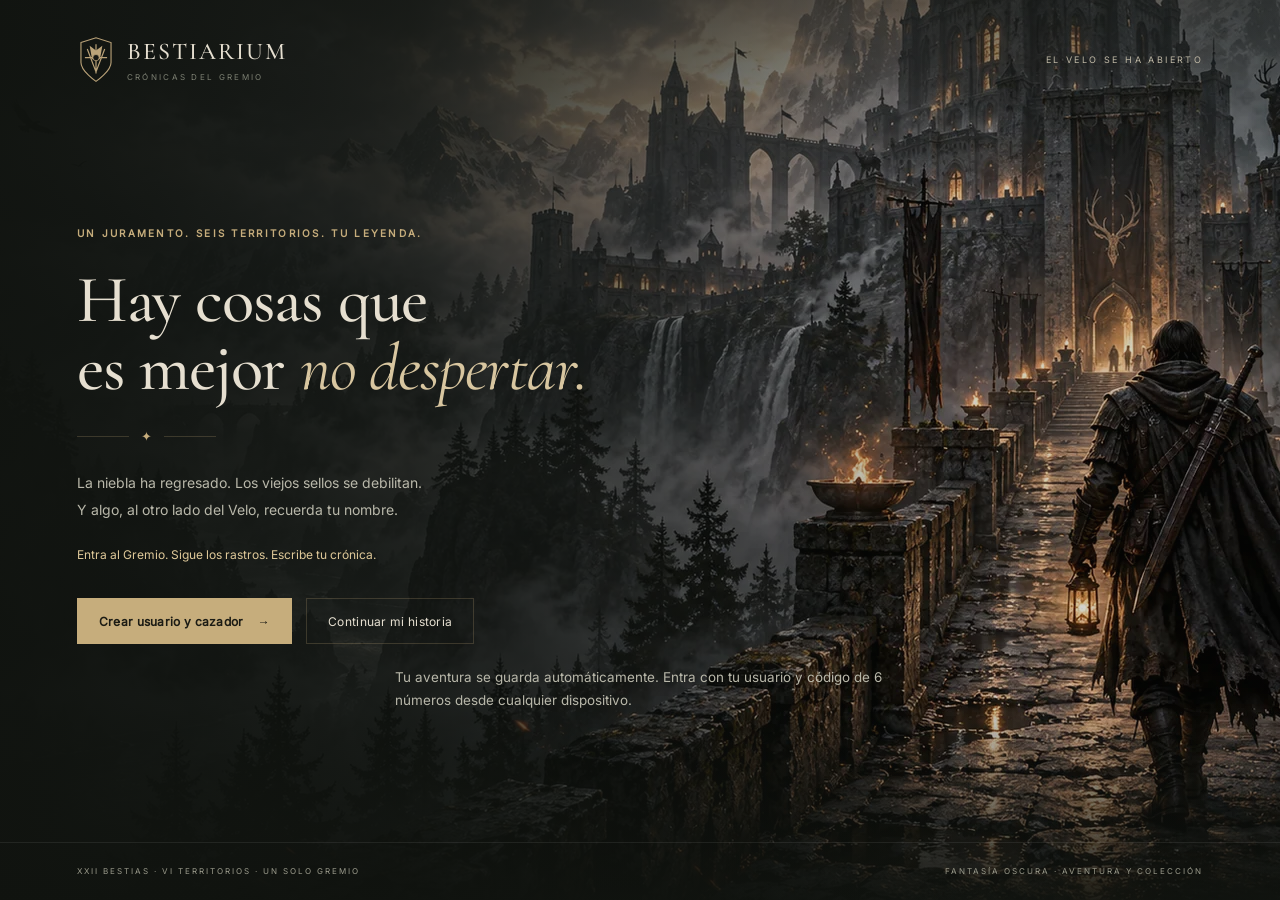
<file: index.html>
<!doctype html>
<html lang="es">
<head>
  <meta charset="utf-8">
  <meta name="viewport" content="width=device-width, initial-scale=1, viewport-fit=cover">
  <meta name="theme-color" content="#131411">
  <meta name="description" content="Cruza el Velo. Recorre seis territorios, sigue los rastros de 22 bestias y escribe tu leyenda en las crónicas del Gremio.">
  <title>Bestiarium · Crónicas del Gremio</title>
  <link rel="icon" href="assets/crest.svg" type="image/svg+xml">
  <link rel="preload" href="assets/art/guild-refuge.webp" as="image">
  <link rel="stylesheet" href="assets/css/grimoire.css?v=3.5.1">
  <script src="assets/js/config.js?v=3.5.1" defer></script>
  <script src="assets/js/catalog.js?v=3.5.1" defer></script>
  <script src="assets/js/campaign.js?v=3.5.1" defer></script>
  <script src="assets/js/storage.js?v=3.5.1" defer></script>
  <script src="assets/js/accounts.js?v=3.5.1" defer></script>
  <script src="assets/js/audio.js?v=3.5.1" defer></script>
  <script src="assets/js/app.js?v=3.5.1" defer></script>
</head>
<body>
<a class="skip" href="#main">Saltar al contenido</a>
<div id="intro" class="intro screen" hidden>
  <header class="intro-nav"><a class="wordmark" href="./"><img src="assets/crest.svg" alt="" width="38" height="48"><span>BESTIARIUM<small>CRÓNICAS DEL GREMIO</small></span></a><span class="edition">EL VELO SE HA ABIERTO</span></header>
  <main class="intro-content"><p class="eyebrow">UN JURAMENTO. SEIS TERRITORIOS. TU LEYENDA.</p><h1>Hay cosas que<br>es mejor <em>no despertar.</em></h1><div class="ornament"><span></span>✦<span></span></div><p>La niebla ha regresado. Los viejos sellos se debilitan.<br>Y algo, al otro lado del Velo, recuerda tu nombre.</p><p class="intro-invite">Entra al Gremio. Sigue los rastros. Escribe tu crónica.</p><div class="button-row"><button class="btn primary" data-account="signup">Crear usuario y cazador <span>→</span></button><button class="btn secondary" data-account="open">Continuar mi historia</button></div><p class="entry-note">Tu aventura se guarda automáticamente. Entra con tu usuario y código de 6 números desde cualquier dispositivo.</p></main>
  <footer class="intro-footer"><span>XXII BESTIAS · VI TERRITORIOS · UN SOLO GREMIO</span><span>FANTASÍA OSCURA · AVENTURA Y COLECCIÓN</span></footer>
</div>
<div id="registration" class="screen registration" hidden>
  <header class="reg-header"><button class="text-link" data-action="intro">← Volver al umbral</button><span class="eyebrow">EL GREMIO TE DA LA BIENVENIDA</span></header>
  <main class="reg-shell"><div class="reg-art"><img id="regPortrait" src="assets/art/hunter-1.webp" alt="Retrato de tu cazador"><div><span class="eyebrow">CADA LEYENDA EMPIEZA CON UN NOMBRE</span><h1>Tu lugar<br>en la crónica.</h1><p>Una persona o un equipo.<br>El mismo juramento ante el Velo.</p></div></div>
  <form id="registrationForm" class="reg-form"><p class="eyebrow">01 / IDENTIDAD DEL CAZADOR</p><h2 id="registrationTitle">Crea tu usuario y cazador</h2><fieldset id="signupAccess"><legend>Tu acceso a la aventura</legend><label for="signupUsername">Nombre de usuario</label><input id="signupUsername" name="username" placeholder="Ej.: cazador_nico" autocapitalize="none" spellcheck="false" autocomplete="username" minlength="3" maxlength="24" required aria-describedby="signupUsernameHelp"><p id="signupUsernameHelp" class="form-note">De 3 a 24 letras, números, puntos, guiones o guiones bajos. Puedes dar otro nombre a tu personaje.</p><label for="signupPin">Crea tu código de acceso · 6 números</label><input id="signupPin" name="pin" placeholder="Elige tus 6 números" type="password" inputmode="numeric" autocomplete="new-password" pattern="[0-9]{6}" minlength="6" maxlength="6" required aria-describedby="signupPinHelp"><p id="signupPinHelp" class="form-note">Tú eliges este código. Recuérdalo para volver a entrar; puede comenzar con cero.</p></fieldset><label for="playerName">Nombre del cazador o del equipo</label><input id="playerName" name="player" placeholder="¿Cómo te recordará el Gremio?" maxlength="32" required autocomplete="nickname"><fieldset><legend>Elige tu apariencia</legend><div id="avatarPicker" class="avatar-picker"></div></fieldset><label for="classSelect">Tu senda</label><select id="classSelect" name="specialty"></select><p id="classDescription" class="form-note"></p><label for="originSelect">Tu refugio de origen</label><select id="originSelect" name="origin"></select><figure id="originPreview" class="origin-preview"></figure><p class="form-note">Tu senda y tu origen forman parte de tu historia. Todas las sendas reciben las mismas recompensas.</p><button class="btn primary full" type="submit">Crear e iniciar mi historia <span>→</span></button><button class="text-link" type="button" data-account="open">¿Ya tienes usuario? Continuar mi historia →</button><p id="registrationFeedback" class="inline-feedback" role="alert" tabindex="-1"></p><p class="local-note">Guardado automático en este dispositivo y en el Gremio. No necesitas pulsar guardar.</p></form></main>
</div>
<div id="app" class="screen app-shell" hidden>
  <aside class="sidebar"><a href="#refugio" class="wordmark" data-view="refugio"><img src="assets/crest.svg" alt="" width="36" height="44"><span>BESTIARIUM<small>CRÓNICAS DEL GREMIO</small></span></a><div class="sidebar-rule"></div><p class="nav-label">EL GREMIO</p><nav aria-label="Navegación del Gremio" id="navigation"></nav><div class="sidebar-bottom"><div class="side-quote">«Lo que acecha en la niebla<br>también teme a algo.»<span>DEL PRIMER GRIMORIO</span></div><button class="side-control" data-action="settings"><span data-icon="settings"></span>Ajustes y guía</button><div class="save-status" id="saveStatus" role="status"></div><span class="build">BESTIARIUM · VOL. III</span></div></aside>
  <div class="app-body"><header class="topbar"><div class="breadcrumb"><span class="small-crest" data-icon="sigil"></span><span>EL GREMIO</span><span class="crumb-sep">/</span><strong id="currentView">Refugio</strong></div><div class="hud"><span class="hud-xp"><span data-icon="spark"></span><b id="hudXP">0</b> XP</span><button class="sound-button" id="soundButton" data-action="sound" aria-label="Activar sonido" aria-pressed="false"></button><button class="hud-profile" data-view="perfil"><img id="hudAvatar" src="assets/art/hunter-1.webp" alt=""><span><b id="hudName"></b><small id="hudRank"></small></span></button></div></header>
  <main id="main" tabindex="-1"><section id="view-refugio" class="view"></section><section id="view-atlas" class="view" hidden></section><section id="view-bestiario" class="view" hidden></section><section id="view-contratos" class="view" hidden></section><section id="view-inventario" class="view" hidden></section><section id="view-perfil" class="view" hidden></section><section id="view-codice" class="view" hidden></section><section id="view-taller" class="view" hidden></section><section id="view-cronica" class="view" hidden></section></main>
  <footer class="app-footer"><span>QUE EL FUEGO DEL REFUGIO NUNCA SE APAGUE.</span><span id="footerProgress">0 DE 22 BESTIAS SELLADAS</span></footer></div>
  <nav id="mobileNav" class="mobile-nav" aria-label="Navegación rápida"></nav>
</div>
<dialog id="storyDialog" class="story-dialog immersive" aria-labelledby="storyTitle"><div id="storyContent"></div></dialog>
<dialog id="detailDialog" class="detail-dialog" aria-labelledby="detailTitle"><div id="detailContent"></div></dialog>
<dialog id="settingsDialog" class="settings-dialog" aria-labelledby="settingsTitle"><button class="dialog-close" data-close="settingsDialog" aria-label="Cerrar ajustes">×</button><p class="eyebrow">LOS ARCHIVOS DEL GREMIO</p><h2 id="settingsTitle">Ajustes y guía</h2><button id="accountButton" class="btn secondary" data-account="open">Mi código de acceso</button><div class="setting"><div><strong>Música y efectos</strong><p>Ambientación del refugio, campanas y sellos.</p></div><input type="checkbox" id="soundSetting" aria-label="Activar música y efectos"></div><label class="audio-volume" for="musicVolume">Volumen de la música<input id="musicVolume" type="range" min="0" max="70" value="22"></label><p id="audioFeedback" class="form-note" role="status"></p><div class="setting"><div><strong>Movimiento reducido</strong><p>Revelaciones sin destellos ni movimientos.</p></div><input type="checkbox" id="motionSetting" aria-label="Reducir movimiento"></div><div class="help-block"><h3>El ciclo de la cacería</h3><ol><li><strong>Abre un contrato.</strong> Ingresa el código inicial en el Tablón.</li><li><strong>Sigue el rastro.</strong> Completa el desafío de tu expedición.</li><li><strong>Sella la bestia.</strong> Ingresa el código final y recibe el botín.</li></ol><p>Las bestias mantienen su identidad velada hasta la captura. Quimerax exige seis sellos clave de otros territorios.</p></div><div class="help-block"><h3>Tu crónica</h3><p id="progressHelp">Crea tu usuario o entra con tu código de seis números para guardar tu crónica en el Gremio y recuperarla desde otro dispositivo.</p></div><div class="help-block"><button class="text-link" data-action="intro">Volver al umbral</button><p>Tu progreso permanece guardado.</p></div></dialog>
<dialog id="ceremony" class="ceremony" aria-labelledby="ceremonyTitle"><div class="cer-embers" aria-hidden="true"></div><p class="eyebrow" id="ceremonyStep">EL SELLO RESPONDE</p><div id="ceremonyBody"></div><button id="ceremonyNext" class="btn primary" data-action="ceremonyNext">Revelar la bestia <span>→</span></button></dialog>
<dialog id="guildMenu" class="settings-dialog" aria-labelledby="guildMenuTitle"><button class="dialog-close" data-close="guildMenu" aria-label="Cerrar menú">×</button><p class="eyebrow">TU AVENTURA, A UN TOQUE</p><h2 id="guildMenuTitle">El Gremio</h2><div id="guildMenuLinks" class="guild-menu-links"></div><button class="btn secondary" data-action="settings">Cómo jugar y ajustes</button><button class="btn quiet" data-account="open">Mi código de acceso</button></dialog>
<dialog id="accountDialog" class="settings-dialog" aria-labelledby="accountTitle"><button class="dialog-close" data-account="close" aria-label="Cerrar cuenta">×</button><p class="eyebrow">ARCHIVOS DEL GREMIO</p><h2 id="accountTitle">Tu credencial, tu crónica</h2><p id="accountInfo" class="muted"></p><form id="accountForm" class="reg-form" style="padding:20px 0"><label for="accountUsername">Nombre de usuario</label><input id="accountUsername" name="username" placeholder="Ej.: cazador_nico" autocapitalize="none" spellcheck="false" autocomplete="username" minlength="3" maxlength="24" required aria-describedby="accountSetupNote"><label for="accountPin">Tu código de acceso · 6 números</label><input id="accountPin" name="pin" placeholder="Tus 6 números" type="password" inputmode="numeric" autocomplete="current-password" pattern="[0-9]{6}" minlength="6" maxlength="6" required><div class="button-row" style="margin-top:20px"><button class="btn primary" type="submit" value="login">Continuar mi historia →</button></div><p id="accountSetupNote" class="form-note"></p><button class="text-link" type="button" data-account="signup">¿Primera vez? Crea tu usuario y cazador →</button><p class="form-note">Entra con el mismo usuario y código de seis números que elegiste al registrarte. Tu personaje, historia y avance se recuperan automáticamente.</p></form><div id="accountActions" class="button-row" style="margin:25px 0" hidden><button class="btn secondary" data-account="sync">Actualizar crónica</button><button class="btn secondary" data-account="migration">Solicitar revisión de mi crónica local</button><button class="btn secondary" data-account="logout">Cerrar sesión</button></div><p id="accountFeedback" class="inline-feedback" role="status"></p></dialog>
<dialog id="accountLoading" class="connection-dialog" aria-labelledby="connectionTitle" aria-describedby="connectionText"><div class="guild-loader" aria-hidden="true">✦</div><p class="eyebrow">ARCHIVOS DEL GREMIO</p><h2 id="connectionTitle">Recuperando tu crónica</h2><p id="connectionText" role="status" aria-live="polite">La Archivista Kael está consultando tus registros.</p><p id="connectionHint" class="form-note">Espera mientras el Gremio confirma tus registros.</p></dialog>
<div id="toast" class="toast" role="status" aria-live="polite"></div>
<noscript><p class="noscript">Activa JavaScript para abrir las crónicas de Bestiarium.</p></noscript>
</body>
</html>
</file>
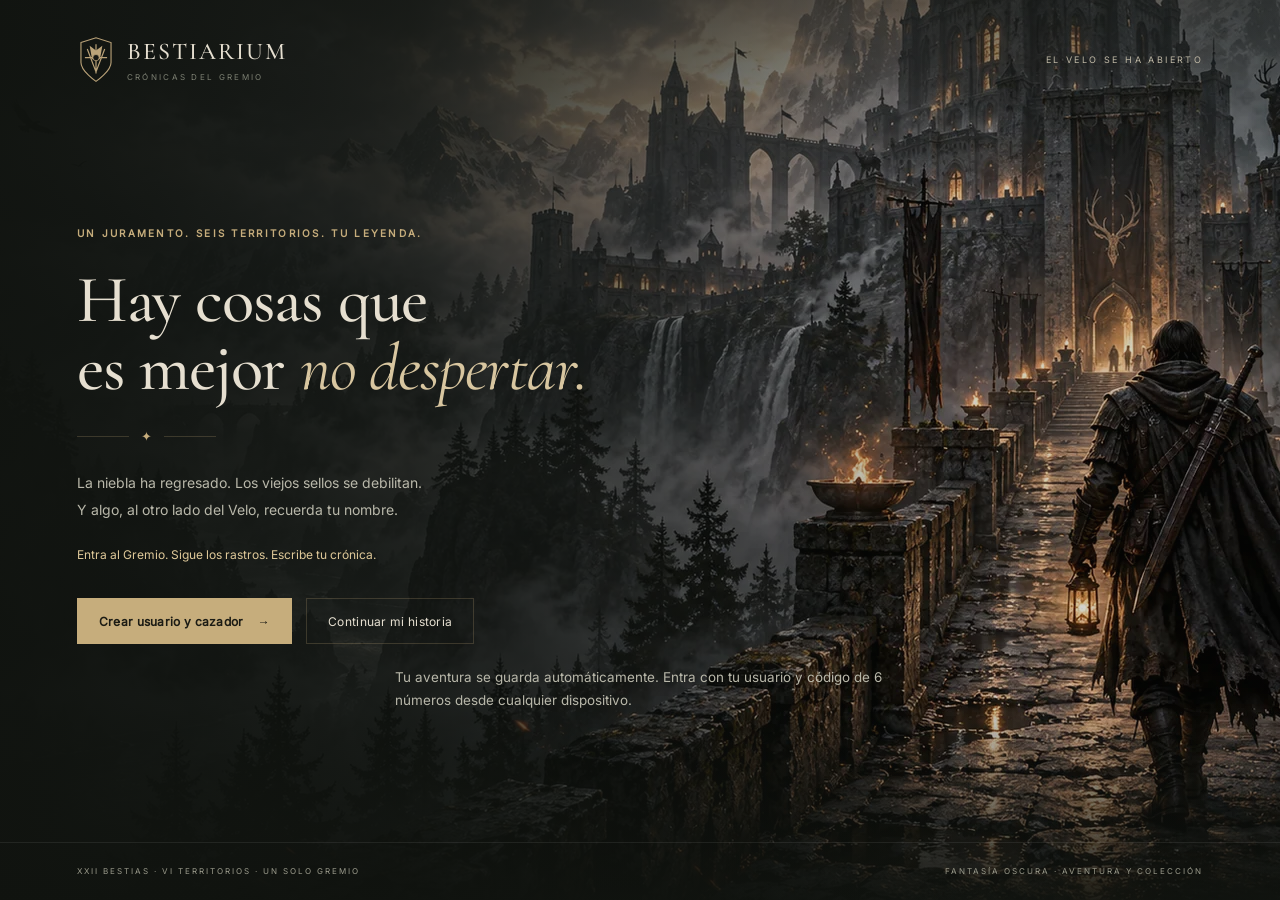
<file: preview/index.html>
<!doctype html>
<html lang="es">
<head>
  <base href="../">
  <meta charset="utf-8">
  <meta name="viewport" content="width=device-width, initial-scale=1, viewport-fit=cover">
  <meta name="theme-color" content="#131411">
  <meta name="description" content="Cruza el Velo. Recorre seis territorios, sigue los rastros de 22 bestias y escribe tu leyenda en las crónicas del Gremio.">
  <title>Bestiarium · Crónicas del Gremio</title>
  <link rel="icon" href="assets/crest.svg" type="image/svg+xml">
  <link rel="preload" href="assets/art/guild-refuge.webp" as="image">
  <link rel="stylesheet" href="assets/css/grimoire.css?v=3.5.1">
  <script src="assets/js/config.js?v=3.5.1" defer></script>
  <script src="assets/js/catalog.js?v=3.5.1" defer></script>
  <script src="assets/js/campaign.js?v=3.5.1" defer></script>
  <script src="assets/js/storage.js?v=3.5.1" defer></script>
  <script src="assets/js/accounts.js?v=3.5.1" defer></script>
  <script src="assets/js/audio.js?v=3.5.1" defer></script>
  <script src="assets/js/app.js?v=3.5.1" defer></script>
</head>
<body>
<a class="skip" href="#main">Saltar al contenido</a>
<div id="intro" class="intro screen" hidden>
  <header class="intro-nav"><a class="wordmark" href="./"><img src="assets/crest.svg" alt="" width="38" height="48"><span>BESTIARIUM<small>CRÓNICAS DEL GREMIO</small></span></a><span class="edition">EL VELO SE HA ABIERTO</span></header>
  <main class="intro-content"><p class="eyebrow">UN JURAMENTO. SEIS TERRITORIOS. TU LEYENDA.</p><h1>Hay cosas que<br>es mejor <em>no despertar.</em></h1><div class="ornament"><span></span>✦<span></span></div><p>La niebla ha regresado. Los viejos sellos se debilitan.<br>Y algo, al otro lado del Velo, recuerda tu nombre.</p><p class="intro-invite">Entra al Gremio. Sigue los rastros. Escribe tu crónica.</p><div class="button-row"><button class="btn primary" data-account="signup">Crear usuario y cazador <span>→</span></button><button class="btn secondary" data-account="open">Continuar mi historia</button></div><p class="entry-note">Tu aventura se guarda automáticamente. Entra con tu usuario y código de 6 números desde cualquier dispositivo.</p></main>
  <footer class="intro-footer"><span>XXII BESTIAS · VI TERRITORIOS · UN SOLO GREMIO</span><span>FANTASÍA OSCURA · AVENTURA Y COLECCIÓN</span></footer>
</div>
<div id="registration" class="screen registration" hidden>
  <header class="reg-header"><button class="text-link" data-action="intro">← Volver al umbral</button><span class="eyebrow">EL GREMIO TE DA LA BIENVENIDA</span></header>
  <main class="reg-shell"><div class="reg-art"><img id="regPortrait" src="assets/art/hunter-1.webp" alt="Retrato de tu cazador"><div><span class="eyebrow">CADA LEYENDA EMPIEZA CON UN NOMBRE</span><h1>Tu lugar<br>en la crónica.</h1><p>Una persona o un equipo.<br>El mismo juramento ante el Velo.</p></div></div>
  <form id="registrationForm" class="reg-form"><p class="eyebrow">01 / IDENTIDAD DEL CAZADOR</p><h2 id="registrationTitle">Crea tu usuario y cazador</h2><fieldset id="signupAccess"><legend>Tu acceso a la aventura</legend><label for="signupUsername">Nombre de usuario</label><input id="signupUsername" name="username" placeholder="Ej.: cazador_nico" autocapitalize="none" spellcheck="false" autocomplete="username" minlength="3" maxlength="24" required aria-describedby="signupUsernameHelp"><p id="signupUsernameHelp" class="form-note">De 3 a 24 letras, números, puntos, guiones o guiones bajos. Puedes dar otro nombre a tu personaje.</p><label for="signupPin">Crea tu código de acceso · 6 números</label><input id="signupPin" name="pin" placeholder="Elige tus 6 números" type="password" inputmode="numeric" autocomplete="new-password" pattern="[0-9]{6}" minlength="6" maxlength="6" required aria-describedby="signupPinHelp"><p id="signupPinHelp" class="form-note">Tú eliges este código. Recuérdalo para volver a entrar; puede comenzar con cero.</p></fieldset><label for="playerName">Nombre del cazador o del equipo</label><input id="playerName" name="player" placeholder="¿Cómo te recordará el Gremio?" maxlength="32" required autocomplete="nickname"><fieldset><legend>Elige tu apariencia</legend><div id="avatarPicker" class="avatar-picker"></div></fieldset><label for="classSelect">Tu senda</label><select id="classSelect" name="specialty"></select><p id="classDescription" class="form-note"></p><label for="originSelect">Tu refugio de origen</label><select id="originSelect" name="origin"></select><figure id="originPreview" class="origin-preview"></figure><p class="form-note">Tu senda y tu origen forman parte de tu historia. Todas las sendas reciben las mismas recompensas.</p><button class="btn primary full" type="submit">Crear e iniciar mi historia <span>→</span></button><button class="text-link" type="button" data-account="open">¿Ya tienes usuario? Continuar mi historia →</button><p id="registrationFeedback" class="inline-feedback" role="alert" tabindex="-1"></p><p class="local-note">Guardado automático en este dispositivo y en el Gremio. No necesitas pulsar guardar.</p></form></main>
</div>
<div id="app" class="screen app-shell" hidden>
  <aside class="sidebar"><a href="#refugio" class="wordmark" data-view="refugio"><img src="assets/crest.svg" alt="" width="36" height="44"><span>BESTIARIUM<small>CRÓNICAS DEL GREMIO</small></span></a><div class="sidebar-rule"></div><p class="nav-label">EL GREMIO</p><nav aria-label="Navegación del Gremio" id="navigation"></nav><div class="sidebar-bottom"><div class="side-quote">«Lo que acecha en la niebla<br>también teme a algo.»<span>DEL PRIMER GRIMORIO</span></div><button class="side-control" data-action="settings"><span data-icon="settings"></span>Ajustes y guía</button><div class="save-status" id="saveStatus" role="status"></div><span class="build">BESTIARIUM · VOL. III</span></div></aside>
  <div class="app-body"><header class="topbar"><div class="breadcrumb"><span class="small-crest" data-icon="sigil"></span><span>EL GREMIO</span><span class="crumb-sep">/</span><strong id="currentView">Refugio</strong></div><div class="hud"><span class="hud-xp"><span data-icon="spark"></span><b id="hudXP">0</b> XP</span><button class="sound-button" id="soundButton" data-action="sound" aria-label="Activar sonido" aria-pressed="false"></button><button class="hud-profile" data-view="perfil"><img id="hudAvatar" src="assets/art/hunter-1.webp" alt=""><span><b id="hudName"></b><small id="hudRank"></small></span></button></div></header>
  <main id="main" tabindex="-1"><section id="view-refugio" class="view"></section><section id="view-atlas" class="view" hidden></section><section id="view-bestiario" class="view" hidden></section><section id="view-contratos" class="view" hidden></section><section id="view-inventario" class="view" hidden></section><section id="view-perfil" class="view" hidden></section><section id="view-codice" class="view" hidden></section><section id="view-taller" class="view" hidden></section><section id="view-cronica" class="view" hidden></section></main>
  <footer class="app-footer"><span>QUE EL FUEGO DEL REFUGIO NUNCA SE APAGUE.</span><span id="footerProgress">0 DE 22 BESTIAS SELLADAS</span></footer></div>
  <nav id="mobileNav" class="mobile-nav" aria-label="Navegación rápida"></nav>
</div>
<dialog id="storyDialog" class="story-dialog immersive" aria-labelledby="storyTitle"><div id="storyContent"></div></dialog>
<dialog id="detailDialog" class="detail-dialog" aria-labelledby="detailTitle"><div id="detailContent"></div></dialog>
<dialog id="settingsDialog" class="settings-dialog" aria-labelledby="settingsTitle"><button class="dialog-close" data-close="settingsDialog" aria-label="Cerrar ajustes">×</button><p class="eyebrow">LOS ARCHIVOS DEL GREMIO</p><h2 id="settingsTitle">Ajustes y guía</h2><button id="accountButton" class="btn secondary" data-account="open">Mi código de acceso</button><div class="setting"><div><strong>Música y efectos</strong><p>Ambientación del refugio, campanas y sellos.</p></div><input type="checkbox" id="soundSetting" aria-label="Activar música y efectos"></div><label class="audio-volume" for="musicVolume">Volumen de la música<input id="musicVolume" type="range" min="0" max="70" value="22"></label><p id="audioFeedback" class="form-note" role="status"></p><div class="setting"><div><strong>Movimiento reducido</strong><p>Revelaciones sin destellos ni movimientos.</p></div><input type="checkbox" id="motionSetting" aria-label="Reducir movimiento"></div><div class="help-block"><h3>El ciclo de la cacería</h3><ol><li><strong>Abre un contrato.</strong> Ingresa el código inicial en el Tablón.</li><li><strong>Sigue el rastro.</strong> Completa el desafío de tu expedición.</li><li><strong>Sella la bestia.</strong> Ingresa el código final y recibe el botín.</li></ol><p>Las bestias mantienen su identidad velada hasta la captura. Quimerax exige seis sellos clave de otros territorios.</p></div><div class="help-block"><h3>Tu crónica</h3><p id="progressHelp">Crea tu usuario o entra con tu código de seis números para guardar tu crónica en el Gremio y recuperarla desde otro dispositivo.</p></div><div class="help-block"><button class="text-link" data-action="intro">Volver al umbral</button><p>Tu progreso permanece guardado.</p></div></dialog>
<dialog id="ceremony" class="ceremony" aria-labelledby="ceremonyTitle"><div class="cer-embers" aria-hidden="true"></div><p class="eyebrow" id="ceremonyStep">EL SELLO RESPONDE</p><div id="ceremonyBody"></div><button id="ceremonyNext" class="btn primary" data-action="ceremonyNext">Revelar la bestia <span>→</span></button></dialog>
<dialog id="guildMenu" class="settings-dialog" aria-labelledby="guildMenuTitle"><button class="dialog-close" data-close="guildMenu" aria-label="Cerrar menú">×</button><p class="eyebrow">TU AVENTURA, A UN TOQUE</p><h2 id="guildMenuTitle">El Gremio</h2><div id="guildMenuLinks" class="guild-menu-links"></div><button class="btn secondary" data-action="settings">Cómo jugar y ajustes</button><button class="btn quiet" data-account="open">Mi código de acceso</button></dialog>
<dialog id="accountDialog" class="settings-dialog" aria-labelledby="accountTitle"><button class="dialog-close" data-account="close" aria-label="Cerrar cuenta">×</button><p class="eyebrow">ARCHIVOS DEL GREMIO</p><h2 id="accountTitle">Tu credencial, tu crónica</h2><p id="accountInfo" class="muted"></p><form id="accountForm" class="reg-form" style="padding:20px 0"><label for="accountUsername">Nombre de usuario</label><input id="accountUsername" name="username" placeholder="Ej.: cazador_nico" autocapitalize="none" spellcheck="false" autocomplete="username" minlength="3" maxlength="24" required aria-describedby="accountSetupNote"><label for="accountPin">Tu código de acceso · 6 números</label><input id="accountPin" name="pin" placeholder="Tus 6 números" type="password" inputmode="numeric" autocomplete="current-password" pattern="[0-9]{6}" minlength="6" maxlength="6" required><div class="button-row" style="margin-top:20px"><button class="btn primary" type="submit" value="login">Continuar mi historia →</button></div><p id="accountSetupNote" class="form-note"></p><button class="text-link" type="button" data-account="signup">¿Primera vez? Crea tu usuario y cazador →</button><p class="form-note">Entra con el mismo usuario y código de seis números que elegiste al registrarte. Tu personaje, historia y avance se recuperan automáticamente.</p></form><div id="accountActions" class="button-row" style="margin:25px 0" hidden><button class="btn secondary" data-account="sync">Actualizar crónica</button><button class="btn secondary" data-account="migration">Solicitar revisión de mi crónica local</button><button class="btn secondary" data-account="logout">Cerrar sesión</button></div><p id="accountFeedback" class="inline-feedback" role="status"></p></dialog>
<dialog id="accountLoading" class="connection-dialog" aria-labelledby="connectionTitle" aria-describedby="connectionText"><div class="guild-loader" aria-hidden="true">✦</div><p class="eyebrow">ARCHIVOS DEL GREMIO</p><h2 id="connectionTitle">Recuperando tu crónica</h2><p id="connectionText" role="status" aria-live="polite">La Archivista Kael está consultando tus registros.</p><p id="connectionHint" class="form-note">Espera mientras el Gremio confirma tus registros.</p></dialog>
<div id="toast" class="toast" role="status" aria-live="polite"></div>
<noscript><p class="noscript">Activa JavaScript para abrir las crónicas de Bestiarium.</p></noscript>
</body>
</html>
</file>
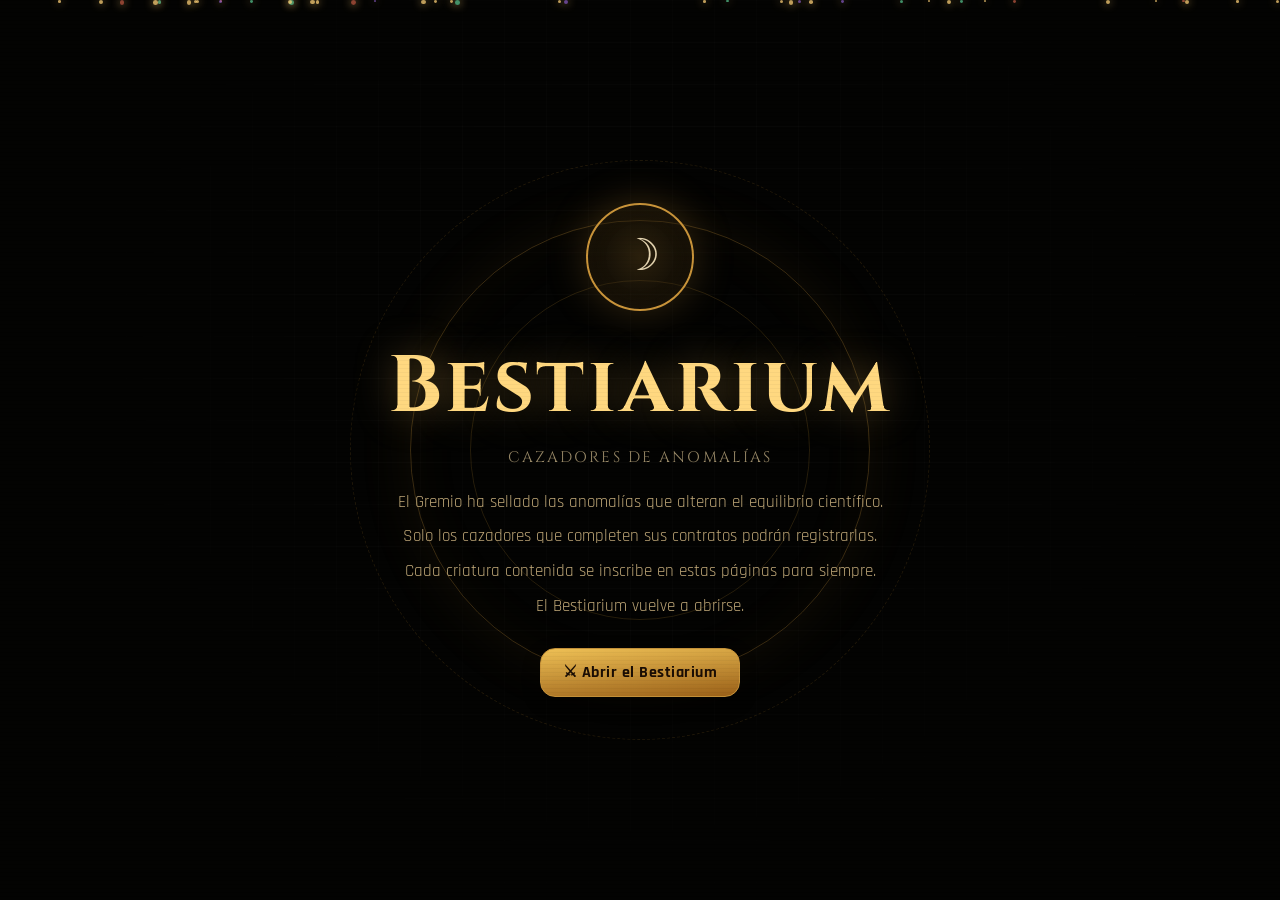
<file: Versión final Lista para subir.html>
<!DOCTYPE html>
<html lang="es">
<head>
<meta charset="UTF-8"/>
<meta name="viewport" content="width=device-width,initial-scale=1.0"/>
<title>Bestiarium V2.2 — 20 Bestias Integradas</title>
<link href="https://fonts.googleapis.com/css2?family=Cinzel:wght@400;600;700;900&family=Rajdhani:wght@400;500;600;700&family=Share+Tech+Mono&display=swap" rel="stylesheet">
<style>
/* ─── DESIGN SYSTEM ──────────────────────────────────── */
:root{
  --bg:#030302;
  --panel:#111009;
  --panel2:#1a1710;
  --panel3:#232016;
  --gold:#c9943a;
  --gold2:#e8b84a;
  --gold3:#ffd880;
  --amber:#d06818;
  --red:#a81c1c;
  --red2:#e05050;
  --green:#38b870;
  --green2:#80f0b0;
  --cyan:#3898cc;
  --violet:#8850c0;
  --text:#e4d4b0;
  --text2:#9a8a68;
  --border:#2e2518;
  --border2:#4a3820;
  --shadow-g:0 0 24px rgba(201,148,58,.12);
}

*{box-sizing:border-box;margin:0;padding:0}
html{scroll-behavior:smooth}
body{
  min-height:100vh;background:var(--bg);color:var(--text);
  font-family:'Rajdhani',sans-serif;overflow-x:hidden;
}
body::before{/* grid texture */
  content:"";position:fixed;inset:0;pointer-events:none;z-index:0;
  background-image:
    linear-gradient(rgba(255,255,255,.018) 1px,transparent 1px),
    linear-gradient(90deg,rgba(255,255,255,.015) 1px,transparent 1px);
  background-size:42px 42px;
  mask-image:radial-gradient(circle at 50% 40%,black 30%,transparent 72%);
}
body::after{/* scanlines */
  content:"";position:fixed;inset:0;pointer-events:none;z-index:90;
  background:repeating-linear-gradient(0deg,transparent,transparent 3px,rgba(0,0,0,.03) 3px,rgba(0,0,0,.03) 4px);
}

h1,h2,h3,h4{font-family:'Cinzel',serif;letter-spacing:.04em}
h1{font-size:clamp(2.4rem,7vw,5rem);color:var(--gold3);text-shadow:0 0 40px rgba(240,192,96,.35)}
h2{color:var(--gold2);font-size:clamp(1.3rem,2.4vw,1.9rem)}
h3{color:var(--gold2);font-size:1.05rem}

/* ─── PARTICLES ──────────────────────────────────────── */
#particles{position:fixed;inset:0;pointer-events:none;z-index:0;overflow:hidden}
.p{
  position:absolute;border-radius:50%;
  background:rgba(255,210,120,.75);box-shadow:0 0 8px rgba(255,210,120,.9);
  animation:rise linear infinite;
}
@keyframes rise{
  from{transform:translateY(105vh);opacity:0}
  10%{opacity:.6}90%{opacity:.6}
  to{transform:translateY(-10vh) translateX(28px);opacity:0}
}

/* ─── SCREENS ─────────────────────────────────────────── */
.screen{display:none;min-height:100vh;position:relative;z-index:1}
.screen.active{animation:fadeIn .4s ease both}
@keyframes fadeIn{from{opacity:0;transform:translateY(6px)}to{opacity:1;transform:none}}
#introScreen.active{display:grid;place-items:center;text-align:center}
#registerScreen.active{display:grid;place-items:center;padding:20px}
#hubScreen.active{display:flex;flex-direction:column}

/* ─── INTRO ───────────────────────────────────────────── */
.intro-rings{position:absolute;inset:0;display:grid;place-items:center;pointer-events:none}
.ring{position:absolute;border-radius:50%}
.ring-1{width:460px;height:460px;border:1px solid rgba(201,148,58,.28);box-shadow:0 0 60px rgba(201,148,58,.08),inset 0 0 60px rgba(201,148,58,.04);animation:spin 32s linear infinite}
.ring-2{width:580px;height:580px;border:1px dashed rgba(201,148,58,.14);animation:spin 50s linear infinite reverse}
.ring-3{width:340px;height:340px;border:1px solid rgba(201,148,58,.18);animation:spin 24s linear infinite reverse}
@keyframes spin{to{transform:rotate(360deg)}}

.intro-body{position:relative;z-index:2;padding:40px 24px;max-width:760px}
.crest{
  width:108px;height:108px;border-radius:50%;margin:0 auto 22px;
  border:2px solid var(--gold);display:grid;place-items:center;font-size:44px;
  background:radial-gradient(circle,rgba(201,148,58,.2),rgba(0,0,0,.4));
  box-shadow:0 0 40px rgba(201,148,58,.25),inset 0 0 20px rgba(201,148,58,.1);
  animation:crestPulse 2.6s ease-in-out infinite;
}
@keyframes crestPulse{0%,100%{transform:scale(1);filter:brightness(1)}50%{transform:scale(1.05);filter:brightness(1.28)}}
.intro-sub{color:var(--text2);font-family:'Cinzel',serif;letter-spacing:.14em;font-size:.95rem;margin:6px 0 0}
.intro-lines{margin:22px auto 30px;max-width:660px;display:grid;gap:10px}
.intro-lines span{color:#c0a878;font-size:1.06rem;line-height:1.45;opacity:0;animation:lineIn .55s ease forwards}
.intro-lines span:nth-child(1){animation-delay:.25s}
.intro-lines span:nth-child(2){animation-delay:.6s}
.intro-lines span:nth-child(3){animation-delay:.95s}
.intro-lines span:nth-child(4){animation-delay:1.3s}
@keyframes lineIn{from{opacity:0;transform:translateY(8px);filter:blur(5px)}to{opacity:1;transform:none;filter:none}}

/* ─── REGISTER ─────────────────────────────────────────── */
.reg-card{
  width:min(660px,100%);padding:34px;
  background:linear-gradient(155deg,rgba(26,23,14,.97),rgba(10,9,5,.96));
  border:1px solid var(--border2);border-radius:24px;
  box-shadow:0 0 60px rgba(0,0,0,.5),var(--shadow-g);
  animation:riseIn .5s ease both;
}
@keyframes riseIn{from{opacity:0;transform:translateY(18px)}to{opacity:1;transform:none}}
label{display:block;color:var(--gold2);font-weight:700;font-size:1rem;margin-bottom:8px}
input,select,textarea{
  width:100%;padding:13px 15px;background:rgba(0,0,0,.5);color:var(--text);
  border:1px solid var(--border);border-radius:13px;
  font-family:'Rajdhani',sans-serif;font-size:1rem;outline:none;transition:.2s;
}
input:focus,select:focus{border-color:var(--gold);box-shadow:0 0 0 3px rgba(201,148,58,.14)}
select option{background:#1a1408}
.row2{display:grid;grid-template-columns:1fr 1fr;gap:16px}
@media(max-width:500px){.row2{grid-template-columns:1fr}}

/* ─── BUTTONS ─────────────────────────────────────────── */
.btn{
  display:inline-flex;align-items:center;gap:8px;cursor:pointer;
  border:1px solid var(--gold);padding:13px 22px;
  background:linear-gradient(175deg,#eec055,#9a6018);
  color:#1a0d04;font-weight:900;font-family:'Rajdhani',sans-serif;
  font-size:1rem;letter-spacing:.03em;
  border-radius:15px;transition:.2s;position:relative;overflow:hidden;
  box-shadow:0 6px 18px rgba(0,0,0,.3);
}
.btn::after{
  content:"";position:absolute;top:0;bottom:0;left:-50%;width:45%;
  background:linear-gradient(90deg,transparent,rgba(255,255,255,.34),transparent);
  transform:skewX(-20deg);transition:.35s;
}
.btn:hover{transform:translateY(-2px);filter:brightness(1.08);box-shadow:0 10px 26px rgba(0,0,0,.35),0 0 22px rgba(201,148,58,.2)}
.btn:hover::after{left:125%}
.btn:active{transform:translateY(0)}
.btn.sec{background:linear-gradient(175deg,#1c1810,#0a0906);color:var(--gold2)}
.btn.ghost{background:transparent;border-color:rgba(201,148,58,.3);color:var(--text2);font-weight:600}
.btn.ghost:hover{border-color:var(--gold);color:var(--gold2)}
.btn.danger{border-color:#c03030;background:linear-gradient(175deg,#b83030,#681010);color:#fff}
.btn.sm{padding:8px 14px;font-size:.88rem;border-radius:12px}
.btn:disabled{opacity:.4;cursor:not-allowed;transform:none;filter:none}

/* ─── TOPBAR ──────────────────────────────────────────── */
.topbar{
  position:sticky;top:0;z-index:40;
  display:flex;align-items:center;justify-content:space-between;flex-wrap:wrap;gap:10px;
  padding:11px 24px;
  background:rgba(3,3,2,.88);backdrop-filter:blur(16px);
  border-bottom:1px solid var(--border);
}
.brand{display:flex;align-items:center;gap:11px}
.brand-mark{width:42px;height:42px;border-radius:50%;border:1px solid var(--gold);display:grid;place-items:center;font-size:19px;background:rgba(201,148,58,.08);box-shadow:0 0 14px rgba(201,148,58,.12)}
.brand-text strong{font-family:'Cinzel',serif;color:var(--gold2);display:block;font-size:.95rem}
.brand-text span{color:var(--text2);font-size:.8rem}
.hud{display:flex;gap:7px;flex-wrap:wrap;justify-content:flex-end}
.pill{
  padding:6px 11px;border-radius:999px;
  border:1px solid var(--border);background:rgba(0,0,0,.4);
  font-family:'Share Tech Mono',monospace;font-size:.8rem;color:var(--text2);
}
.pill b{color:var(--gold2)}
.pill.rank{border-color:rgba(201,148,58,.4);background:rgba(201,148,58,.07)}

/* ─── TICKER ──────────────────────────────────────────── */
.ticker{
  display:flex;align-items:center;gap:10px;
  padding:7px 24px;background:rgba(0,0,0,.25);
  border-bottom:1px solid var(--border);
}
.t-label{font-family:'Share Tech Mono',monospace;font-size:.74rem;color:var(--red2);font-weight:700;white-space:nowrap;letter-spacing:.1em}
.t-text{font-size:.88rem;color:var(--text2);animation:tPulse 3s ease-in-out infinite;overflow:hidden;text-overflow:ellipsis;white-space:nowrap}
@keyframes tPulse{0%,100%{opacity:.65}50%{opacity:1}}

/* ─── HUB LAYOUT ─────────────────────────────────────── */
.hub{display:grid;grid-template-columns:240px 1fr;flex:1;min-height:0}
@media(max-width:760px){.hub{grid-template-columns:1fr}}

.sidebar{
  background:rgba(0,0,0,.28);border-right:1px solid var(--border);
  padding:16px 12px;display:grid;gap:4px;align-content:start;
  position:sticky;top:82px;height:calc(100vh - 82px);overflow-y:auto;
}
@media(max-width:760px){.sidebar{position:static;height:auto;display:flex;overflow-x:auto;padding:10px;border-right:none;border-bottom:1px solid var(--border)}}

.nav{
  display:flex;align-items:center;gap:9px;padding:11px 12px;
  border-radius:13px;cursor:pointer;border:1px solid transparent;
  background:transparent;color:var(--text2);
  font-family:'Rajdhani',sans-serif;font-weight:600;font-size:.94rem;
  text-align:left;transition:.18s;width:100%;white-space:nowrap;
}
.nav:hover{background:rgba(201,148,58,.07);color:var(--text);border-color:var(--border)}
.nav.active{background:rgba(201,148,58,.1);color:var(--gold2);border-color:var(--border2)}
.nav .ni{font-size:1.1rem;flex-shrink:0}
.nav .nb{margin-left:auto;background:var(--red);color:#fff;font-family:'Share Tech Mono',monospace;font-size:.7rem;padding:1px 6px;border-radius:999px}
.sdiv{height:1px;background:var(--border);margin:6px 0}

/* ─── MAIN CONTENT ───────────────────────────────────── */
.main{padding:22px 26px;overflow-y:auto}
@media(max-width:760px){.main{padding:14px}}
.sec{display:none;animation:secIn .22s ease both}
.sec.active{display:block}
@keyframes secIn{from{opacity:0;transform:translateY(7px);filter:blur(3px)}to{opacity:1;transform:none;filter:none}}
.sec-head{margin-bottom:22px}
.sec-head p{color:var(--text2);font-size:.95rem;margin-top:5px;line-height:1.4}

/* ─── BESTIARY STATS ─────────────────────────────────── */
.bstats{display:flex;gap:12px;flex-wrap:wrap;margin-bottom:20px}
.bstat{padding:10px 14px;border-radius:11px;border:1px solid var(--border2);background:rgba(0,0,0,.4);font-family:'Share Tech Mono',monospace}
.bstat .sn{font-size:1.5rem;color:var(--gold2);display:block;line-height:1}
.bstat .sl{font-size:.7rem;color:var(--text2);letter-spacing:.1em}

.prog-wrap{margin-bottom:22px}
.prog-lbl{display:flex;justify-content:space-between;font-size:.82rem;color:var(--text2);margin-bottom:7px}
.prog-bar{height:5px;background:rgba(255,255,255,.06);border-radius:999px;overflow:hidden}
.prog-fill{height:100%;background:linear-gradient(90deg,var(--gold),var(--gold3));border-radius:999px;transition:width .9s cubic-bezier(.4,0,.2,1)}

/* ─── MONSTER GRID ───────────────────────────────────── */
.beast-grid{display:grid;grid-template-columns:repeat(auto-fill,minmax(258px,1fr));gap:15px}

/* BASE CARD */
.mcard{border-radius:19px;padding:18px;position:relative;overflow:hidden;transition:transform .2s,box-shadow .2s}

/* LOCKED */
.mcard.locked{
  background:linear-gradient(155deg,#0c0b08,#060504);
  border:1px solid #1c1a14;cursor:default;
}
.mcard.locked::before{
  content:"CLASIFICADO";position:absolute;top:14px;right:-24px;
  background:rgba(60,10,10,.85);color:rgba(255,80,80,.65);
  font-family:'Share Tech Mono',monospace;font-size:.65rem;letter-spacing:.2em;
  padding:4px 38px;transform:rotate(35deg);border:1px solid rgba(180,40,40,.3);
}
.mcard.locked .ci{font-size:2.4rem;filter:grayscale(1) brightness(.18)}
.mcard.locked .cn{color:#2a2620;font-size:1rem;letter-spacing:.12em}
.mcard.locked .ct{color:#1e1c16}
.mcard.locked .clore{
  background:rgba(0,0,0,.3);border-radius:8px;padding:10px;min-height:55px;
  background-image:repeating-linear-gradient(0deg,transparent,transparent 18px,#141210 18px,#141210 19px);
}
.mcard.locked .chint{color:#1e1c14;font-size:.78rem;margin-top:8px}

/* AVAILABLE */
.mcard.available{
  background:linear-gradient(155deg,rgba(18,14,8,.97),rgba(8,7,4,.96));
  border:1px solid #5a3a14;
  animation:avPulse 3.2s ease-in-out infinite;
}
@keyframes avPulse{0%,100%{box-shadow:0 0 18px rgba(200,100,20,.08)}50%{box-shadow:0 0 30px rgba(200,100,20,.2)}}
.mcard.available:hover{transform:translateY(-4px);box-shadow:0 10px 28px rgba(0,0,0,.4),0 0 24px rgba(200,100,20,.18)}
.mcard.available::before{
  content:"EN CACERÍA";position:absolute;top:14px;right:-22px;
  background:rgba(80,40,0,.85);color:rgba(255,150,50,.8);
  font-family:'Share Tech Mono',monospace;font-size:.65rem;letter-spacing:.15em;
  padding:4px 36px;transform:rotate(35deg);border:1px solid rgba(200,90,10,.3);
}
.mcard.available .ci{font-size:2.4rem;filter:grayscale(.5) brightness(.7);animation:qPulse 2.2s ease-in-out infinite}
@keyframes qPulse{0%,100%{transform:scale(1)}50%{transform:scale(1.1)}}
.mcard.available .cn{color:var(--amber)}

/* CAPTURED */
.mcard.captured{
  background:linear-gradient(155deg,rgba(24,20,12,.97),rgba(10,9,5,.96));
  border:1px solid var(--border2);
  box-shadow:0 0 22px rgba(201,148,58,.08);
}
.mcard.captured:hover{transform:translateY(-4px);box-shadow:0 10px 30px rgba(0,0,0,.45),0 0 28px rgba(201,148,58,.15)}
.mcard.captured::before{
  content:"CONTENIDA";position:absolute;top:14px;right:-20px;
  background:rgba(0,50,25,.85);color:rgba(70,210,120,.8);
  font-family:'Share Tech Mono',monospace;font-size:.65rem;letter-spacing:.15em;
  padding:4px 34px;transform:rotate(35deg);border:1px solid rgba(50,140,70,.3);
}
.mcard.captured .ci{font-size:2.5rem;filter:drop-shadow(0 0 12px rgba(255,210,120,.28))}
.mcard.captured .cn{color:var(--gold2)}

/* CARD INTERNALS */
.card-top{display:flex;align-items:flex-start;gap:13px;margin-bottom:13px}
.ci-wrap{flex-shrink:0;width:60px;height:60px;border-radius:14px;display:grid;place-items:center;background:rgba(0,0,0,.4);border:1px solid rgba(255,255,255,.05)}
.cmeta{flex:1;min-width:0}
.cn{font-family:'Cinzel',serif;font-size:1rem;margin-bottom:3px}
.ct{font-family:'Share Tech Mono',monospace;font-size:.76rem;letter-spacing:.04em}
.ct.viral{color:#c05858}.ct.bacterial{color:#58a058}.ct.cellular{color:#5878c0}.ct.energy{color:#c09030}.ct.genetic{color:#8858c0}.ct.boss{color:var(--gold2)}.ct.unknown{color:#303028}
.stars{display:flex;gap:3px;margin-top:5px}
.star{width:10px;height:10px;border-radius:50%}
.star.on{background:var(--amber);box-shadow:0 0 5px rgba(200,100,20,.5)}
.star.off{background:rgba(255,255,255,.1)}
.cdiv{height:1px;background:rgba(255,255,255,.06);margin:11px 0}
.cinfo{font-size:.86rem;color:var(--text2);line-height:1.4;margin-bottom:6px}
.cinfo strong{color:var(--text)}
.clore{font-size:.85rem;color:var(--text2);line-height:1.5;font-style:italic;padding:9px 11px;background:rgba(0,0,0,.3);border-radius:9px;border-left:2px solid rgba(201,148,58,.25)}
.cmats{display:flex;flex-wrap:wrap;gap:5px;margin-top:9px}
.mat{padding:3px 8px;border-radius:7px;font-size:.73rem;background:rgba(201,148,58,.1);border:1px solid rgba(201,148,58,.22);color:var(--gold2);font-family:'Share Tech Mono',monospace}
.cdate{font-family:'Share Tech Mono',monospace;font-size:.72rem;color:var(--text2);margin-top:9px;opacity:.65}
.cbtn{margin-top:12px;width:100%}



/* ─── ZONAS DEL BESTIARIUM + BESTIAS SVG ────────────── */
.zone-block{
  margin:0 0 28px;
  padding:18px;
  border:1px solid var(--border);
  border-radius:22px;
  background:
    radial-gradient(circle at var(--zx,20%) 10%,rgba(201,148,58,.10),transparent 32%),
    linear-gradient(155deg,rgba(12,10,6,.88),rgba(5,5,3,.92));
  position:relative;
  overflow:hidden;
  animation:zoneIn .45s ease both;
}
.zone-block::before{
  content:"";position:absolute;inset:-40%;pointer-events:none;opacity:.16;
  background:radial-gradient(circle, var(--zcolor,rgba(201,148,58,.45)) 0 2px, transparent 3px);
  background-size:38px 38px;
  animation:zoneDrift 24s linear infinite;
}
.zone-block::after{
  content:"";position:absolute;inset:0;pointer-events:none;opacity:.18;
  background:linear-gradient(120deg,transparent 0%,rgba(255,255,255,.06) 48%,transparent 58%);
  transform:translateX(-120%);
  animation:zoneGleam 8s ease-in-out infinite;
}
.zone-head{position:relative;z-index:1;display:flex;align-items:flex-start;justify-content:space-between;gap:14px;margin-bottom:15px;flex-wrap:wrap}
.zone-title{display:flex;align-items:center;gap:12px}
.zone-orb{width:48px;height:48px;border-radius:15px;display:grid;place-items:center;border:1px solid rgba(255,255,255,.08);background:radial-gradient(circle,var(--zcolor,rgba(201,148,58,.3)),rgba(0,0,0,.3));box-shadow:0 0 24px var(--zglow,rgba(201,148,58,.14));font-size:1.4rem;animation:orbPulse 3.2s ease-in-out infinite}
.zone-head p{color:var(--text2);font-size:.9rem;line-height:1.35;margin-top:4px;max-width:780px}
.zone-meter{min-width:180px;padding:10px 12px;border-radius:13px;background:rgba(0,0,0,.32);border:1px solid var(--border);font-family:'Share Tech Mono',monospace;color:var(--text2);font-size:.76rem}
.zone-meter b{display:block;color:var(--gold2);font-size:1.08rem;margin-bottom:5px}
.zone-mini-bar{height:5px;border-radius:999px;background:rgba(255,255,255,.07);overflow:hidden}.zone-mini-fill{height:100%;background:linear-gradient(90deg,var(--gold),var(--gold3));border-radius:999px;transition:width .8s ease}
@keyframes zoneIn{from{opacity:0;transform:translateY(16px);filter:blur(5px)}to{opacity:1;transform:none;filter:none}}
@keyframes zoneDrift{to{transform:translate3d(80px,-80px,0)}}
@keyframes zoneGleam{0%,65%{transform:translateX(-120%)}100%{transform:translateX(120%)}}
@keyframes orbPulse{0%,100%{transform:scale(1);filter:brightness(1)}50%{transform:scale(1.06);filter:brightness(1.25)}}

.mcard{animation:cardRise .46s ease both;animation-delay:var(--d,0ms)}
@keyframes cardRise{from{opacity:0;transform:translateY(18px) scale(.985)}to{opacity:1;transform:none}}
.mcard::after{content:"";position:absolute;inset:0;pointer-events:none;background:radial-gradient(circle at 25% 0%,rgba(255,216,128,.08),transparent 38%);opacity:.7}
.mcard.locked{animation:cardRise .46s ease both, lockedBreath 4.5s ease-in-out infinite}
@keyframes lockedBreath{0%,100%{filter:brightness(.85)}50%{filter:brightness(1.05)}}

.ci-wrap{width:78px;height:78px;border-radius:18px;overflow:hidden;position:relative}
.beast-stage{position:relative;display:grid;place-items:center;width:100%;height:100%}
.beast-stage::after{content:"";position:absolute;inset:10%;border-radius:50%;background:radial-gradient(circle,rgba(255,216,128,.12),transparent 65%);opacity:.7;animation:auraPulse 2.8s ease-in-out infinite}
@keyframes auraPulse{0%,100%{transform:scale(.9);opacity:.35}50%{transform:scale(1.1);opacity:.75}}
.monster-svg{width:100%;height:100%;display:block;position:relative;z-index:1;overflow:visible;--svg-main:#c9943a;--svg-stroke:#ffd880;--svg-core:#fff2c8;--svg-dark:#4a3820}
.monster-svg .body{fill:var(--svg-main);stroke:var(--svg-stroke);stroke-width:3;stroke-linejoin:round}
.monster-svg .core{fill:var(--svg-core);stroke:var(--svg-stroke);stroke-width:2}
.monster-svg .detail{fill:none;stroke:var(--svg-stroke);stroke-width:4;stroke-linecap:round;stroke-linejoin:round;opacity:.82}
.monster-svg .soft{fill:var(--svg-stroke);opacity:.4}
.monster-svg .eye{fill:#fff6c9;filter:drop-shadow(0 0 5px var(--svg-stroke))}
.monster-svg.viral{--svg-main:#9c2835;--svg-stroke:#f06b78;--svg-core:#ffd0d4}
.monster-svg.bacterial{--svg-main:#287b4a;--svg-stroke:#76e0a0;--svg-core:#d8ffe8}
.monster-svg.fungal{--svg-main:#6b3f88;--svg-stroke:#c98bff;--svg-core:#efd6ff}
.monster-svg.parasite{--svg-main:#7a5f2a;--svg-stroke:#e0c15f;--svg-core:#fff0b0}
.monster-svg.cellular{--svg-main:#284a92;--svg-stroke:#7aa8ff;--svg-core:#d4e3ff}
.monster-svg.genetic{--svg-main:#5d3697;--svg-stroke:#b889ff;--svg-core:#f1ddff}
.monster-svg.energy{--svg-main:#b56b16;--svg-stroke:#ffd05f;--svg-core:#fff6c8}
.monster-svg.body{--svg-main:#8f3f56;--svg-stroke:#ff91a8;--svg-core:#ffe0e6}
.monster-svg.boss{--svg-main:#7e2e19;--svg-stroke:#ffd880;--svg-core:#ffefb2}
.monster-svg.locked{--svg-main:#11100d;--svg-stroke:#47351d;--svg-core:#1d1710;filter:grayscale(1) brightness(.42) contrast(1.4);opacity:.92;animation:shadowPulse 3.8s ease-in-out infinite}
.monster-svg.available{filter:saturate(.75) sepia(.25) brightness(.75);animation:beastBreath 2.8s ease-in-out infinite}
.monster-svg.captured{filter:drop-shadow(0 0 13px color-mix(in srgb,var(--svg-stroke) 45%,transparent));animation:beastFloat 3.4s ease-in-out infinite}
.monster-svg.tiny{width:34px;height:34px}.monster-svg.card{width:84px;height:84px}.monster-svg.ceremony{width:min(260px,65vw);height:min(260px,65vw)}
.monster-svg .spark{animation:sparkle 1.7s ease-in-out infinite}.monster-svg .wiggle{animation:wiggle 2.4s ease-in-out infinite;transform-origin:80px 80px}.monster-svg .spin-slow{animation:spin 18s linear infinite;transform-origin:80px 80px}
@keyframes shadowPulse{0%,100%{transform:scale(.98);opacity:.7}50%{transform:scale(1.04);opacity:1}}
@keyframes beastBreath{0%,100%{transform:translateY(0) scale(1)}50%{transform:translateY(-3px) scale(1.045)}}
@keyframes beastFloat{0%,100%{transform:translateY(0) rotate(-1deg)}50%{transform:translateY(-5px) rotate(1deg)}}
@keyframes sparkle{0%,100%{opacity:.25;transform:scale(.75)}50%{opacity:1;transform:scale(1.2)}}
@keyframes wiggle{0%,100%{transform:rotate(-2deg)}50%{transform:rotate(2deg)}}

.cer-icon{display:grid;place-items:center;font-size:initial;margin-bottom:18px;animation:none;filter:none}.cer-icon .monster-svg{filter:drop-shadow(0 0 30px rgba(255,210,120,.36));}
.tr-icon{width:38px;height:38px;display:grid;place-items:center;flex-shrink:0}.tr-icon .monster-svg{width:38px;height:38px}
.cap-chip .monster-svg,.aitem .monster-svg{width:30px;height:30px;flex-shrink:0}

/* ─── ANIMACIONES POR SECCIÓN ───────────────────────── */
.sec.active .sec-head{animation:headReveal .35s ease both}.sec.active .bstats .bstat{animation:popIn .35s ease both}.sec.active .bstats .bstat:nth-child(2){animation-delay:.05s}.sec.active .bstats .bstat:nth-child(3){animation-delay:.1s}.sec.active .bstats .bstat:nth-child(4){animation-delay:.15s}
.pcard{position:relative;overflow:hidden}.pcard::after{content:"";position:absolute;inset:-60%;background:conic-gradient(from 90deg,transparent,rgba(255,216,128,.08),transparent 28%);animation:spin 16s linear infinite;pointer-events:none}.pcard>*{position:relative;z-index:1}.code-row input:not(:placeholder-shown){box-shadow:0 0 0 3px rgba(201,148,58,.12),0 0 18px rgba(201,148,58,.18);border-color:var(--gold2)}
.prof-hero{position:relative;overflow:hidden}.prof-hero::after{content:"";position:absolute;inset:0;background:linear-gradient(120deg,transparent,rgba(255,216,128,.07),transparent);transform:translateX(-100%);animation:zoneGleam 7s ease-in-out infinite}.rank-badge{animation:crestPulse 3.5s ease-in-out infinite}.pstat{animation:popIn .38s ease both}.iitem{animation:popIn .38s ease both}.iitem:nth-child(3n){animation-delay:.07s}.iitem:nth-child(3n+2){animation-delay:.13s}.iitem:hover{transform:translateY(-4px);box-shadow:0 12px 24px rgba(0,0,0,.35),0 0 20px rgba(201,148,58,.12)}.irare.rare{animation:rareGlow 1.8s ease-in-out infinite}
.aitem{animation:slideIn .3s ease both}.ticker{position:relative;overflow:hidden}.ticker::after{content:"";position:absolute;inset:0;background:linear-gradient(90deg,transparent,rgba(224,80,80,.08),transparent);transform:translateX(-120%);animation:tickerScan 5.5s linear infinite;pointer-events:none}
@keyframes headReveal{from{opacity:0;transform:translateX(-10px)}to{opacity:1;transform:none}}
@keyframes popIn{from{opacity:0;transform:scale(.94) translateY(8px)}to{opacity:1;transform:none}}
@keyframes slideIn{from{opacity:0;transform:translateX(-12px)}to{opacity:1;transform:none}}
@keyframes rareGlow{0%,100%{text-shadow:0 0 6px rgba(136,80,192,.25)}50%{text-shadow:0 0 14px rgba(136,80,192,.8)}}
@keyframes tickerScan{to{transform:translateX(120%)}}

/* ─── MODAL MEJORADO ────────────────────────────────── */
.mbox{position:relative;max-height:min(82vh,720px);overflow:auto}.modal-x{position:absolute;top:12px;right:12px;width:34px;height:34px;border-radius:50%;border:1px solid var(--border2);background:rgba(0,0,0,.45);color:var(--gold2);font-size:1.25rem;line-height:1;cursor:pointer;z-index:2;transition:.18s}.modal-x:hover{background:rgba(201,148,58,.12);transform:scale(1.05)}
@media(max-width:520px){.zone-head{display:grid}.zone-meter{width:100%}.beast-grid{grid-template-columns:1fr}.ci-wrap{width:70px;height:70px}.mcard{padding:15px}.code-row{display:grid}.portal-grid{gap:12px}}

/* ─── PORTAL ─────────────────────────────────────────── */
.portal-grid{display:grid;grid-template-columns:1fr 1fr;gap:18px;margin-bottom:24px}
@media(max-width:600px){.portal-grid{grid-template-columns:1fr}}
.pcard{padding:22px;border-radius:18px;background:rgba(0,0,0,.38);border:1px solid var(--border)}
.pcard.session-pc{border-color:rgba(200,110,20,.3);background:rgba(200,110,20,.04)}
.pcard.capture-pc{border-color:rgba(201,148,58,.3);background:rgba(201,148,58,.04)}
.pcard h3{margin-bottom:6px}
.pcard p{color:var(--text2);font-size:.9rem;margin-bottom:15px;line-height:1.4}
.code-row{display:flex;gap:9px;align-items:flex-end}
.code-row input{font-family:'Share Tech Mono',monospace;letter-spacing:.12em;text-transform:uppercase}

.activity-list{display:grid;gap:7px}
.aitem{display:flex;align-items:center;gap:11px;padding:9px 13px;border-radius:11px;background:rgba(0,0,0,.3);border:1px solid var(--border);font-size:.88rem}
.aitem .ai{font-size:1.3rem}
.aitem .an{color:var(--text);font-weight:600;flex:1}
.aitem .axp{color:var(--gold2);font-family:'Share Tech Mono',monospace;font-size:.8rem}
.aitem .ad{font-family:'Share Tech Mono',monospace;font-size:.76rem;color:var(--text2)}

/* ─── PROFILE ─────────────────────────────────────────── */
.prof-hero{
  display:flex;align-items:flex-start;gap:22px;flex-wrap:wrap;
  padding:22px;border-radius:18px;margin-bottom:20px;
  background:linear-gradient(135deg,rgba(24,20,12,.97),rgba(10,9,5,.96));
  border:1px solid var(--border2);box-shadow:var(--shadow-g);
}
.rank-badge{
  width:86px;height:86px;border-radius:18px;flex-shrink:0;
  border:2px solid var(--gold);display:grid;place-items:center;
  background:radial-gradient(circle,rgba(201,148,58,.22),rgba(0,0,0,.4));
  box-shadow:0 0 28px rgba(201,148,58,.2);
  font-family:'Cinzel',serif;font-size:2rem;color:var(--gold3);font-weight:900;
}
.pinfo{flex:1;min-width:180px}
.pname{font-family:'Cinzel',serif;font-size:1.5rem;color:var(--gold2);margin-bottom:3px}
.pspec{color:var(--text2);font-size:.92rem;margin-bottom:13px}
.xp-lbl{display:flex;justify-content:space-between;font-size:.8rem;color:var(--text2);margin-bottom:6px}
.xp-bar{height:7px;background:rgba(255,255,255,.06);border-radius:999px;overflow:hidden}
.xp-fill{height:100%;background:linear-gradient(90deg,var(--gold),var(--gold3));border-radius:999px;transition:width 1s ease}
.rank-title{font-size:.82rem;color:var(--gold2);margin-top:6px;font-family:'Share Tech Mono',monospace;letter-spacing:.08em}

.pstats{display:grid;grid-template-columns:repeat(auto-fill,minmax(130px,1fr));gap:10px;margin-bottom:20px}
.pstat{padding:13px 15px;border-radius:13px;background:rgba(0,0,0,.4);border:1px solid var(--border);text-align:center}
.pstat .pv{font-family:'Cinzel',serif;font-size:1.75rem;color:var(--gold2)}
.pstat .pl{font-size:.75rem;color:var(--text2);letter-spacing:.08em}

.cap-list{display:flex;flex-wrap:wrap;gap:9px;margin-top:10px}
.cap-chip{display:flex;align-items:center;gap:7px;padding:7px 12px;border-radius:11px;background:rgba(201,148,58,.1);border:1px solid rgba(201,148,58,.22);font-size:.88rem}

/* ─── INVENTORY ──────────────────────────────────────── */
.inv-grid{display:grid;grid-template-columns:repeat(auto-fill,minmax(168px,1fr));gap:11px}
.iitem{padding:15px;border-radius:15px;text-align:center;background:rgba(0,0,0,.4);border:1px solid var(--border);transition:.18s}
.iitem:hover{border-color:var(--border2)}
.iico{font-size:2rem;margin-bottom:7px}
.iname{color:var(--text);font-weight:600;font-size:.9rem;margin-bottom:3px}
.icount{font-family:'Share Tech Mono',monospace;color:var(--gold2);font-size:1.05rem}
.irare{font-size:.72rem;color:var(--text2);margin-top:3px;letter-spacing:.1em}
.irare.rare{color:var(--violet)}

/* ─── MODAL NPC ──────────────────────────────────────── */
.overlay{position:fixed;inset:0;z-index:100;background:rgba(0,0,0,.72);backdrop-filter:blur(7px);display:none;place-items:center;padding:20px;animation:ovIn .2s ease}
@keyframes ovIn{from{opacity:0}to{opacity:1}}
.overlay.active{display:grid}
.mbox{
  width:min(570px,100%);padding:26px;
  background:linear-gradient(155deg,#191610,#09080a);
  border:1px solid var(--border2);border-radius:22px;
  box-shadow:0 0 80px rgba(0,0,0,.6),var(--shadow-g);
  animation:mboxIn .3s cubic-bezier(.34,1.56,.64,1) both;
}
@keyframes mboxIn{from{opacity:0;transform:scale(.9) translateY(16px)}to{opacity:1;transform:none}}
.mnpc{display:flex;align-items:center;gap:13px;margin-bottom:16px}
.mav{width:50px;height:50px;border-radius:50%;border:1px solid var(--gold);display:grid;place-items:center;font-size:22px;background:rgba(201,148,58,.1);flex-shrink:0}
.mname{font-family:'Cinzel',serif;color:var(--gold2)}
.mrole{color:var(--text2);font-size:.82rem}
.mtext{color:var(--text);line-height:1.55;min-height:50px;white-space:pre-line}
.mactions{display:flex;gap:9px;justify-content:flex-end;margin-top:18px;flex-wrap:wrap}

/* ─── TEACHER MODAL ─────────────────────────────────── */
.teacher-row{display:flex;align-items:center;gap:12px;padding:11px 13px;border-radius:11px;background:rgba(0,0,0,.3);border:1px solid var(--border);margin-bottom:7px}
.tr-icon{font-size:1.3rem}
.tr-info{flex:1}
.tr-name{color:var(--text);font-weight:600;font-size:.95rem}
.tr-codes{font-family:'Share Tech Mono',monospace;font-size:.75rem;color:var(--text2);margin-top:2px}
.tgl{padding:6px 12px;border-radius:9px;cursor:pointer;font-family:'Share Tech Mono',monospace;font-size:.74rem;font-weight:700;border:1px solid;transition:.18s}
.tgl.locked{border-color:var(--border2);background:rgba(60,10,10,.3);color:#c06060}
.tgl.available{border-color:rgba(200,100,20,.4);background:rgba(200,100,20,.14);color:var(--amber)}
.tgl.captured{border-color:rgba(50,140,60,.35);background:rgba(50,140,60,.1);color:var(--green);cursor:not-allowed;opacity:.6}

/* ─── CAPTURE CEREMONY ───────────────────────────────── */
#ceremony{
  position:fixed;inset:0;z-index:200;
  background:radial-gradient(ellipse at 50% 30%,rgba(201,148,58,.08),transparent 60%),#020201;
  display:none;flex-direction:column;align-items:center;justify-content:center;
  text-align:center;padding:40px;
}
#ceremony.active{display:flex}
.cer-phase{display:none;width:100%;max-width:580px;animation:cerIn .5s ease both}
.cer-phase.active{display:block}
@keyframes cerIn{from{opacity:0;transform:scale(.95)}to{opacity:1;transform:none}}

.cer-label{font-family:'Share Tech Mono',monospace;font-size:.82rem;color:var(--text2);letter-spacing:.18em;margin-bottom:28px}
.load-bar{height:3px;background:rgba(255,255,255,.06);border-radius:999px;overflow:hidden;width:min(380px,90%);margin:0 auto}
.load-fill{height:100%;width:0;background:linear-gradient(90deg,var(--gold),var(--gold3));border-radius:999px;transition:width 1.6s ease}
.load-txt{font-family:'Share Tech Mono',monospace;font-size:.76rem;color:var(--text2);margin-top:10px;letter-spacing:.1em}

.cer-icon{font-size:7rem;margin-bottom:18px;animation:cerSway 2.5s ease-in-out infinite;filter:drop-shadow(0 0 30px rgba(255,210,120,.35))}
@keyframes cerSway{0%,100%{transform:scale(1) rotate(-2deg)}50%{transform:scale(1.07) rotate(2deg)}}
.cer-title{font-family:'Cinzel',serif;font-size:clamp(1.5rem,5vw,2.6rem);color:var(--gold3);text-shadow:0 0 30px rgba(240,192,96,.4);margin-bottom:10px}
.cer-sub{color:var(--text2);font-size:1rem;margin-bottom:22px;font-family:'Share Tech Mono',monospace;letter-spacing:.06em}
.cer-lore{max-width:480px;margin:0 auto;color:var(--text2);line-height:1.55;font-style:italic;font-size:.95rem}

.loot-drop{display:flex;flex-wrap:wrap;justify-content:center;gap:9px;margin:18px 0}
.loot-item{
  padding:9px 15px;border-radius:13px;opacity:0;
  background:rgba(201,148,58,.14);border:1px solid rgba(201,148,58,.38);
  color:var(--gold2);font-family:'Share Tech Mono',monospace;font-size:.86rem;
  animation:lootDrop .45s ease both;
}
@keyframes lootDrop{from{opacity:0;transform:translateY(-18px) scale(.8)}to{opacity:1;transform:none}}
.cer-xp{font-family:'Cinzel',serif;font-size:2.4rem;color:var(--gold3);margin:12px 0}
.rank-up{
  padding:14px 26px;border-radius:18px;margin:14px 0;
  background:radial-gradient(circle,rgba(201,148,58,.18),transparent);
  border:1px solid var(--gold);
  font-family:'Cinzel',serif;font-size:1.45rem;color:var(--gold3);
  animation:ruPulse 1.1s ease-in-out infinite;
  display:none;
}
@keyframes ruPulse{0%,100%{box-shadow:0 0 18px rgba(201,148,58,.2)}50%{box-shadow:0 0 40px rgba(201,148,58,.55)}}

/* ─── UI FX ──────────────────────────────────────────── */
#flash{position:fixed;inset:0;z-index:300;pointer-events:none;background:rgba(255,255,255,.1);opacity:0}
#flash.fx{animation:flashOut .4s ease forwards}
@keyframes flashOut{from{opacity:1}to{opacity:0}}
#toast{
  position:fixed;bottom:26px;left:50%;transform:translateX(-50%) translateY(16px);
  z-index:250;padding:11px 20px;border-radius:999px;
  background:rgba(12,10,6,.95);border:1px solid var(--border2);
  color:var(--text);font-size:.9rem;opacity:0;transition:.3s;
  white-space:nowrap;max-width:90vw;overflow:hidden;text-overflow:ellipsis;
}
#toast.show{opacity:1;transform:translateX(-50%) translateY(0)}
#gate{
  position:fixed;inset:0;z-index:150;background:rgba(0,0,0,.88);
  display:grid;place-items:center;pointer-events:none;opacity:0;transition:.2s;
  font-family:'Cinzel',serif;font-size:1.15rem;color:var(--gold2);letter-spacing:.25em;
}
#gate.on{opacity:1}

/* ─── UTILS ──────────────────────────────────────────── */
.tag{display:inline-flex;align-items:center;padding:2px 9px;border-radius:999px;font-size:.74rem;font-family:'Share Tech Mono',monospace;border:1px solid rgba(201,148,58,.22);background:rgba(201,148,58,.09);color:var(--gold2)}
.tag.g{border-color:rgba(50,150,70,.25);background:rgba(50,150,70,.1);color:var(--green)}
.empty{text-align:center;padding:55px 20px;color:var(--text2)}
.empty .ei{font-size:2.8rem;margin-bottom:12px;opacity:.35}
.mt1{margin-top:6px}.mt2{margin-top:12px}.mt3{margin-top:18px}.mt4{margin-top:24px}
footer{padding:12px 24px;border-top:1px solid var(--border);display:flex;align-items:center;justify-content:space-between;font-size:.78rem;color:var(--text2)}
footer a{color:var(--text2);cursor:pointer;transition:.15s}
footer a:hover{color:var(--gold2)}

/* ===== V2.3 alumno portal improvements ===== */
.portal-action{width:100%;justify-content:center;margin-top:12px;font-size:.98rem}
.hintbox{margin-top:12px;padding:12px 14px;border-radius:14px;border:1px solid var(--border);background:rgba(255,255,255,.03);color:var(--text2);font-size:.88rem;line-height:1.45}
.hintbox strong{color:var(--gold2)}
.hintbox.muted{opacity:.92}
.pcard.disabled{opacity:.58;filter:saturate(.75)}
.pcard.ready{border-color:var(--border2);box-shadow:0 0 0 1px rgba(201,148,58,.2), 0 0 28px rgba(201,148,58,.12)}
.capture-pc.ready{box-shadow:0 0 0 1px rgba(201,148,58,.26), 0 0 36px rgba(201,148,58,.16)}
.capture-pc input:disabled, .capture-pc button:disabled{cursor:not-allowed;opacity:.55}
.active-hunts{display:flex;flex-wrap:wrap;gap:8px;margin-top:10px}
.hunt-pill{display:inline-flex;align-items:center;gap:6px;padding:7px 10px;border-radius:999px;border:1px solid var(--border2);background:rgba(201,148,58,.08);color:var(--gold2);font-size:.78rem}
.empty small{display:block;margin-top:6px;color:var(--text2)}


/* ===== V2.5 ceremonia de captura restaurada ===== */
#ceremony::before{
  content:"";position:absolute;inset:0;pointer-events:none;
  background:
    radial-gradient(circle at 50% 45%, rgba(255,216,128,.13), transparent 26%),
    radial-gradient(circle at 20% 80%, rgba(208,104,24,.08), transparent 22%),
    radial-gradient(circle at 80% 75%, rgba(136,80,192,.07), transparent 24%);
  animation:cerAura 2.6s ease-in-out infinite;
}
#ceremony::after{
  content:"";position:absolute;inset:0;pointer-events:none;opacity:.45;
  background-image:
    linear-gradient(rgba(255,255,255,.018) 1px, transparent 1px),
    linear-gradient(90deg, rgba(255,255,255,.014) 1px, transparent 1px);
  background-size:42px 42px;
  mask-image:radial-gradient(circle at center, black 20%, transparent 72%);
}
@keyframes cerAura{0%,100%{filter:brightness(.95);transform:scale(1)}50%{filter:brightness(1.25);transform:scale(1.02)}}
.cer-phase{position:relative;z-index:2}
.cer-icon{min-height:230px;display:grid;place-items:center}
.cer-icon .beast-stage{display:grid;place-items:center;animation:cerSway 2.5s ease-in-out infinite}
.cer-icon .monster-svg{filter:drop-shadow(0 0 34px rgba(255,216,128,.30)) drop-shadow(0 26px 30px rgba(0,0,0,.50));}
.seal-ring{width:156px;height:156px;border-radius:50%;border:2px solid rgba(232,184,74,.55);display:grid;place-items:center;margin:0 auto 18px;background:radial-gradient(circle,rgba(232,184,74,.16),rgba(0,0,0,.28));box-shadow:0 0 48px rgba(201,148,58,.20), inset 0 0 26px rgba(232,184,74,.10);animation:sealPulse 1.4s ease-in-out infinite}
.seal-ring span{font-size:3.4rem;color:var(--gold3);filter:drop-shadow(0 0 12px rgba(255,216,128,.4))}
@keyframes sealPulse{0%,100%{transform:scale(1) rotate(0deg)}50%{transform:scale(1.06) rotate(2deg)}}
.cer-title .small{display:block;font-size:.8rem;color:var(--text2);font-family:'Share Tech Mono',monospace;letter-spacing:.16em;margin-bottom:6px}
.loot-item{box-shadow:0 0 16px rgba(201,148,58,.10)}

</style>
</head>
<body>

<!-- PARTICLES -->
<div id="particles"></div>

<!-- ══════════════════════════════════════════════════
     SCREEN 1: INTRO
═══════════════════════════════════════════════════ -->
<div id="introScreen" class="screen active">
  <div class="intro-rings">
    <div class="ring ring-1"></div>
    <div class="ring ring-2"></div>
    <div class="ring ring-3"></div>
  </div>
  <div class="intro-body">
    <div class="crest">☽</div>
    <h1>Bestiarium</h1>
    <p class="intro-sub">CAZADORES DE ANOMALÍAS</p>
    <div class="intro-lines">
      <span>El Gremio ha sellado las anomalías que alteran el equilibrio científico.</span>
      <span>Solo los cazadores que completen sus contratos podrán registrarlas.</span>
      <span>Cada criatura contenida se inscribe en estas páginas para siempre.</span>
      <span>El Bestiarium vuelve a abrirse.</span>
    </div>
    <button class="btn" onclick="showScreen('registerScreen')">⚔ Abrir el Bestiarium</button>
  </div>
</div>

<!-- ══════════════════════════════════════════════════
     SCREEN 2: REGISTER
═══════════════════════════════════════════════════ -->
<div id="registerScreen" class="screen">
  <div>
    <div style="text-align:center;margin-bottom:26px">
      <div class="crest" style="font-size:34px">⚔</div>
      <h2 style="margin-top:12px">Registro del Gremio</h2>
      <p style="color:var(--text2);margin-top:5px">Inscribe tu nombre en las crónicas de los Cazadores</p>
    </div>
    <div class="reg-card">
      <div class="row2" style="margin-bottom:15px">
        <div>
          <label>Nombre del cazador / equipo</label>
          <input id="inpName" placeholder="Ej: Escuadrón Lince / Ana" maxlength="32" onkeydown="if(event.key==='Enter')startGame()"/>
        </div>
        <div>
          <label>Especialidad</label>
          <select id="inpSpec">
            <option value="Rastreador de Evidencias">🔍 Rastreador de Evidencias</option>
            <option value="Analista de Laboratorio">🔬 Analista de Laboratorio</option>
            <option value="Guardia de Contención">🛡 Guardia de Contención</option>
            <option value="Cartógrafo de Anomalías">🗺 Cartógrafo de Anomalías</option>
          </select>
        </div>
      </div>
      <p style="color:var(--text2);font-size:.9rem;line-height:1.45;margin-bottom:20px">La Archivista Kael inscribirá tu nombre en las crónicas permanentes del Gremio. Cada anomalía contenida quedará registrada en tu Bestiarium personal.</p>
      <button class="btn" onclick="startGame()" style="width:100%">Unirse al Gremio</button>
      <p style="text-align:center;margin-top:13px;font-size:.82rem;color:var(--text2)">¿Ya tienes registro? <a onclick="loadExisting()" style="color:var(--gold2);cursor:pointer">Continuar</a></p>
    </div>
  </div>
</div>

<!-- ══════════════════════════════════════════════════
     SCREEN 3: HUB
═══════════════════════════════════════════════════ -->
<div id="hubScreen" class="screen">
  <header class="topbar">
    <div class="brand">
      <div class="brand-mark">☽</div>
      <div class="brand-text"><strong>Bestiarium</strong><span>Cazadores de Anomalías</span></div>
    </div>
    <div class="hud">
      <div class="pill rank">Rango <b id="hudRank">E</b></div>
      <div class="pill">XP <b id="hudXP">0</b></div>
      <div class="pill">Capturas <b id="hudCap">0/0</b></div>
      <div class="pill"><b id="hudName">---</b></div>
    </div>
  </header>
  <div class="ticker">
    <span class="t-label">⚠ GREMIO</span>
    <span class="t-text" id="tickerTxt">Señales inestables detectadas. El Gremio permanece alerta.</span>
  </div>
  <div class="hub">
    <aside class="sidebar">
      <button class="nav active" data-s="sBestiary" onclick="showSec('sBestiary',this)"><span class="ni">📖</span>Bestiario</button>
      <button class="nav" data-s="sPortal" onclick="showSec('sPortal',this)"><span class="ni">🔐</span>Portal del Gremio<span class="nb" id="portalBadge" style="display:none">!</span></button>
      <button class="nav" data-s="sProfile" onclick="showSec('sProfile',this)"><span class="ni">🏆</span>Perfil</button>
      <button class="nav" data-s="sInv" onclick="showSec('sInv',this)"><span class="ni">🎒</span>Inventario</button>
      <div class="sdiv"></div>
      <button class="nav ghost" onclick="openHelp()"><span class="ni">❔</span>Guía rápida</button>
      <button class="nav ghost" onclick="resetGame()"><span class="ni">♻</span>Reiniciar</button>
    </aside>
    <main class="main">
      <!-- BESTIARIO -->
      <div id="sBestiary" class="sec active">
        <div class="sec-head"><h2>Bestiario</h2><p>Registro oficial de anomalías del Gremio. Cada criatura se activa con el código de sesión, pero su registro completo solo aparece después de ser capturada.</p></div>
        <div class="bstats" id="bstats"></div>
        <div class="prog-wrap">
          <div class="prog-lbl"><span>Progreso de contención</span><span id="progLbl">0 / 0</span></div>
          <div class="prog-bar"><div class="prog-fill" id="progFill" style="width:0%"></div></div>
        </div>
        <div class="beast-grid" id="beastGrid"></div>
      </div>
      <!-- PORTAL -->
      <div id="sPortal" class="sec">
        <div class="sec-head"><h2>Portal del Gremio</h2><p>Aquí comienzan tus misiones. Primero inicia la cacería con el código entregado por tu docente; recién después podrás registrar la captura.</p></div>
        <div class="portal-grid">
          <div class="pcard session-pc" id="sessionCard">
            <h3>📡 Iniciar Cacería</h3>
            <p>Cuando la actividad comience, tu docente compartirá un código inicial de misión. Ingrésalo aquí para revelar la zona activa y habilitar la captura.</p>
            <div class="code-row">
              <input id="sesInp" placeholder="GREMIO-PANTANO" maxlength="24" onkeydown="if(event.key==='Enter')doSession()"/>
            </div>
            <button class="btn portal-action" id="sessionBtn" onclick="doSession()">Iniciar cacería</button>
            <div class="hintbox" id="huntState">Aún no hay cacerías activas. Espera el código inicial de tu misión y luego presiona <strong>Iniciar cacería</strong>.</div>
          </div>
          <div class="pcard capture-pc disabled" id="captureCard">
            <h3>🎯 Registrar Captura</h3>
            <p>Cuando completes la misión, recibirás un código final de captura. Esta sección se habilita solo después de iniciar una cacería.</p>
            <div class="code-row">
              <input id="capInp" placeholder="Código de captura" maxlength="24" onkeydown="if(event.key==='Enter')doCapture()" disabled/>
            </div>
            <button class="btn portal-action" id="capBtn" onclick="doCapture()" disabled>Sellar captura</button>
            <div class="hintbox muted" id="captureHint">Primero debes iniciar una cacería para habilitar el registro de captura.</div>
          </div>
        </div>
        <h3 class="mt3" style="margin-bottom:12px">Historial del Gremio</h3>
        <div class="activity-list" id="actLog"></div>
      </div>
      <!-- PROFILE -->
      <div id="sProfile" class="sec">
        <div class="sec-head"><h2>Perfil del Cazador</h2></div>
        <div id="profileCnt"></div>
      </div>
      <!-- INVENTORY -->
      <div id="sInv" class="sec">
        <div class="sec-head"><h2>Inventario</h2><p>Materiales y muestras obtenidos durante las cacerías del Gremio.</p></div>
        <div class="inv-grid" id="invGrid"></div>
      </div>
    </main>
  </div>
  <footer>
    <span>Bestiarium V2.5 — Captura Cinemática Restaurada</span>
  </footer>
</div>

<!-- ══════════════════════════════════════════════════ NPC MODAL -->
<div class="overlay" id="npcMod">
  <div class="mbox">
    <button class="modal-x" onclick="closeMod('npcMod')" aria-label="Cerrar">×</button>
    <div class="mnpc">
      <div class="mav" id="mAv">🧙‍♀️</div>
      <div><div class="mname" id="mName">Archivista Kael</div><div class="mrole" id="mRole">Voz del Gremio</div></div>
    </div>
    <div class="mtext" id="mTxt"></div>
    <div class="mactions" id="mActs"><button class="btn sec" onclick="closeMod('npcMod')">Cerrar</button></div>
  </div>
</div>

<!-- ══════════════════════════════════════════════════ CAPTURE CEREMONY -->
<div id="ceremony">
  <!-- Phase 1: Verifying -->
  <div class="cer-phase" id="cerP1">
    <p class="cer-label">VERIFICANDO CÓDIGO DEL GREMIO</p>
    <div class="load-bar"><div class="load-fill" id="loadFill"></div></div>
    <div class="load-txt" id="loadTxt">Autenticando sello del cazador...</div>
  </div>
  <!-- Phase 2: Reveal -->
  <div class="cer-phase" id="cerP2">
    <div class="cer-icon" id="cerIcon">❔</div>
    <div class="cer-title" id="cerName">---</div>
    <div class="cer-sub" id="cerSub">---</div>
    <div class="cer-lore" id="cerLore"></div>
  </div>
  <!-- Phase 3: Rewards -->
  <div class="cer-phase" id="cerP3">
    <p class="cer-label">RECOMPENSAS DE CACERÍA</p>
    <div class="cer-xp" id="cerXP"></div>
    <div class="loot-drop" id="cerLoot"></div>
    <div class="rank-up" id="cerRankUp"></div>
    <button class="btn mt3" id="cerBtn" style="display:none" onclick="closeCeremony()">📖 Ver en el Bestiario</button>
  </div>
</div>

<!-- FX -->
<div id="flash"></div>
<div id="toast"></div>
<div id="gate"></div>

<!-- ══════════════════════════════════════════════════════════════════
     SCRIPT
═══════════════════════════════════════════════════════════════════ -->
<script>
/* ───────────────────────────────────────────────────────────────
   ⚙  ZONA DOCENTE — EDITA AQUÍ SIN TOCAR EL RESTO DEL CÓDIGO
─────────────────────────────────────────────────────────────── */
const CFG = {
  title:      'Bestiarium: Cazadores de Anomalías',
  version:    'V2.5 — Captura Cinemática Restaurada',
  teacherPin: 'KAEL-2024',   // PIN simbólico para el panel docente
  saveKey:    'bestiariumV25',
};

/* Rangos recalibrados para 20 bestias */
const RANKS = [
  { min:0,    rank:'E', title:'Recluta del Gremio' },
  { min:100,  rank:'D', title:'Rastreador Novato' },
  { min:250,  rank:'C', title:'Cazador Certificado' },
  { min:450,  rank:'B', title:'Veterano del Gremio' },
  { min:700,  rank:'A', title:'Maestro Cazador' },
  { min:1000, rank:'S', title:'Leyenda del Gremio' },
];

/* Zonas: se muestran dentro del Bestiario, sin crear un mapa gigante */
const ZONES = [
  { id:'pantano', name:'Pantano Infeccioso', icon:'☣', color:'rgba(56,184,112,.55)', glow:'rgba(56,184,112,.18)', desc:'Territorio de agentes infecciosos, defensas y señales de contagio.' },
  { id:'bosque', name:'Bosque Celular', icon:'◌', color:'rgba(88,120,192,.55)', glow:'rgba(88,120,192,.18)', desc:'Región viva donde membranas, organelos y equilibrios celulares toman forma.' },
  { id:'crater', name:'Cráter Genético', icon:'⌬', color:'rgba(136,80,192,.55)', glow:'rgba(136,80,192,.18)', desc:'Zona de hélices, mutaciones y mensajes moleculares inestables.' },
  { id:'forja', name:'Forja Energética', icon:'⚡', color:'rgba(208,104,24,.55)', glow:'rgba(208,104,24,.18)', desc:'Dominio de ATP, metabolismo, fotosíntesis y transferencia de energía.' },
  { id:'ruinas', name:'Ruinas del Cuerpo Humano', icon:'✚', color:'rgba(224,80,120,.52)', glow:'rgba(224,80,120,.18)', desc:'Archivo biológico de sistemas, desarrollo, señales hormonales y reproducción.' },
  { id:'dominio', name:'Dominio de Quimerax', icon:'☽', color:'rgba(255,216,128,.52)', glow:'rgba(255,216,128,.22)', desc:'Zona final. Solo los cazadores que conecten evidencias de varias áreas podrán sellarla.' },
];

/* Alertas del ticker */
const ALERTS = [
  'Anomalías detectadas en el Pantano Infeccioso. Cazadores en alerta.',
  'La Archivista Kael registra nuevos rastros microscópicos.',
  'El Bosque Celular libera señales de transporte alterado.',
  'El Cráter Genético muestra fragmentos de hélice inestable.',
  'La Forja Energética aumenta su pulso de ATP.',
  'Las Ruinas del Cuerpo Humano emiten señales hormonales dispersas.',
  'Nuevos contratos disponibles. Revisa el Portal del Gremio.',
  'Recuerda: cada contrato completado fortalece al Gremio.',
  'El sello de Quimerax registra fisuras menores.',
];

/* ─── MONSTRUOS ────────────────────────────────────────────────
   sessionCode: código que activa las bestias de una zona/unidad.
   captureCode: código que se entrega al completar la misión de aula.
   art: familia visual SVG. typeKey: color/estética.
──────────────────────────────────────────────────────────────── */
const MONSTERS = [
  {
    id: 'virulox',
    name: 'Virulox',
    icon: '🦠',
    type: 'Anomalía Viral',
    typeKey: 'viral',
    zone: 'Pantano Infeccioso',
    threat: 2,
    habitat: 'Muestras respiratorias, tejidos vulnerables y superficies de alto contacto.',
    weakness: 'Diferenciar estructura viral de estructura bacteriana y comprender que necesita una célula huésped.',
    lore: 'Virulox no ruge con sonido, sino con fiebre. Donde aparece, las células comienzan a obedecer órdenes ajenas. No vive: invade.',
    sessionCode: 'GREMIO-PANTANO',
    captureCode: 'NUCLEO-7',
    locked: true,
    reward: { xp: 50, mats: { 'Fragmento Viral': 2, 'Muestra de Lab.': 1, 'Sello de Rastreador': 1 } },
    classHint: 'Virus, estructura viral, prevención y diferencias con bacterias',
    missionBrief: 'El Gremio detectó una anomalía que invade células y se multiplica usando recursos ajenos.',
    objective: 'Identificar características de los virus y explicar por qué no responden a antibióticos.',
    evidence: [
      'No posee estructura celular completa.',
      'Necesita una célula huésped para multiplicarse.',
      'Puede transmitirse mediante gotas o superficies contaminadas.',
      'No se combate directamente con antibióticos.'
    ],
    parts: [
      { name: 'Cápside inestable', task: 'Reconocer que un virus no es una célula completa.' },
      { name: 'Núcleo invasor', task: 'Explicar cómo usa una célula huésped para replicarse.' },
      { name: 'Nube infecciosa', task: 'Proponer medidas de prevención del contagio.' }
    ],
    visualArchetype: 'amorfo',
    palette: 'viral_red',
    animationStyle: 'pulse_spikes'
  },
  {
    id: 'bacillus',
    name: 'Bacillus Carmesí',
    icon: '🧫',
    type: 'Anomalía Bacteriana',
    typeKey: 'bacterial',
    zone: 'Pantano Infeccioso',
    threat: 3,
    habitat: 'Superficies contaminadas, heridas, alimentos mal manipulados y ambientes húmedos.',
    weakness: 'Identificar estructuras bacterianas, reproducción por división celular y medidas de prevención.',
    lore: 'Deja colonias como pequeñas fortalezas carmesíes. Su peligro crece cuando se subestima la higiene y el uso responsable de antibióticos.',
    sessionCode: 'GREMIO-PANTANO',
    captureCode: 'PARED-5',
    locked: true,
    reward: { xp: 60, mats: { 'Placa de Cultivo': 2, 'Coraza Bacteriana': 1, 'Muestra de Lab.': 1 } },
    classHint: 'Bacterias, estructura celular, colonias y resistencia bacteriana',
    missionBrief: 'Una colonia carmesí avanza por superficies húmedas y fortalece su coraza bacteriana.',
    objective: 'Distinguir bacterias de virus y explicar prácticas de prevención e higiene.',
    evidence: [
      'Posee estructura celular propia.',
      'Puede formar colonias visibles.',
      'Se multiplica por división celular.',
      'El mal uso de antibióticos puede favorecer resistencia.'
    ],
    parts: [
      { name: 'Coraza bacteriana', task: 'Reconocer estructuras propias de una bacteria.' },
      { name: 'Colonia expansiva', task: 'Explicar cómo se multiplican las bacterias.' },
      { name: 'Esporas resistentes', task: 'Relacionar prevención, higiene y resistencia bacteriana.' }
    ],
    visualArchetype: 'bruto',
    palette: 'bacterial_crimson',
    animationStyle: 'heavy_breath'
  },
  {
    id: 'micelombra',
    name: 'Micelombra',
    icon: '🍄',
    type: 'Anomalía Fúngica',
    typeKey: 'fungal',
    zone: 'Pantano Infeccioso',
    threat: 2,
    habitat: 'Zonas húmedas, materia orgánica en descomposición, piel y superficies poco ventiladas.',
    weakness: 'Reconocer características de los hongos, su reproducción por esporas y condiciones de crecimiento.',
    lore: 'Micelombra crece en silencio. No ataca de frente: extiende filamentos invisibles hasta cubrir lo que parecía limpio.',
    sessionCode: 'GREMIO-PANTANO',
    captureCode: 'ESPORA-8',
    locked: true,
    reward: { xp: 55, mats: { 'Espora Sellada': 2, 'Filamento Fúngico': 1, 'Muestra de Lab.': 1 } },
    classHint: 'Hongos, esporas, humedad, prevención y condiciones de crecimiento',
    missionBrief: 'El Gremio detectó filamentos oscuros extendiéndose por una zona húmeda.',
    objective: 'Explicar cómo crecen los hongos y qué condiciones favorecen su desarrollo.',
    evidence: [
      'Aparece en ambientes húmedos.',
      'Libera esporas microscópicas.',
      'Puede crecer sobre materia orgánica.',
      'Sus filamentos se extienden bajo la superficie.'
    ],
    parts: [
      { name: 'Sombrero sombrío', task: 'Identificar el rol de las esporas.' },
      { name: 'Red de micelio', task: 'Explicar cómo se extienden los hongos.' },
      { name: 'Nube de humedad', task: 'Relacionar humedad y ventilación con prevención.' }
    ],
    visualArchetype: 'amorfo',
    palette: 'fungal_green',
    animationStyle: 'spore_drift'
  },
  {
    id: 'parasitrox',
    name: 'Parasitrox',
    icon: '🪱',
    type: 'Anomalía Parasitaria',
    typeKey: 'parasitic',
    zone: 'Pantano Infeccioso',
    threat: 3,
    habitat: 'Organismos huéspedes, aguas contaminadas, alimentos mal lavados y ambientes con baja higiene.',
    weakness: 'Comprender la relación parásito-huésped y las rutas de transmisión.',
    lore: 'Parasitrox no busca territorio propio: busca un huésped. Donde entra, consume en silencio y deja señales difíciles de rastrear.',
    sessionCode: 'GREMIO-PANTANO',
    captureCode: 'HUESPED-4',
    locked: true,
    reward: { xp: 65, mats: { 'Garra Parasitaria': 1, 'Toxina Neutralizada': 2, 'Muestra de Lab.': 1 } },
    classHint: 'Parásitos, huésped, transmisión y medidas preventivas',
    missionBrief: 'Una criatura alargada fue detectada siguiendo rastros de posibles huéspedes.',
    objective: 'Explicar qué es un parásito, cómo se transmite y cómo se puede prevenir.',
    evidence: [
      'Depende de otro organismo para obtener recursos.',
      'Puede transmitirse por agua o alimentos contaminados.',
      'Produce daño al huésped.',
      'La higiene y el saneamiento reducen el riesgo.'
    ],
    parts: [
      { name: 'Mandíbula huésped', task: 'Definir la relación entre parásito y huésped.' },
      { name: 'Cola infiltrante', task: 'Identificar rutas de transmisión.' },
      { name: 'Toxina oculta', task: 'Proponer medidas de prevención.' }
    ],
    visualArchetype: 'serpentino',
    palette: 'parasite_swamp',
    animationStyle: 'serpent_wave'
  },
  {
    id: 'vacunara',
    name: 'Vacunara',
    icon: '🛡️',
    type: 'Anomalía Inmunológica',
    typeKey: 'immune',
    zone: 'Pantano Infeccioso',
    threat: 3,
    habitat: 'Archivos inmunes, memoria celular y zonas donde el organismo reconoce invasores.',
    weakness: 'Comprender la respuesta inmune, memoria inmunológica y función de las vacunas.',
    lore: 'Vacunara no es enemiga ni aliada: es una guardiana incompleta. Solo despierta cuando el organismo aprende a recordar al invasor.',
    sessionCode: 'GREMIO-PANTANO',
    captureCode: 'MEMORIA-12',
    locked: true,
    reward: { xp: 70, mats: { 'Sello Inmune': 2, 'Memoria Celular': 1, 'Fragmento Viral': 1 } },
    classHint: 'Sistema inmune, vacunas, memoria inmunológica y prevención',
    missionBrief: 'Una guardiana del Pantano se activó tras reconocer rastros de antiguos invasores.',
    objective: 'Explicar cómo las vacunas preparan al sistema inmune para responder ante una infección.',
    evidence: [
      'El cuerpo puede recordar antígenos.',
      'Las vacunas preparan una respuesta defensiva.',
      'La inmunidad reduce riesgos graves.',
      'La memoria inmunológica permite respuestas más rápidas.'
    ],
    parts: [
      { name: 'Escudo antigénico', task: 'Explicar qué reconoce el sistema inmune.' },
      { name: 'Memoria latente', task: 'Relacionar vacuna y memoria inmunológica.' },
      { name: 'Sello protector', task: 'Argumentar por qué la prevención protege a la comunidad.' }
    ],
    visualArchetype: 'humanoide',
    palette: 'immune_gold',
    animationStyle: 'shield_pulse'
  },
  {
    id: 'osmogarra',
    name: 'Osmogarra',
    icon: '🧬',
    type: 'Anomalía Celular',
    typeKey: 'cellular',
    zone: 'Bosque Celular',
    threat: 3,
    habitat: 'Células expuestas a cambios bruscos de concentración y ambientes osmóticos inestables.',
    weakness: 'Comprender membrana plasmática, transporte pasivo, transporte activo y equilibrio celular.',
    lore: 'Osmogarra aparece cuando el equilibrio celular se rompe. Se expande, se contrae y deja ondas en cada frontera de la célula.',
    sessionCode: 'GREMIO-CELULA',
    captureCode: 'BICAPA-9',
    locked: true,
    reward: { xp: 70, mats: { 'Cristal de Bicapa': 2, 'Proteína Canal': 1, 'Núcleo de Equilibrio': 1 } },
    classHint: 'Membrana celular, transporte pasivo, activo y ósmosis',
    missionBrief: 'Una anomalía altera el paso de sustancias a través de la membrana celular.',
    objective: 'Distinguir transporte pasivo y activo, y explicar cómo la membrana regula el intercambio.',
    evidence: [
      'Algunas sustancias cruzan sin gasto de energía.',
      'Otras requieren proteínas y ATP.',
      'El agua puede moverse según la concentración.',
      'El equilibrio celular depende del intercambio controlado.'
    ],
    parts: [
      { name: 'Membrana alterada', task: 'Reconocer la función de la membrana plasmática.' },
      { name: 'Canal proteico', task: 'Diferenciar transporte pasivo y activo.' },
      { name: 'Núcleo de equilibrio', task: 'Explicar ósmosis y cambios de concentración.' }
    ],
    visualArchetype: 'amorfo',
    palette: 'cellular_cyan',
    animationStyle: 'osmotic_breathe'
  },
  {
    id: 'ribosomor',
    name: 'Ribosomor',
    icon: '⚙️',
    type: 'Anomalía Ribosomal',
    typeKey: 'cellular',
    zone: 'Bosque Celular',
    threat: 2,
    habitat: 'Citoplasma, retículo endoplasmático rugoso y rutas de síntesis proteica.',
    weakness: 'Comprender la función de los ribosomas en la síntesis de proteínas.',
    lore: 'Ribosomor golpea como un herrero diminuto. Cada impacto une piezas invisibles hasta formar cadenas esenciales para la vida.',
    sessionCode: 'GREMIO-CELULA',
    captureCode: 'PROTEINA-6',
    locked: true,
    reward: { xp: 55, mats: { 'Cadena Proteica': 2, 'Engranaje Ribosomal': 1, 'Muestra de Lab.': 1 } },
    classHint: 'Ribosomas, proteínas y síntesis proteica',
    missionBrief: 'Una criatura insectoide trabaja sin descanso ensamblando cadenas proteicas.',
    objective: 'Explicar qué hacen los ribosomas y por qué las proteínas son esenciales.',
    evidence: [
      'Participa en la fabricación de proteínas.',
      'Puede encontrarse libre o asociado al retículo endoplasmático.',
      'Traduce información para formar cadenas de aminoácidos.',
      'Sus productos cumplen funciones estructurales y funcionales.'
    ],
    parts: [
      { name: 'Martillo ribosomal', task: 'Identificar la función de los ribosomas.' },
      { name: 'Cadena naciente', task: 'Relacionar aminoácidos y proteínas.' },
      { name: 'Forja citoplasmática', task: 'Ubicar dónde ocurre la síntesis proteica.' }
    ],
    visualArchetype: 'insectoide',
    palette: 'ribosome_blue',
    animationStyle: 'rapid_arms'
  },
  {
    id: 'lisombra',
    name: 'Lisombra',
    icon: '🫧',
    type: 'Anomalía Lisosomal',
    typeKey: 'cellular',
    zone: 'Bosque Celular',
    threat: 2,
    habitat: 'Vesículas digestivas, restos celulares y zonas de reciclaje interno.',
    weakness: 'Comprender el rol de los lisosomas en digestión celular y reciclaje.',
    lore: 'Lisombra no destruye por maldad: descompone lo viejo, lo dañado y lo inútil. Su ácido es oscuro, pero necesario.',
    sessionCode: 'GREMIO-CELULA',
    captureCode: 'ACIDO-11',
    locked: true,
    reward: { xp: 55, mats: { 'Enzima Ácida': 2, 'Vesícula Sellada': 1, 'Núcleo de Equilibrio': 1 } },
    classHint: 'Lisosomas, digestión celular, enzimas y reciclaje',
    missionBrief: 'Una masa ácida recorre el Bosque Celular descomponiendo restos internos.',
    objective: 'Explicar cómo los lisosomas degradan sustancias y reciclan componentes celulares.',
    evidence: [
      'Contiene enzimas digestivas.',
      'Participa en la degradación de desechos celulares.',
      'Puede reciclar materiales internos.',
      'Su función ayuda a mantener el orden celular.'
    ],
    parts: [
      { name: 'Núcleo ácido', task: 'Explicar qué contienen los lisosomas.' },
      { name: 'Vesícula corrosiva', task: 'Relacionar lisosomas y digestión celular.' },
      { name: 'Restos reciclados', task: 'Reconocer el valor del reciclaje celular.' }
    ],
    visualArchetype: 'amorfo',
    palette: 'lysosome_acid',
    animationStyle: 'bubble_decay'
  },
  {
    id: 'nucleara',
    name: 'Nucleara',
    icon: '🔵',
    type: 'Anomalía Nuclear',
    typeKey: 'cellular',
    zone: 'Bosque Celular',
    threat: 4,
    habitat: 'Centro de control celular, envoltura nuclear y regiones con información genética protegida.',
    weakness: 'Comprender la función del núcleo como centro de control e información celular.',
    lore: 'Nucleara custodia el archivo central. No ataca primero; observa. Pero si el núcleo cae, toda la célula pierde dirección.',
    sessionCode: 'GREMIO-CELULA',
    captureCode: 'NUCLEO-21',
    locked: true,
    reward: { xp: 85, mats: { 'Fragmento Nuclear': 2, 'Sello de Control': 1, 'Cadena de ADN': 1 } },
    classHint: 'Núcleo celular, ADN, control celular y envoltura nuclear',
    missionBrief: 'Una guardiana del Bosque protege el archivo central de instrucciones celulares.',
    objective: 'Explicar por qué el núcleo dirige funciones celulares y resguarda información genética.',
    evidence: [
      'Contiene material genético.',
      'Coordina actividades celulares.',
      'Está rodeado por una envoltura nuclear.',
      'Su información permite regular procesos internos.'
    ],
    parts: [
      { name: 'Corona nuclear', task: 'Reconocer el núcleo como centro de control.' },
      { name: 'Archivo genético', task: 'Relacionar núcleo y ADN.' },
      { name: 'Envoltura sellada', task: 'Explicar la protección del material genético.' }
    ],
    visualArchetype: 'humanoide',
    palette: 'nuclear_blue',
    animationStyle: 'orbital_aura'
  },
  {
    id: 'cromavorax',
    name: 'Cromavorax',
    icon: '🧬',
    type: 'Anomalía Genética',
    typeKey: 'genetic',
    zone: 'Cráter Genético',
    threat: 4,
    habitat: 'Núcleos celulares con material genético expuesto y regiones de alta replicación.',
    weakness: 'Diferenciar ADN y ARN, y comprender la estructura de la información genética.',
    lore: 'Se alimenta de información genética. Sus garras desordenan las bases nitrogenadas y dejan hélices incompletas a su paso.',
    sessionCode: 'GREMIO-GEN',
    captureCode: 'HELIX-3',
    locked: true,
    reward: { xp: 90, mats: { 'Fragmento de ADN': 2, 'Cadena de ARN': 2, 'Muestra de Lab.': 1 } },
    classHint: 'ADN, ARN, bases nitrogenadas y estructura genética',
    missionBrief: 'Una criatura serpentina devora cadenas de información genética en el Cráter.',
    objective: 'Comparar ADN y ARN, reconociendo su estructura y función.',
    evidence: [
      'La información genética se organiza en secuencias.',
      'El ADN y el ARN cumplen funciones relacionadas, pero distintas.',
      'Las bases nitrogenadas forman parte del código.',
      'La estructura molecular permite conservar y transmitir información.'
    ],
    parts: [
      { name: 'Doble hélice rota', task: 'Reconocer la estructura del ADN.' },
      { name: 'Garra de bases', task: 'Identificar el rol de las bases nitrogenadas.' },
      { name: 'Cadena mensajera', task: 'Diferenciar ADN y ARN.' }
    ],
    visualArchetype: 'serpentino',
    palette: 'genetic_violet',
    animationStyle: 'helix_twist'
  },
  {
    id: 'helicassa',
    name: 'Helicassa',
    icon: '🦂',
    type: 'Anomalía Replicadora',
    typeKey: 'genetic',
    zone: 'Cráter Genético',
    threat: 4,
    habitat: 'Zonas donde el ADN se abre, copia y duplica antes de la división celular.',
    weakness: 'Comprender la replicación del ADN y la importancia de copiar correctamente la información.',
    lore: 'Helicassa abre las cadenas como si fueran puertas antiguas. Donde sus pinzas fallan, aparecen copias incompletas.',
    sessionCode: 'GREMIO-GEN',
    captureCode: 'COPIA-18',
    locked: true,
    reward: { xp: 90, mats: { 'Hélice Duplicada': 2, 'Enzima Replicante': 1, 'Fragmento de ADN': 1 } },
    classHint: 'Replicación del ADN, copia de información y errores de replicación',
    missionBrief: 'Una mantis dracónica abre cadenas genéticas para duplicarlas, pero deja errores si no se la contiene.',
    objective: 'Explicar la replicación del ADN y su importancia para la continuidad celular.',
    evidence: [
      'El ADN debe copiarse antes de la división celular.',
      'La copia debe conservar la información original.',
      'Errores en la copia pueden generar alteraciones.',
      'Las enzimas participan en el proceso de replicación.'
    ],
    parts: [
      { name: 'Pinzas replicantes', task: 'Explicar por qué el ADN debe copiarse.' },
      { name: 'Cadena molde', task: 'Reconocer la idea de molde complementario.' },
      { name: 'Error latente', task: 'Relacionar fallas de copia con alteraciones genéticas.' }
    ],
    visualArchetype: 'insectoide',
    palette: 'replication_purple',
    animationStyle: 'claw_open'
  },
  {
    id: 'mutagenoalfa',
    name: 'Mutágeno Alfa',
    icon: '☣️',
    type: 'Anomalía Mutante',
    typeKey: 'genetic',
    zone: 'Cráter Genético',
    threat: 5,
    habitat: 'Regiones expuestas a agentes mutágenos, radiación, sustancias químicas o errores de copia.',
    weakness: 'Comprender qué es una mutación, sus posibles causas y efectos.',
    lore: 'Mutágeno Alfa nunca conserva la misma forma. Cada error lo transforma, cada cambio lo fortalece o lo debilita.',
    sessionCode: 'GREMIO-GEN',
    captureCode: 'MUTA-404',
    locked: true,
    reward: { xp: 110, mats: { 'Fragmento Mutante': 2, 'Gen Alterado': 1, 'Toxina Neutralizada': 1 } },
    classHint: 'Mutaciones, causas, efectos y variabilidad genética',
    missionBrief: 'Una criatura asimétrica cambia de forma cada vez que se altera una secuencia genética.',
    objective: 'Explicar qué son las mutaciones y distinguir posibles causas y consecuencias.',
    evidence: [
      'Una mutación es un cambio en la información genética.',
      'Puede surgir por errores o agentes externos.',
      'No toda mutación tiene el mismo efecto.',
      'Algunas mutaciones pueden ser perjudiciales, neutras o beneficiosas.'
    ],
    parts: [
      { name: 'Brazo deformado', task: 'Definir qué es una mutación.' },
      { name: 'Núcleo inestable', task: 'Identificar causas posibles.' },
      { name: 'Marca variable', task: 'Analizar efectos de una mutación.' }
    ],
    visualArchetype: 'bruto',
    palette: 'mutant_magenta',
    animationStyle: 'glitch_spasm'
  },
  {
    id: 'transcriptor',
    name: 'Transcriptor',
    icon: '🪶',
    type: 'Anomalía Transcripcional',
    typeKey: 'genetic',
    zone: 'Cráter Genético',
    threat: 3,
    habitat: 'Núcleos activos donde la información del ADN se convierte en mensajes de ARN.',
    weakness: 'Comprender la transcripción como paso desde ADN hacia ARN mensajero.',
    lore: 'Transcriptor escribe con alas de pergamino. Cada trazo copia una orden del archivo genético para enviarla fuera del núcleo.',
    sessionCode: 'GREMIO-GEN',
    captureCode: 'ARN-22',
    locked: true,
    reward: { xp: 75, mats: { 'Cadena de ARN': 2, 'Pluma Transcripta': 1, 'Sello de Control': 1 } },
    classHint: 'Transcripción, ARN mensajero y flujo de información genética',
    missionBrief: 'Un escriba insectoide copia instrucciones genéticas en mensajes móviles.',
    objective: 'Explicar la transcripción y su relación con la síntesis de proteínas.',
    evidence: [
      'La información del ADN puede copiarse en ARN.',
      'El ARN mensajero lleva instrucciones hacia la síntesis proteica.',
      'La transcripción ocurre en relación con el núcleo.',
      'El flujo de información genética permite producir proteínas.'
    ],
    parts: [
      { name: 'Pluma de ARN', task: 'Explicar qué se forma durante la transcripción.' },
      { name: 'Ala de pergamino', task: 'Relacionar ADN y ARN mensajero.' },
      { name: 'Mensaje liberado', task: 'Conectar transcripción con síntesis proteica.' }
    ],
    visualArchetype: 'insectoide',
    palette: 'transcript_ink',
    animationStyle: 'rune_wings'
  },
  {
    id: 'mitocrix',
    name: 'Mitocrix',
    icon: '⚡',
    type: 'Anomalía Energética',
    typeKey: 'energy',
    zone: 'Forja Energética',
    threat: 4,
    habitat: 'Mitocondrias alteradas, tejidos musculares activos y zonas de alta demanda energética.',
    weakness: 'Comprender respiración celular, mitocondria y producción de ATP.',
    lore: 'Pulsa con energía robada. Cada ráfaga de luz es ATP consumido de una célula viva.',
    sessionCode: 'GREMIO-ENERGIA',
    captureCode: 'ATP-42',
    locked: true,
    reward: { xp: 85, mats: { 'Fragmento de ATP': 3, 'Cristal Mitocondrial': 1, 'Muestra de Lab.': 1 } },
    classHint: 'Mitocondria, respiración celular y ATP',
    missionBrief: 'Una bestia de pecho luminoso consume energía celular y libera chispas de ATP.',
    objective: 'Explicar el rol de la mitocondria en la producción de energía celular.',
    evidence: [
      'La célula requiere energía para funcionar.',
      'La mitocondria participa en la producción de ATP.',
      'La respiración celular transforma nutrientes en energía utilizable.',
      'Los tejidos activos demandan más energía.'
    ],
    parts: [
      { name: 'Núcleo de ATP', task: 'Relacionar ATP con energía celular.' },
      { name: 'Cristal mitocondrial', task: 'Identificar la función de la mitocondria.' },
      { name: 'Chispa metabólica', task: 'Explicar la respiración celular.' }
    ],
    visualArchetype: 'bruto',
    palette: 'energy_amber',
    animationStyle: 'core_spark'
  },
  {
    id: 'clorofang',
    name: 'Clorofang',
    icon: '🌿',
    type: 'Anomalía Fotosintética',
    typeKey: 'energy',
    zone: 'Forja Energética',
    threat: 3,
    habitat: 'Tejidos vegetales, hojas expuestas a luz y estructuras con cloroplastos activos.',
    weakness: 'Comprender fotosíntesis, clorofila, luz, agua, dióxido de carbono y glucosa.',
    lore: 'Clorofang abre sus crestas al sol. Sus colmillos verdes no devoran carne: devoran luz.',
    sessionCode: 'GREMIO-ENERGIA',
    captureCode: 'LUZ-15',
    locked: true,
    reward: { xp: 75, mats: { 'Núcleo Clorofílico': 2, 'Hoja Lumínica': 1, 'Catalizador Energético': 1 } },
    classHint: 'Fotosíntesis, cloroplastos, glucosa y oxígeno',
    missionBrief: 'Un wyvern vegetal absorbe luz y libera energía almacenada en tejidos verdes.',
    objective: 'Explicar el proceso general de la fotosíntesis y sus reactantes/productos.',
    evidence: [
      'Requiere luz.',
      'Usa agua y dióxido de carbono.',
      'Produce glucosa y oxígeno.',
      'Ocurre en estructuras vegetales con clorofila.'
    ],
    parts: [
      { name: 'Cresta foliar', task: 'Reconocer el rol de la luz.' },
      { name: 'Núcleo clorofílico', task: 'Explicar la función de la clorofila.' },
      { name: 'Aliento de oxígeno', task: 'Identificar productos de la fotosíntesis.' }
    ],
    visualArchetype: 'wyvern',
    palette: 'chlorophyll_green',
    animationStyle: 'leaf_wing'
  },
  {
    id: 'glucolixrex',
    name: 'Glucólix Rex',
    icon: '🔥',
    type: 'Anomalía Metabólica',
    typeKey: 'energy',
    zone: 'Forja Energética',
    threat: 4,
    habitat: 'Rutas metabólicas, citoplasma activo y regiones donde la glucosa comienza a degradarse.',
    weakness: 'Comprender la degradación de glucosa y su relación con la obtención de energía.',
    lore: 'Glucólix Rex avanza como una caldera viva. Donde pisa, la glucosa se rompe y el calor del metabolismo se enciende.',
    sessionCode: 'GREMIO-ENERGIA',
    captureCode: 'GLUCO-10',
    locked: true,
    reward: { xp: 85, mats: { 'Fragmento de Glucosa': 2, 'Chispa Metabólica': 2, 'Fragmento de ATP': 1 } },
    classHint: 'Glucosa, metabolismo, respiración celular y energía',
    missionBrief: 'Un lagarto ígneo industrial fragmenta glucosa para liberar energía.',
    objective: 'Relacionar glucosa, metabolismo y obtención de ATP.',
    evidence: [
      'La glucosa es una fuente de energía.',
      'Las rutas metabólicas transforman moléculas.',
      'El proceso libera energía utilizable.',
      'La respiración celular incluye etapas conectadas.'
    ],
    parts: [
      { name: 'Mandíbula glucídica', task: 'Reconocer la glucosa como fuente energética.' },
      { name: 'Caldera metabólica', task: 'Explicar transformación de moléculas.' },
      { name: 'Garra de ATP', task: 'Relacionar metabolismo y ATP.' }
    ],
    visualArchetype: 'bruto',
    palette: 'metabolic_fire',
    animationStyle: 'smoke_heat'
  },
  {
    id: 'termovolt',
    name: 'Termovolt',
    icon: '⚡',
    type: 'Anomalía Termoeléctrica',
    typeKey: 'energy',
    zone: 'Forja Energética',
    threat: 4,
    habitat: 'Sistemas donde la energía se transforma, transfiere o disipa como calor y electricidad.',
    weakness: 'Comprender transformación y transferencia de energía.',
    lore: 'Termovolt no camina: descarga. Su armadura vibra entre calor, chispa y movimiento.',
    sessionCode: 'GREMIO-ENERGIA',
    captureCode: 'VOLTA-30',
    locked: true,
    reward: { xp: 85, mats: { 'Núcleo Voltaico': 2, 'Placa Térmica': 1, 'Catalizador Energético': 1 } },
    classHint: 'Transferencia de energía, calor, electricidad y transformación energética',
    missionBrief: 'Una bestia blindada libera pulsos de calor y corriente entre sus placas.',
    objective: 'Explicar cómo la energía puede transformarse y transferirse en distintos sistemas.',
    evidence: [
      'La energía puede cambiar de forma.',
      'El calor es una forma de transferencia de energía.',
      'La electricidad puede producir movimiento, luz o calor.',
      'Los sistemas energéticos no siempre son 100% eficientes.'
    ],
    parts: [
      { name: 'Placa térmica', task: 'Reconocer el calor como transferencia de energía.' },
      { name: 'Núcleo voltaico', task: 'Relacionar electricidad y transformación energética.' },
      { name: 'Armadura conductora', task: 'Analizar pérdidas o disipación de energía.' }
    ],
    visualArchetype: 'bruto',
    palette: 'thermal_electric',
    animationStyle: 'electric_pulse'
  },
  {
    id: 'hormonarca',
    name: 'Hormonarca',
    icon: '👑',
    type: 'Anomalía Hormonal',
    typeKey: 'human',
    zone: 'Ruinas del Cuerpo Humano',
    threat: 4,
    habitat: 'Glándulas endocrinas, señales químicas y sistemas reguladores del organismo.',
    weakness: 'Comprender que las hormonas actúan como mensajeros químicos que regulan funciones corporales.',
    lore: 'Hormonarca gobierna sin tocar. Envía órdenes invisibles por la sangre y cambia el ritmo de todo el cuerpo.',
    sessionCode: 'GREMIO-CUERPO',
    captureCode: 'ENDO-5',
    locked: true,
    reward: { xp: 85, mats: { 'Sello Hormonal': 2, 'Cristal Endocrino': 1, 'Pulso Regulador': 1 } },
    classHint: 'Sistema endocrino, hormonas, glándulas y regulación corporal',
    missionBrief: 'Una figura regia altera señales internas y desordena la comunicación hormonal.',
    objective: 'Explicar la función de las hormonas y su relación con glándulas y órganos blanco.',
    evidence: [
      'Las hormonas viajan como mensajeros químicos.',
      'Son producidas por glándulas.',
      'Actúan sobre órganos o tejidos específicos.',
      'Regulan procesos como crecimiento, metabolismo o reproducción.'
    ],
    parts: [
      { name: 'Corona endocrina', task: 'Definir qué son las hormonas.' },
      { name: 'Mano reguladora', task: 'Relacionar glándulas y órganos blanco.' },
      { name: 'Pulso químico', task: 'Explicar regulación corporal.' }
    ],
    visualArchetype: 'humanoide',
    palette: 'hormonal_wine',
    animationStyle: 'royal_aura'
  },
  {
    id: 'gametrix',
    name: 'Gametrix',
    icon: '🌀',
    type: 'Anomalía Gamética',
    typeKey: 'human',
    zone: 'Ruinas del Cuerpo Humano',
    threat: 3,
    habitat: 'Rutas reproductivas, gametos y procesos asociados a fecundación.',
    weakness: 'Comprender la función de gametos y el proceso general de fecundación.',
    lore: 'Gametrix no es una criatura única, sino dos fuerzas girando hacia un mismo punto. Cuando convergen, comienza una nueva historia biológica.',
    sessionCode: 'GREMIO-CUERPO',
    captureCode: 'GAMETO-2',
    locked: true,
    reward: { xp: 70, mats: { 'Núcleo Gamético': 2, 'Sello de Unión': 1, 'Pulso Regulador': 1 } },
    classHint: 'Gametos, fecundación y reproducción humana',
    missionBrief: 'Dos núcleos anómalos orbitan entre sí, buscando una unión estable.',
    objective: 'Explicar qué son los gametos y cómo participan en la fecundación.',
    evidence: [
      'Los gametos llevan información genética.',
      'La fecundación implica unión de gametos.',
      'El proceso inicia el desarrollo de un nuevo organismo.',
      'La reproducción sexual combina información de ambos gametos.'
    ],
    parts: [
      { name: 'Núcleo masculino', task: 'Identificar características generales de un gameto.' },
      { name: 'Núcleo femenino', task: 'Relacionar gametos con información genética.' },
      { name: 'Órbita de unión', task: 'Explicar fecundación como unión de gametos.' }
    ],
    visualArchetype: 'amorfo',
    palette: 'gamete_dual',
    animationStyle: 'orbital_merge'
  },
  {
    id: 'embryonox',
    name: 'Embryonox',
    icon: '🫀',
    type: 'Anomalía del Desarrollo',
    typeKey: 'human',
    zone: 'Ruinas del Cuerpo Humano',
    threat: 4,
    habitat: 'Etapas tempranas del desarrollo, capas protectoras y procesos de diferenciación.',
    weakness: 'Comprender etapas generales del desarrollo embrionario y cambios progresivos.',
    lore: 'Embryonox duerme dentro de capas antiguas. Cada latido abre una etapa; cada etapa revela una forma nueva.',
    sessionCode: 'GREMIO-CUERPO',
    captureCode: 'ETAPA-9',
    locked: true,
    reward: { xp: 90, mats: { 'Capa Embrionaria': 2, 'Latido Inicial': 1, 'Núcleo Gamético': 1 } },
    classHint: 'Desarrollo embrionario, etapas del desarrollo y diferenciación',
    missionBrief: 'Una entidad protegida por capas muestra cambios progresivos en su forma interna.',
    objective: 'Ordenar y explicar etapas generales del desarrollo humano temprano.',
    evidence: [
      'El desarrollo ocurre por etapas.',
      'Las células comienzan a diferenciarse.',
      'Las estructuras se forman progresivamente.',
      'El proceso depende de divisiones y organización celular.'
    ],
    parts: [
      { name: 'Capa protectora', task: 'Reconocer que el desarrollo ocurre por etapas.' },
      { name: 'Latido inicial', task: 'Relacionar división celular y desarrollo.' },
      { name: 'Forma emergente', task: 'Explicar diferenciación progresiva.' }
    ],
    visualArchetype: 'humanoide',
    palette: 'embryo_amber',
    animationStyle: 'layer_open'
  },
  {
    id: 'puberox',
    name: 'Puberox',
    icon: '🌙',
    type: 'Anomalía del Cambio Corporal',
    typeKey: 'human',
    zone: 'Ruinas del Cuerpo Humano',
    threat: 3,
    habitat: 'Etapas de crecimiento, pubertad, cambios físicos y regulación hormonal.',
    weakness: 'Comprender la pubertad como etapa de cambios corporales regulados por hormonas.',
    lore: 'Puberox cambia sin pedir permiso. Su cuerpo nunca permanece igual: cada ciclo deja una marca, una señal, una nueva forma.',
    sessionCode: 'GREMIO-CUERPO',
    captureCode: 'CAMBIO-13',
    locked: true,
    reward: { xp: 75, mats: { 'Marca de Cambio': 2, 'Sello Hormonal': 1, 'Pulso Regulador': 1 } },
    classHint: 'Pubertad, cambios físicos, desarrollo y hormonas',
    missionBrief: 'Una bestia cambiante altera su forma siguiendo señales internas de crecimiento.',
    objective: 'Explicar cambios de la pubertad de forma respetuosa, científica y clara.',
    evidence: [
      'La pubertad implica cambios físicos y emocionales.',
      'Las hormonas participan en estos cambios.',
      'No todas las personas cambian al mismo ritmo.',
      'Es una etapa normal del desarrollo humano.'
    ],
    parts: [
      { name: 'Piel mudable', task: 'Reconocer cambios corporales propios de la pubertad.' },
      { name: 'Pulso hormonal', task: 'Relacionar hormonas y cambios físicos.' },
      { name: 'Ritmo individual', task: 'Explicar que el desarrollo no ocurre igual en todos.' }
    ],
    visualArchetype: 'bruto',
    palette: 'puberty_shadow',
    animationStyle: 'shape_shift'
  },
  {
    id: 'quimerax',
    name: 'Quimerax',
    icon: '🐉',
    type: 'Anomalía Mayor',
    typeKey: 'boss',
    zone: 'Dominio de Quimerax',
    threat: 5,
    habitat: 'Cruza todas las zonas. Sin hábitat fijo. Reacciona a toda anomalía previamente contenida.',
    weakness: 'Integrar conocimientos infecciosos, celulares, genéticos, energéticos y del cuerpo humano.',
    lore: 'El Gremio creía que Quimerax era una leyenda. Combina señales de todas las anomalías conocidas y solo puede ser contenida por quienes hayan completado el registro mayor.',
    sessionCode: 'GREMIO-BOSS',
    captureCode: 'QUIMERAX-FINAL',
    locked: true,
    requires: ['virulox', 'bacillus', 'osmogarra', 'cromavorax', 'mitocrix', 'hormonarca'],
    reward: { xp: 180, mats: { 'Escama de Quimerax': 1, 'Esencia Combinada': 2, 'Insignia Legendaria': 1 } },
    classHint: 'Evaluación integradora final',
    missionBrief: 'La anomalía mayor despierta cuando los sellos de las zonas comienzan a reaccionar entre sí.',
    objective: 'Elaborar una síntesis integradora usando evidencias de distintas unidades científicas.',
    evidence: [
      'Presenta señales virales, celulares, genéticas y energéticas.',
      'Su patrón no pertenece a una sola zona.',
      'Requiere comparar evidencias de varias anomalías.',
      'Solo se contiene con una explicación integradora.'
    ],
    parts: [
      { name: 'Núcleo viral', task: 'Comparar virus y bacterias usando evidencias.' },
      { name: 'Coraza celular', task: 'Explicar membrana, organelos o estructura celular.' },
      { name: 'Hélice mutante', task: 'Integrar ADN, ARN, mutaciones o información genética.' },
      { name: 'Pecho energético', task: 'Relacionar energía, ATP, fotosíntesis o metabolismo.' },
      { name: 'Corona final', task: 'Construir una conclusión científica integradora.' }
    ],
    visualArchetype: 'boss',
    palette: 'quimerax_dark',
    animationStyle: 'multi_core_boss'
  }
];

/* Normalización visual: mantiene el catálogo pedagógico y lo conecta con el motor SVG del Bestiarium. */
const ZONE_ID_BY_NAME = {
  'Pantano Infeccioso': 'pantano',
  'Bosque Celular': 'bosque',
  'Cráter Genético': 'crater',
  'Forja Energética': 'forja',
  'Ruinas del Cuerpo Humano': 'ruinas',
  'Dominio de Quimerax': 'dominio'
};
const ART_BY_ARCHETYPE = {
  amorfo: 'cellular',
  bruto: 'bacterial',
  serpentino: 'parasite',
  insectoide: 'genetic',
  wyvern: 'energy',
  humanoide: 'body',
  boss: 'boss'
};
const ART_BY_PALETTE = {
  viral_red: 'viral',
  bacterial_crimson: 'bacterial',
  fungal_green: 'fungal',
  parasite_swamp: 'parasite',
  immune_gold: 'body',
  cellular_cyan: 'cellular',
  ribosome_blue: 'cellular',
  lysosome_acid: 'cellular',
  nuclear_blue: 'cellular',
  genetic_violet: 'genetic',
  replication_purple: 'genetic',
  mutant_magenta: 'bacterial',
  transcript_ink: 'genetic',
  energy_amber: 'energy',
  chlorophyll_green: 'energy',
  metabolic_fire: 'energy',
  thermal_electric: 'energy',
  hormonal_wine: 'body',
  gamete_dual: 'body',
  embryo_amber: 'body',
  puberty_shadow: 'body',
  quimerax_dark: 'boss'
};
const TYPE_KEY_NORMALIZER = {
  parasitic: 'parasite',
  immune: 'body',
  human: 'body',
  fungal: 'fungal',
  viral: 'viral',
  bacterial: 'bacterial',
  cellular: 'cellular',
  genetic: 'genetic',
  energy: 'energy',
  boss: 'boss'
};
MONSTERS.forEach(m => {
  m.zoneId = m.zoneId || ZONE_ID_BY_NAME[m.zone] || 'pantano';
  m.art = m.art || ART_BY_PALETTE[m.palette] || ART_BY_ARCHETYPE[m.visualArchetype] || TYPE_KEY_NORMALIZER[m.typeKey] || 'cellular';
  m.typeKey = TYPE_KEY_NORMALIZER[m.typeKey] || m.typeKey || m.art;
});


/* Iconos de materiales */
const MICONS = {
  'Fragmento Viral': '🔴',
  'Muestra de Lab.': '🧪',
  'Sello de Rastreador': '🔖',
  'Placa de Cultivo': '🟢',
  'Coraza Bacteriana': '🛡️',
  'Espora Sellada': '🍄',
  'Filamento Fúngico': '🕸️',
  'Garra Parasitaria': '🪱',
  'Toxina Neutralizada': '☣️',
  'Sello Inmune': '🛡️',
  'Memoria Celular': '🧠',
  'Cristal de Bicapa': '💠',
  'Proteína Canal': '🔗',
  'Núcleo de Equilibrio': '⭕',
  'Cadena Proteica': '📿',
  'Engranaje Ribosomal': '⚙️',
  'Enzima Ácida': '🧫',
  'Vesícula Sellada': '🫧',
  'Fragmento Nuclear': '🔵',
  'Sello de Control': '🔷',
  'Cadena de ADN': '🧬',
  'Fragmento de ADN': '🧬',
  'Cadena de ARN': '📜',
  'Hélice Duplicada': '🌀',
  'Enzima Replicante': '🦂',
  'Fragmento Mutante': '☣️',
  'Gen Alterado': '🧩',
  'Pluma Transcripta': '🪶',
  'Fragmento de ATP': '⚡',
  'Cristal Mitocondrial': '💎',
  'Núcleo Clorofílico': '🌿',
  'Hoja Lumínica': '🍃',
  'Catalizador Energético': '🔥',
  'Fragmento de Glucosa': '🟠',
  'Chispa Metabólica': '✨',
  'Núcleo Voltaico': '⚡',
  'Placa Térmica': '🌡️',
  'Sello Hormonal': '👑',
  'Cristal Endocrino': '💗',
  'Pulso Regulador': '〰️',
  'Núcleo Gamético': '🌀',
  'Sello de Unión': '🔘',
  'Capa Embrionaria': '🫀',
  'Latido Inicial': '❤️',
  'Marca de Cambio': '🌙',
  'Escama de Quimerax': '🐉',
  'Esencia Combinada': '✨',
  'Insignia Legendaria': '🏆'
};

const SPEC_DESC = {
  'Rastreador de Evidencias':'Especialista en identificar rastros y patrones. Primer cazador en activar una anomalía obtiene pista adicional.',
  'Analista de Laboratorio':'Experto en análisis de muestras. Descuenta +5 XP en cada captura como bonificación técnica.',
  'Guardia de Contención':'Resistente y metódico. Sus registros incluyen datos estratégicos adicionales para el Gremio.',
  'Cartógrafo de Anomalías':'Mapea zonas con precisión. Visualiza el hábitat de las anomalías antes de activar su cacería.',
};

/* ─── STATE ──────────────────────────────────────────────────── */
let S = {
  player:'', specialty:'', xp:0,
  captures:[], unlocked:[], inventory:{},
  activity:[], registeredAt:{}, introSeen:false,
};

/* ─── SAVE / LOAD ────────────────────────────────────────────── */
const save = ()=> localStorage.setItem(CFG.saveKey, JSON.stringify(S));
function load(){
  try{ const r=localStorage.getItem(CFG.saveKey); if(r) S={...S,...JSON.parse(r)}; }catch(e){}
}

/* ─── RANK UTILS ─────────────────────────────────────────────── */
function rankInfo(xp){ let r=RANKS[0]; for(const x of RANKS) if(xp>=x.min) r=x; return r; }
function nextRank(xp){ for(let i=0;i<RANKS.length-1;i++) if(xp<RANKS[i+1].min) return RANKS[i+1]; return null; }
function xpPct(xp){ const c=rankInfo(xp),n=nextRank(xp); if(!n)return 100; return Math.min(100,Math.round(((xp-c.min)/(n.min-c.min))*100)); }

/* ─── MONSTER STATE ──────────────────────────────────────────── */
function mState(m){
  if(S.captures.includes(m.id)) return 'captured';
  if(S.unlocked.includes(m.id)) return 'available';
  return 'locked';
}

/* ─── SCREENS ────────────────────────────────────────────────── */
function showScreen(id){
  document.querySelectorAll('.screen').forEach(s=>s.classList.remove('active'));
  document.getElementById(id).classList.add('active');
}
function showSec(id, btn){
  document.querySelectorAll('.sec').forEach(s=>s.classList.remove('active'));
  document.getElementById(id).classList.add('active');
  if(btn){ document.querySelectorAll('.nav').forEach(b=>b.classList.remove('active')); btn.classList.add('active'); }
  if(id==='sBestiary') renderBestiary();
  if(id==='sProfile') renderProfile();
  if(id==='sInv') renderInv();
  if(id==='sPortal'){ renderActivity(); updatePortalState(); }
}

/* ─── GAME START ─────────────────────────────────────────────── */
function startGame(){
  S.player = document.getElementById('inpName').value.trim() || 'Cazador Anónimo';
  S.specialty = document.getElementById('inpSpec').value;
  S.introSeen = true;
  save(); showScreen('hubScreen'); updateAll();
  setTimeout(()=> npc('Archivista Kael',
    `${S.player}, bienvenido al Gremio.\n\nFuiste inscrito como ${S.specialty}. Tu Bestiarium personal está activo.\n\nEl docente compartirá un código de sesión al inicio de cada clase. Ingrésalo en el Portal para activar la cacería de esa unidad.\n\nCuando completes la misión asignada, recibirás un código de captura para sellar la criatura aquí.\n\nQue tus capturas sean precisas.`
  ), 600);
}
function loadExisting(){
  load();
  if(S.introSeen && S.player){ showScreen('hubScreen'); updateAll(); }
  else toast('No se encontró un registro previo en este dispositivo.');
}
function resetGame(){
  if(confirm(`¿Reiniciar todo el progreso de ${S.player||'este cazador'}? Esta acción no se puede deshacer.`)){
    localStorage.removeItem(CFG.saveKey); location.reload();
  }
}

/* ─── HUD ────────────────────────────────────────────────────── */
function updateHud(){
  const r = rankInfo(S.xp);
  document.getElementById('hudName').textContent = S.player||'---';
  document.getElementById('hudRank').textContent = r.rank;
  document.getElementById('hudXP').textContent = S.xp;
  document.getElementById('hudCap').textContent = `${S.captures.length}/${MONSTERS.length}`;
}
function updateAll(){ updateHud(); renderBestiary(); renderProfile(); renderInv(); renderActivity(); updatePortalState(); }

/* ─── RENDER BESTIARY ────────────────────────────────────────── */
function monsterSVG(m, state='captured', size='card'){
  const art = m.art || m.typeKey || 'cellular';
  const cls = `monster-svg ${m.typeKey||art} ${state} ${size}`;
  const common = `<circle class="soft spark" cx="124" cy="36" r="5"/><circle class="soft spark" cx="34" cy="120" r="4" style="animation-delay:.45s"/>`;
  let body='';
  if(art==='viral') body = `
    <g class="wiggle">
      <path class="detail" d="M80 22v18M80 120v18M22 80h18M120 80h18M39 39l13 13M108 108l13 13M121 39l-13 13M52 108l-13 13"/>
      <circle class="body" cx="80" cy="80" r="38"/>
      <circle class="core" cx="80" cy="80" r="18"/>
      <circle class="eye" cx="72" cy="75" r="4"/><circle class="eye" cx="91" cy="75" r="4"/>
      <path class="detail" d="M68 94c10 7 20 7 28 0"/>
    </g>`;
  else if(art==='bacterial') body = `
    <g class="wiggle">
      <path class="body" d="M45 58c0-18 14-32 32-32h6c25 0 47 22 47 47v12c0 27-22 49-49 49h-2c-19 0-34-15-34-34z"/>
      <path class="detail" d="M121 95c20 8 24 22 10 32M39 86c-20 8-23 25-7 34M65 54c18 4 32 15 45 32M62 95c18 0 32 8 43 22"/>
      <circle class="eye" cx="73" cy="72" r="4"/><circle class="eye" cx="95" cy="80" r="4"/>
    </g>`;
  else if(art==='fungal') body = `
    <g class="wiggle">
      <path class="body" d="M35 78c8-30 31-48 64-42 21 4 34 18 41 42-26 8-76 8-105 0z"/>
      <path class="core" d="M68 78h28c4 22 3 42-6 58H73c-9-17-10-36-5-58z"/>
      <circle class="soft" cx="61" cy="58" r="7"/><circle class="soft" cx="91" cy="51" r="5"/><circle class="soft" cx="112" cy="65" r="6"/>
      <circle class="eye" cx="72" cy="94" r="3"/><circle class="eye" cx="91" cy="94" r="3"/>
    </g>`;
  else if(art==='parasite') body = `
    <g class="wiggle">
      <path class="body" d="M33 86c10-40 48-58 77-40 32 20 14 67-21 68-24 1-33-19-19-31 12-11 33-2 39 10" fill="none" stroke-width="16" stroke-linecap="round"/>
      <circle class="core" cx="108" cy="94" r="16"/>
      <circle class="eye" cx="102" cy="91" r="3"/><circle class="eye" cx="113" cy="93" r="3"/>
      <path class="detail" d="M50 64l-15-15M56 108l-16 14M92 45l7-19"/>
    </g>`;
  else if(art==='cellular') body = `
    <g class="wiggle">
      <path class="body" d="M35 80c0-29 18-47 46-50 22-2 45 9 50 34 7 31-12 58-43 65-30 7-53-18-53-49z"/>
      <circle class="core" cx="82" cy="79" r="22"/>
      <path class="detail" d="M50 61c14 6 21 17 19 34M103 52c-12 12-15 25-7 40M55 111c20-4 40-1 55 8"/>
      <circle class="eye" cx="76" cy="75" r="3"/><circle class="eye" cx="89" cy="74" r="3"/>
    </g>`;
  else if(art==='genetic') body = `
    <g class="wiggle">
      <path class="detail" d="M55 25c55 25 55 85 0 110M105 25c-55 25-55 85 0 110"/>
      <path class="detail" d="M63 43h34M56 62h48M55 81h50M58 101h44M64 120h32"/>
      <circle class="body" cx="80" cy="80" r="18"/>
      <circle class="eye" cx="73" cy="75" r="3"/><circle class="eye" cx="88" cy="75" r="3"/>
    </g>`;
  else if(art==='energy') body = `
    <g class="wiggle">
      <circle class="body" cx="80" cy="82" r="35"/>
      <path class="core" d="M86 18 45 87h31l-10 55 49-76H83z"/>
      <path class="detail" d="M35 50c-14 15-14 48 1 64M126 48c15 17 14 51-3 67"/>
      <circle class="eye" cx="73" cy="82" r="3"/><circle class="eye" cx="92" cy="82" r="3"/>
    </g>`;
  else if(art==='body') body = `
    <g class="wiggle">
      <path class="body" d="M80 35c17-24 50-8 47 20-3 31-47 59-47 59S36 86 33 55c-3-28 30-44 47-20z"/>
      <path class="detail" d="M31 84h23l10-18 18 44 14-32h32"/>
      <circle class="core" cx="80" cy="74" r="14"/>
      <circle class="eye" cx="75" cy="72" r="3"/><circle class="eye" cx="86" cy="72" r="3"/>
    </g>`;
  else body = `
    <g class="wiggle">
      <path class="detail" d="M31 62c-14-18-8-38 12-46 2 24 20 33 37 40M129 62c14-18 8-38-12-46-2 24-20 33-37 40"/>
      <path class="body" d="M80 24c28 17 47 45 43 72-4 28-24 47-43 47s-39-19-43-47c-4-27 15-55 43-72z"/>
      <path class="core" d="M80 50c14 15 24 30 22 47-2 15-12 27-22 27S60 112 58 97c-2-17 8-32 22-47z"/>
      <path class="detail" d="M50 119 33 143M110 119l17 24M61 37 43 24M99 37l18-13"/>
      <circle class="eye" cx="70" cy="78" r="5"/><circle class="eye" cx="90" cy="78" r="5"/>
    </g>`;
  return `<span class="beast-stage"><svg class="${cls}" viewBox="0 0 160 160" aria-hidden="true">${common}${body}</svg></span>`;
}

function renderBestiary(){
  const captured = S.captures.length;
  const available = MONSTERS.filter(m=>mState(m)==='available').length;
  const total = MONSTERS.length;
  const locked = total - captured - available;
  document.getElementById('bstats').innerHTML = `
    <div class="bstat"><span class="sn">${captured}</span><span class="sl">CONTENIDAS</span></div>
    <div class="bstat"><span class="sn">${available}</span><span class="sl">EN CACERÍA</span></div>
    <div class="bstat"><span class="sn">${locked}</span><span class="sl">CLASIFICADAS</span></div>
    <div class="bstat"><span class="sn">${S.xp}</span><span class="sl">XP TOTAL</span></div>
  `;
  const pct = total>0?Math.round((captured/total)*100):0;
  document.getElementById('progFill').style.width = pct+'%';
  document.getElementById('progLbl').textContent = `${captured} / ${total}`;

  document.getElementById('beastGrid').outerHTML = `<div id="beastGrid">${ZONES.map((z,zi)=>{
    const arr = MONSTERS.filter(m=>m.zoneId===z.id);
    if(!arr.length) return '';
    const cap = arr.filter(m=>S.captures.includes(m.id)).length;
    const av = arr.filter(m=>mState(m)==='available').length;
    const zpct = Math.round((cap/arr.length)*100);
    const status = cap===arr.length ? 'DOMINADA' : av>0 ? 'INESTABLE' : 'CLASIFICADA';
    return `<section class="zone-block" style="--zcolor:${z.color};--zglow:${z.glow};--zx:${18+zi*11}%">
      <div class="zone-head">
        <div class="zone-title">
          <div class="zone-orb">${z.icon}</div>
          <div><h3>${z.name}</h3><p>${z.desc}</p></div>
        </div>
        <div class="zone-meter"><b>${status}</b>${cap}/${arr.length} contenidas · ${av} en cacería<div class="zone-mini-bar mt1"><div class="zone-mini-fill" style="width:${zpct}%"></div></div></div>
      </div>
      <div class="beast-grid">${arr.map((m,i)=>renderCard(m,i)).join('')}</div>
    </section>`;
  }).join('')}</div>`;
}

function stars(n){ return Array.from({length:5},(_,i)=>`<div class="star ${i<n?'on':'off'}"></div>`).join(''); }

function renderCard(m,i=0){
  const st = mState(m);
  const s = stars(m.threat);
  const delay = `style="--d:${(i%8)*55}ms"`;
  if(st==='locked') return `
    <div class="mcard locked" ${delay}>
      <div class="card-top">
        <div class="ci-wrap">${monsterSVG(m,'locked','card')}</div>
        <div class="cmeta"><div class="cn">INFORMACIÓN CLASIFICADA</div><div class="ct unknown">TIPO: ???</div><div class="stars">${s}</div></div>
      </div>
      <div class="cdiv"></div>
      <div class="clore"></div>
      <div class="chint">${m.zone} — ${m.classHint}</div>
    </div>`;
  if(st==='available') return `
    <div class="mcard available" ${delay}>
      <div class="card-top">
        <div class="ci-wrap">${monsterSVG(m,'locked','card')}</div>
        <div class="cmeta"><div class="cn">ANOMALÍA EN CACERÍA</div><div class="ct unknown">REGISTRO AÚN CLASIFICADO</div><div class="stars">${s}</div></div>
      </div>
      <div class="cdiv"></div>
      <div class="cinfo"><strong>Zona:</strong> ${m.zone}</div>
      <div class="cinfo"><strong>Estado:</strong> Activa para cazar</div>
      <div class="clore">La anomalía fue detectada por el Gremio. Completa la actividad y luego ingresa el código final para sellarla en tu Bestiarium.</div>
      <button class="btn sm cbtn" onclick="promptCapture('${m.id}')">🎯 Ir a registrar captura</button>
    </div>`;
  const dt = S.registeredAt[m.id] ? new Date(S.registeredAt[m.id]).toLocaleDateString('es-CL',{day:'2-digit',month:'2-digit',year:'numeric'}) : '';
  const mats = Object.entries(m.reward.mats).map(([k,v])=>`<span class="mat">${MICONS[k]||'📦'} ${k} x${v}</span>`).join('');
  return `
    <div class="mcard captured" ${delay}>
      <div class="card-top">
        <div class="ci-wrap">${monsterSVG(m,'captured','card')}</div>
        <div class="cmeta"><div class="cn">${m.name}</div><div class="ct ${m.typeKey}">${m.type}</div><div class="stars">${s}</div></div>
      </div>
      <div class="cdiv"></div>
      <div class="cinfo"><strong>Zona:</strong> ${m.zone}</div>
      <div class="cinfo"><strong>Hábitat:</strong> ${m.habitat}</div>
      <div class="cinfo"><strong>Debilidad:</strong> ${m.weakness}</div>
      ${m.objective?`<div class="cinfo"><strong>Objetivo logrado:</strong> ${m.objective}</div>`:''}
      <div class="clore">"${m.lore}"</div>
      <div class="cmats">${mats}</div>
      ${dt?`<div class="cdate">📅 Registrada el ${dt}</div>`:''}
    </div>`;
}

/* ─── CODE ENTRY ─────────────────────────────────────────────── */
function availableHunts(){
  return MONSTERS.filter(m=>mState(m)==='available');
}
function updatePortalState(){
  const active = availableHunts();
  const huntState = document.getElementById('huntState');
  const captureCard = document.getElementById('captureCard');
  const capInp = document.getElementById('capInp');
  const capBtn = document.getElementById('capBtn');
  const captureHint = document.getElementById('captureHint');
  if(!huntState || !captureCard || !capInp || !capBtn || !captureHint) return;

  if(active.length){
    const zones = {};
    active.forEach(m=>{ zones[m.zone] = (zones[m.zone]||0)+1; });
    huntState.innerHTML = `<strong>Cacería iniciada.</strong> Zona(s) activas:`+
      `<div class="active-hunts">${Object.entries(zones).map(([zone,count])=>`<span class="hunt-pill">⚔ ${zone} · ${count}</span>`).join('')}</div>`+
      `<div style="margin-top:8px">Ahora sí puedes pasar a <strong>Registrar Captura</strong> cuando completes la actividad.</div>`;
    captureCard.classList.remove('disabled');
    captureCard.classList.add('ready');
    capInp.disabled = false;
    capBtn.disabled = false;
    captureHint.innerHTML = `La sección de captura está habilitada. Ingresa aquí el código final que te entregue tu docente al terminar la misión.`;
  }else{
    huntState.innerHTML = `Aún no hay cacerías activas. Espera el código inicial de tu misión y luego presiona <strong>Iniciar cacería</strong>.`;
    captureCard.classList.add('disabled');
    captureCard.classList.remove('ready');
    capInp.disabled = true;
    capBtn.disabled = true;
    captureHint.innerHTML = `Primero debes iniciar una cacería para habilitar el registro de captura.`;
  }
}

function promptCapture(monsterId){
  const m = MONSTERS.find(x=>x.id===monsterId);
  if(!m || mState(m)!=='available'){
    toast('Primero debes iniciar la cacería correspondiente.');
    snd('err');
    return;
  }
  const portalBtn = document.querySelector('.nav[data-s="sPortal"]');
  showSec('sPortal', portalBtn);
  const captureCard = document.getElementById('captureCard');
  const capInp = document.getElementById('capInp');
  const captureHint = document.getElementById('captureHint');
  if(captureCard){
    captureCard.classList.add('ready');
    captureCard.scrollIntoView({behavior:'smooth', block:'center'});
  }
  if(captureHint) captureHint.innerHTML = 'La cacería está activa. Ingresa aquí el código final de captura cuando tu docente lo entregue.';
  setTimeout(()=>{ if(capInp && !capInp.disabled) capInp.focus(); }, 220);
}

function doSession(){
  const code = document.getElementById('sesInp').value.trim().toUpperCase();
  if(!code){ toast('Ingresa un código inicial de cacería.'); return; }
  const toUnlock = MONSTERS.filter(m=> m.sessionCode===code && !S.captures.includes(m.id) && !S.unlocked.includes(m.id));
  if(!toUnlock.length){
    const exists = MONSTERS.find(m=>m.sessionCode===code);
    if(exists) toast('Esa cacería ya fue iniciada o ya está completada.');
    else { toast('Código no reconocido por el Gremio.'); snd('err'); }
    return;
  }
  toUnlock.forEach(m=>{ S.unlocked.push(m.id); S.activity.unshift({type:'unlock',mid:m.id,date:Date.now()}); });
  save(); document.getElementById('sesInp').value='';
  snd('unlock'); flash(); renderBestiary(); renderActivity(); updateHud(); updatePortalState();
  const zone = toUnlock[0]?.zone || 'la zona asignada';
  npc('Archivista Kael', `La cacería fue iniciada correctamente.

Zona activa: ${zone}.
Anomalías detectadas: ${toUnlock.map(m=>m.name).join(', ')}.

Completa la actividad y luego ingresa el código final en Registrar Captura.`);
}

function doCapture(){
  const active = availableHunts();
  if(!active.length){ toast('Primero debes iniciar una cacería antes de registrar una captura.'); snd('err'); return; }
  const code = document.getElementById('capInp').value.trim().toUpperCase();
  if(!code){ toast('Ingresa un código de captura.'); return; }
  const m = MONSTERS.find(x=>x.captureCode===code);
  if(!m){ toast('Código de captura no reconocido.'); snd('err'); return; }
  if(S.captures.includes(m.id)){ toast(`${m.name} ya fue sellada en tu Bestiarium.`); return; }
  if(!S.unlocked.includes(m.id)){
    npc('Archivista Kael', `Ese sello todavía no puede registrarse.

Primero debes iniciar la cacería correspondiente con el código inicial de misión.

Cuando la anomalía quede en estado EN CACERÍA, recién podrás sellarla con su código final.`);
    snd('err');
    return;
  }
  if(m.requires && m.requires.some(id=>!S.captures.includes(id))){
    const faltantes = m.requires.filter(id=>!S.captures.includes(id)).map(id=>MONSTERS.find(x=>x.id===id)?.name||id);
    npc('Archivista Kael', `El sello de ${m.name} rechaza el código.

Aún faltan anomalías clave por contener:
• ${faltantes.join('\n• ')}

Cuando esos registros estén completos, el Dominio permitirá la captura final.`);
    snd('err');
    return;
  }
  const oldRank = rankInfo(S.xp).rank;
  S.captures.push(m.id);
  S.xp += m.reward.xp;
  S.registeredAt[m.id] = Date.now();
  Object.entries(m.reward.mats).forEach(([k,v])=>{ S.inventory[k]=(S.inventory[k]||0)+v; });
  S.activity.unshift({type:'capture',mid:m.id,date:Date.now(),xp:m.reward.xp});
  const newRank = rankInfo(S.xp).rank;
  save(); document.getElementById('capInp').value='';
  updateHud(); renderBestiary(); renderActivity(); updatePortalState();
  startCeremony(m, oldRank, newRank);
}

/* ─── CAPTURE CEREMONY RESTAURADA ───────────────────────────── */
function cerPhase(id){
  document.querySelectorAll('.cer-phase').forEach(p=>p.classList.remove('active'));
  const target = document.getElementById(id);
  if(target) target.classList.add('active');
}

function startCeremony(m, oldRank, newRank){
  const modal = document.getElementById('ceremony');
  const btn = document.getElementById('cerBtn');
  const rankBox = document.getElementById('cerRankUp');
  if(!modal){ return; }

  modal.classList.add('active');
  if(btn) btn.style.display = 'none';
  if(rankBox){ rankBox.style.display = 'none'; rankBox.textContent = ''; }

  cerPhase('cerP1');
  const loadFill = document.getElementById('loadFill');
  const loadTxt = document.getElementById('loadTxt');
  if(loadFill) loadFill.style.width = '0%';
  if(loadTxt) loadTxt.textContent = 'AUTENTICANDO SELLO DEL CAZADOR...';
  snd('verify');

  setTimeout(()=>{
    if(loadFill) loadFill.style.width = '100%';
    if(loadTxt) loadTxt.textContent = 'CÓDIGO VERIFICADO — CONTENCIÓN CONFIRMADA';
  }, 120);

  setTimeout(()=>{
    cerPhase('cerP2');
    snd('reveal');
    flash();
    const icon = document.getElementById('cerIcon');
    if(icon){
      icon.innerHTML = monsterSVG(m,'captured','ceremony');
    }
    const name = document.getElementById('cerName');
    const sub = document.getElementById('cerSub');
    const lore = document.getElementById('cerLore');
    if(name) name.innerHTML = `<span class="small">ANOMALÍA CONTENIDA</span>${m.name}`;
    if(sub) sub.textContent = `${m.type} — ${m.zone}`;
    if(lore){ lore.textContent = ''; typeOut('cerLore', `"${m.lore}"`, 18); }
  }, 2100);

  setTimeout(()=>{
    cerPhase('cerP3');
    snd('capture');
    flash();
    const xp = document.getElementById('cerXP');
    if(xp) xp.textContent = `+${m.reward.xp} XP`;
    const loot = document.getElementById('cerLoot');
    const items = Object.entries(m.reward.mats || {}).map(([k,v],i)=>({k,v,ico:MICONS[k]||'📦',delay:i*170}));
    if(loot){
      loot.innerHTML = items.map(it=>`<div class="loot-item" style="animation-delay:${it.delay}ms">${it.ico} ${it.k} <strong style="color:var(--gold3)">x${it.v}</strong></div>`).join('');
    }
    if(oldRank !== newRank && rankBox){
      setTimeout(()=>{
        rankBox.textContent = `⬆ ASCENSO DE RANGO — ${oldRank} → ${newRank}`;
        rankBox.style.display='block';
        snd('rankup');
      }, items.length*170+450);
    }
    setTimeout(()=>{ if(btn) btn.style.display='inline-flex'; }, items.length*170+1100);
  }, 4700);
}

function closeCeremony(){
  const modal = document.getElementById('ceremony');
  if(modal) modal.classList.remove('active');
  const btn = document.getElementById('cerBtn');
  if(btn) btn.style.display='none';
  showSec('sBestiary', document.querySelector('.nav[data-s="sBestiary"]'));
}

/* ─── RENDER PROFILE ─────────────────────────────────────────── */
function renderProfile(){
  const r=rankInfo(S.xp), nr=nextRank(S.xp), pct=xpPct(S.xp);
  const caps = MONSTERS.filter(m=>S.captures.includes(m.id));
  document.getElementById('profileCnt').innerHTML=`
    <div class="prof-hero">
      <div class="rank-badge">${r.rank}</div>
      <div class="pinfo">
        <div class="pname">${S.player||'Cazador'}</div>
        <div class="pspec">${S.specialty||''}</div>
        <div><div class="xp-lbl"><span>${r.title}</span><span>${S.xp} XP${nr?` / ${nr.min} para Rango ${nr.rank}`:' — Rango máximo'}</span></div>
        <div class="xp-bar"><div class="xp-fill" id="xpFill" style="width:0%"></div></div></div>
        <div class="rank-title">RANGO ${r.rank} — ${r.title.toUpperCase()}</div>
      </div>
    </div>
    <div class="pstats">
      <div class="pstat"><div class="pv">${S.xp}</div><div class="pl">XP TOTAL</div></div>
      <div class="pstat"><div class="pv">${S.captures.length}</div><div class="pl">CAPTURAS</div></div>
      <div class="pstat"><div class="pv">${S.unlocked.length}</div><div class="pl">AVISTADAS</div></div>
      <div class="pstat"><div class="pv">${Object.values(S.inventory).reduce((a,b)=>a+b,0)}</div><div class="pl">MATERIALES</div></div>
    </div>
    <div style="padding:16px;border-radius:14px;background:rgba(0,0,0,.3);border:1px solid var(--border);margin-bottom:18px">
      <h3 style="margin-bottom:7px">Especialidad</h3>
      <p style="color:var(--text2);font-size:.9rem;line-height:1.4">${SPEC_DESC[S.specialty]||''}</p>
    </div>
    ${caps.length?`<h3 style="margin-bottom:11px">Anomalías contenidas</h3><div class="cap-list">${caps.map(m=>`<div class="cap-chip">${monsterSVG(m,'captured','tiny')} ${m.name} <span class="tag g">✓</span></div>`).join('')}</div>`
    :`<div class="empty"><div class="ei">📖</div><p>Aún no has contenido anomalías. Completa misiones para llenar tu Bestiarium.</p></div>`}
  `;
  setTimeout(()=>{ const f=document.getElementById('xpFill'); if(f) f.style.width=pct+'%'; },80);
}

/* ─── RENDER INVENTORY ───────────────────────────────────────── */
function renderInv(){
  const items = Object.entries(S.inventory||{}).filter(([,v])=>v>0);
  if(!items.length){ document.getElementById('invGrid').innerHTML='<div class="empty"><div class="ei">🎒</div><p>Inventario vacío. Contén anomalías para obtener materiales del Gremio.</p></div>'; return; }
  document.getElementById('invGrid').innerHTML = items.map(([name,count])=>`
    <div class="iitem">
      <div class="iico">${MICONS[name]||'📦'}</div>
      <div class="iname">${name}</div>
      <div class="icount">x${count}</div>
      <div class="irare ${['Escama de Quimerax','Insignia Legendaria'].includes(name)?'rare':''}">${['Escama de Quimerax','Insignia Legendaria'].includes(name)?'RARO':'COMÚN'}</div>
    </div>`).join('');
}

/* ─── RENDER ACTIVITY ────────────────────────────────────────── */
function renderActivity(){
  const list = document.getElementById('actLog');
  if(!S.activity||!S.activity.length){ list.innerHTML='<div class="empty"><div class="ei">📋</div><p>Sin actividad aún. Inicia una cacería con el código inicial que te entregue tu docente.<small>Luego, al finalizar la actividad, podrás registrar la captura con el código final.</small></p></div>'; return; }
  list.innerHTML = S.activity.slice(0,20).map(a=>{
    const m=MONSTERS.find(x=>x.id===a.mid); if(!m) return '';
    const d=new Date(a.date).toLocaleDateString('es-CL',{day:'2-digit',month:'2-digit',hour:'2-digit',minute:'2-digit'});
    if(a.type==='unlock') return `<div class="aitem">${monsterSVG(m,'available','tiny')}<span class="an">Cacería activada — ${m.name}</span><span class="ad">${d}</span></div>`;
    return `<div class="aitem">${monsterSVG(m,'captured','tiny')}<span class="an">${m.name} — Contenida</span><span class="axp">+${a.xp} XP</span><span class="ad">${d}</span></div>`;
  }).join('');
}

/* ─── NPC DIALOG ─────────────────────────────────────────────── */
let _tt=null;
let _npcFullText='';
function npc(name, text, av='🧙‍♀️', actions=null){
  _npcFullText = text;
  document.getElementById('mAv').textContent=av;
  document.getElementById('mName').textContent=name;
  document.getElementById('mRole').textContent='Voz del Gremio';
  document.getElementById('mTxt').textContent='';
  document.getElementById('mActs').innerHTML=actions||'<button class="btn ghost" onclick="skipNpcText()">Mostrar todo</button><button class="btn sec" onclick="closeMod(\'npcMod\')">Cerrar</button>';
  document.getElementById('npcMod').classList.add('active');
  clearInterval(_tt); let i=0;
  _tt=setInterval(()=>{ document.getElementById('mTxt').textContent=text.slice(0,i++); if(i>text.length) clearInterval(_tt); },13);
}
function skipNpcText(){ clearInterval(_tt); document.getElementById('mTxt').textContent=_npcFullText; }
function closeMod(id){ document.getElementById(id).classList.remove('active'); clearInterval(_tt); }

document.addEventListener('keydown', e=>{
  if(e.key==='Escape'){
    ['npcMod'].forEach(id=>{ const el=document.getElementById(id); if(el&&el.classList.contains('active')) closeMod(id); });
  }
});

document.addEventListener('click', e=>{
  if(e.target && e.target.classList && e.target.classList.contains('overlay')) closeMod(e.target.id);
});

/* ─── HELP ───────────────────────────────────────────────────── */
function openHelp(){
  npc('Archivista Kael',
    '📖 GUÍA DEL BESTIARIUM\n\n📡 Portal del Gremio:\nIngresa aquí los códigos.\n"Activar Misión" con el código de sesión del docente → revela la anomalía.\n"Registrar Captura" con el código de tu misión → sella la criatura.\n\n📖 Bestiario:\n• CLASIFICADA (oscura) → todavía no introducida en clase.\n• EN CACERÍA (ámbar) → activa para cazar, pero el registro visual sigue clasificado.\n• CONTENIDA (dorada) → registrada en tu colección.\n\n🏆 Perfil → Tu rango, XP y estadísticas.\n🎒 Inventario → Materiales de cada cacería.'
  );
}

/* ─── AUDIO ──────────────────────────────────────────────────── */
function snd(type){
  try{
    const ctx=new(window.AudioContext||window.webkitAudioContext)();
    const note=(freq,t,dur,vol=.1,wave='sine')=>{ const o=ctx.createOscillator(),g=ctx.createGain(); o.type=wave; o.connect(g); g.connect(ctx.destination); o.frequency.value=freq; g.gain.setValueAtTime(0,t); g.gain.linearRampToValueAtTime(vol,t+.03); g.gain.linearRampToValueAtTime(0,t+dur); o.start(t); o.stop(t+dur+.05); };
    const now=ctx.currentTime;
    if(type==='err'){ note(280,now,.3,.14,'sawtooth'); note(200,now+.12,.28,.1,'sawtooth'); }
    else if(type==='unlock'){ [440,554,659].forEach((f,i)=>note(f,now+i*.1,.18,.11)); }
    else if(type==='verify'){ note(220,now,.5,.09); note(440,now+.25,.35,.09); }
    else if(type==='reveal'){ [523,659,784,1047].forEach((f,i)=>note(f,now+i*.08,.2,.1)); }
    else if(type==='capture'){ [[523,0],[659,.1],[784,.2],[1047,.3],[1319,.4],[1047,.55],[784,.66],[523,.76]].forEach(([f,d])=>note(f,now+d,.15,.11)); }
    else if(type==='rankup'){ [392,494,587,784,988,1175].forEach((f,i)=>note(f,now+i*.12,.28,.13)); }
  }catch(e){}
}

/* ─── FX UTILS ───────────────────────────────────────────────── */
function toast(msg){ const t=document.getElementById('toast'); t.textContent=msg; t.classList.add('show'); clearTimeout(window._tt2); window._tt2=setTimeout(()=>t.classList.remove('show'),2800); }
function flash(){ const f=document.getElementById('flash'); f.className=''; void f.offsetWidth; f.className='fx'; }
function gate(txt){ const g=document.getElementById('gate'); g.textContent=txt; g.classList.add('on'); setTimeout(()=>g.classList.remove('on'),750); }
function typeOut(id, text, speed=18){ const el=document.getElementById(id); let i=0; const t=setInterval(()=>{ el.textContent=text.slice(0,i++); if(i>text.length) clearInterval(t); },speed); }

/* ─── PARTICLES + TICKER ─────────────────────────────────────── */
function createParticles(){
  const layer=document.getElementById('particles');
  for(let i=0;i<42;i++){
    const p=document.createElement('div'); p.className='p';
    p.style.left=Math.random()*100+'%';
    p.style.animationDuration=(12+Math.random()*26)+'s';
    if(i%5===0) p.style.background='rgba(100,220,160,.65)';
    if(i%7===0) p.style.background='rgba(180,120,255,.55)';
    if(i%9===0) p.style.background='rgba(255,120,90,.55)';
    p.style.animationDelay=(-Math.random()*36)+'s';
    const sz=(2+Math.random()*3)+'px'; p.style.width=p.style.height=sz;
    layer.appendChild(p);
  }
}
let _ai=0;
function rotateTicker(){ setInterval(()=>{ _ai=(_ai+1)%ALERTS.length; document.getElementById('tickerTxt').textContent=ALERTS[_ai]; },9000); }

/* ─── INIT ───────────────────────────────────────────────────── */
load();  createParticles(); rotateTicker();
if(S.introSeen && S.player){ showScreen('hubScreen'); updateAll(); }
</script>
</body>
</html>
</file>
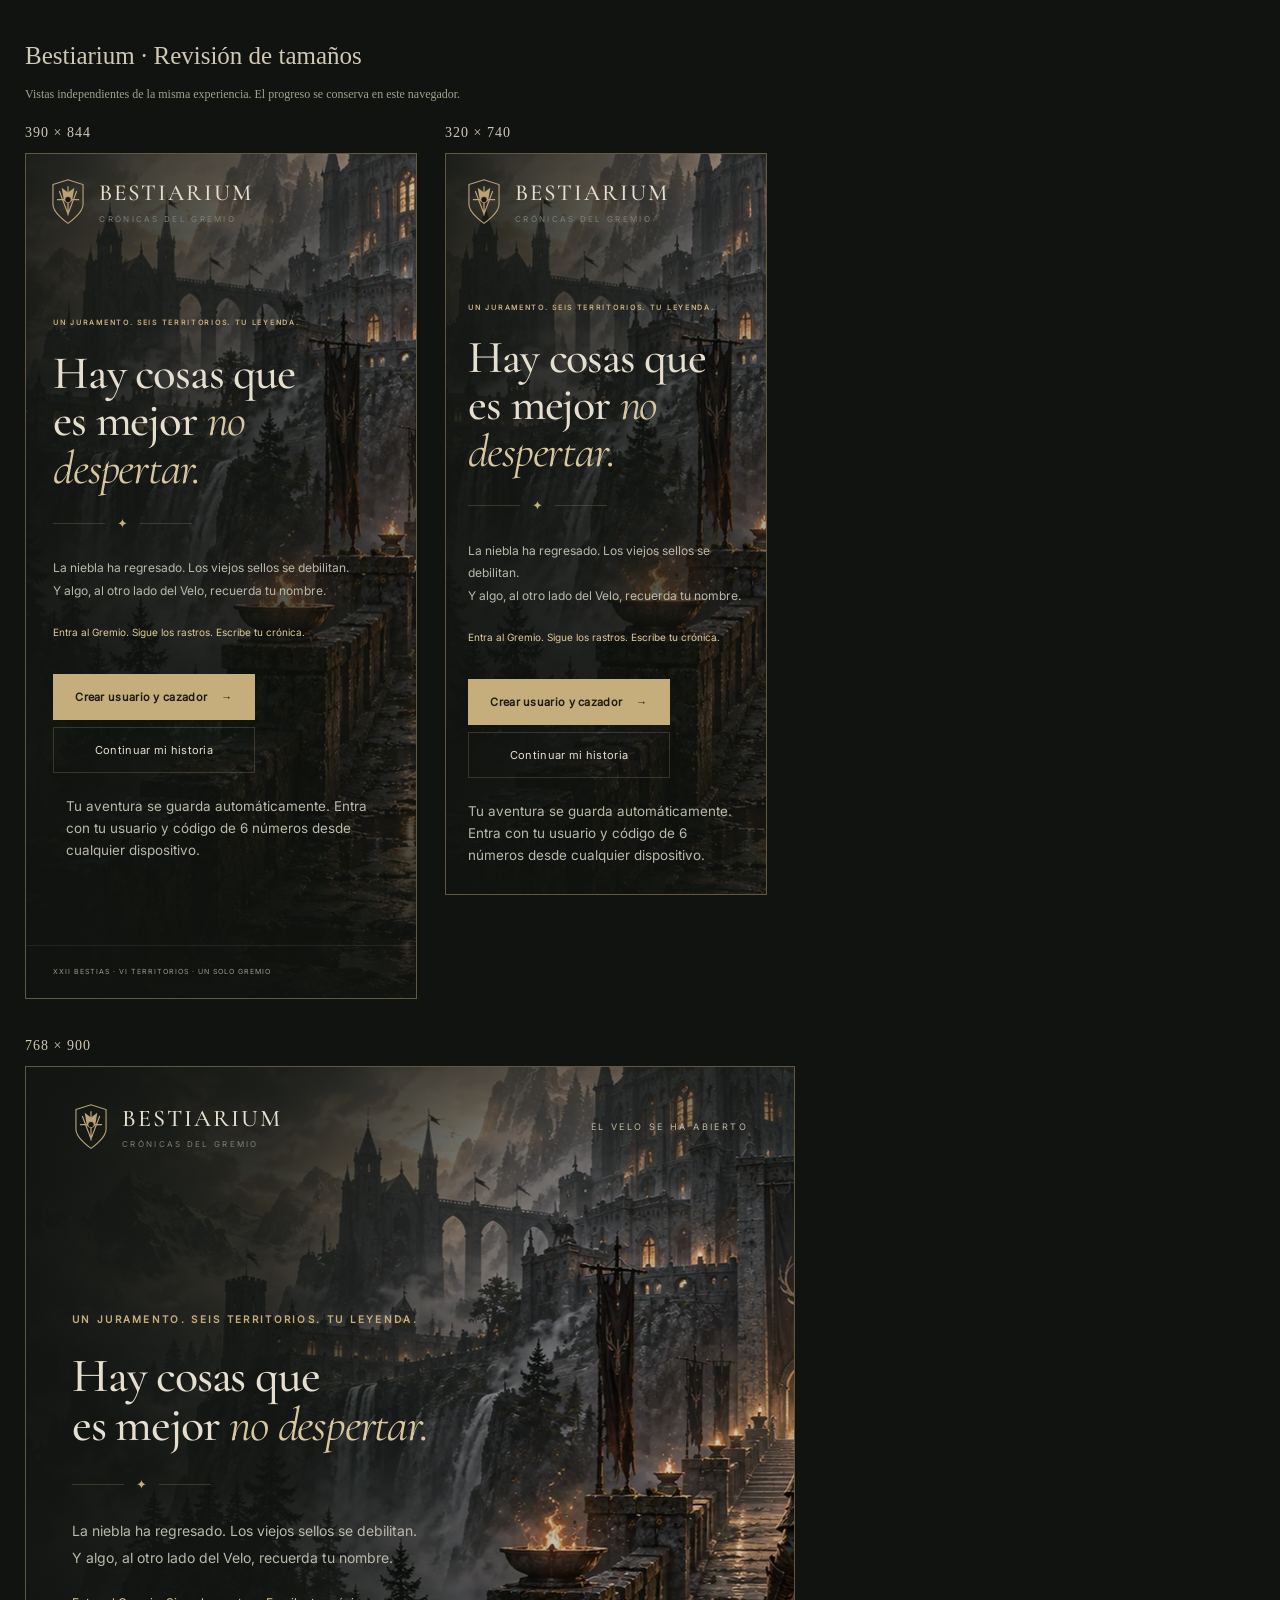
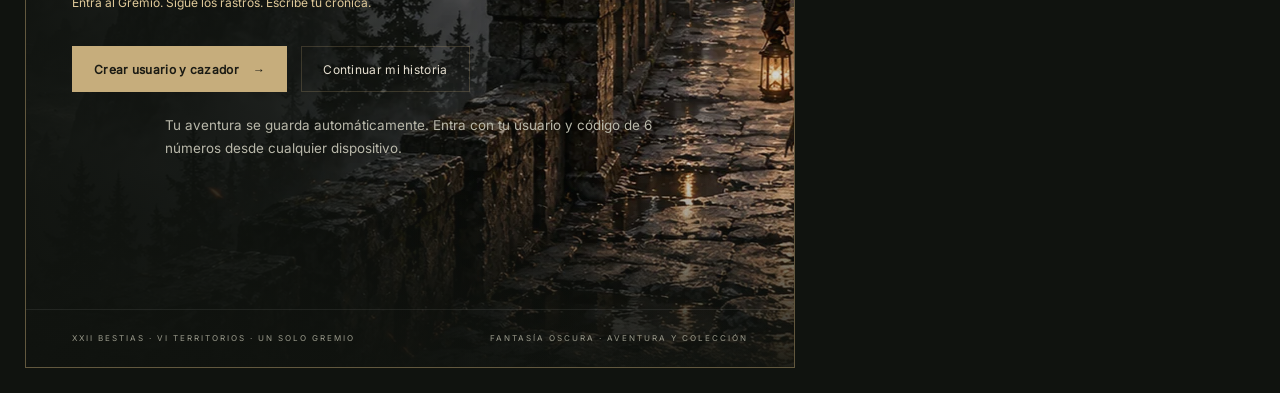
<file: preview/mobile.html>
<!doctype html><html lang="es"><meta charset="utf-8"><meta name="viewport" content="width=device-width,initial-scale=1"><title>Bestiarium · Revisión adaptable</title><style>body{margin:0;background:#10130f;color:#d1c8b3;font:13px Georgia,serif;padding:25px}h1{font-size:25px;font-weight:400}p{color:#9da38e;font-size:12px}main{display:flex;gap:28px;flex-wrap:wrap;align-items:flex-start}iframe{display:block;border:1px solid #62583e;max-width:100%;background:#151612}h2{font:14px Georgia,serif;letter-spacing:1px}</style><h1>Bestiarium · Revisión de tamaños</h1><p>Vistas independientes de la misma experiencia. El progreso se conserva en este navegador.</p><main><section><h2>390 × 844</h2><iframe src="./" width="390" height="844" title="Bestiarium móvil 390"></iframe></section><section><h2>320 × 740</h2><iframe src="./" width="320" height="740" title="Bestiarium móvil 320"></iframe></section><section><h2>768 × 900</h2><iframe src="./" width="768" height="900" title="Bestiarium tableta 768"></iframe></section></main></html>
</file>
<file: assets/css/grimoire.css>
@font-face{font-family:'Cormorant Garamond';font-style:normal;font-weight:500;font-display:swap;src:url('../fonts/cormorant-regular.ttf') format('truetype')}
@font-face{font-family:'Cormorant Garamond';font-style:italic;font-weight:400;font-display:swap;src:url('../fonts/cormorant-italic.ttf') format('truetype')}
@font-face{font-family:Inter;font-style:normal;font-weight:400;font-display:swap;src:url('../fonts/inter.ttf') format('truetype')}
:root{color-scheme:dark;--bg:#151612;--panel:#1b1c17;--panel2:#20211c;--ink:#e6dfd0;--muted:#a9a89c;--dim:#7d8073;--gold:#c6ad7c;--gold2:#dfc999;--line:#ffffff13;--linegold:#c6ad7c38;--red:#5e2926;--green:#95a78a;--serif:'Cormorant Garamond',Georgia,serif;--sans:Inter,Arial,sans-serif}
*{box-sizing:border-box}body{margin:0;background:var(--bg);color:var(--ink);font:14px/1.65 var(--sans);-webkit-font-smoothing:antialiased}body:has(dialog[open]){overflow:hidden}button,input,select{font:inherit}button,a,input,select{-webkit-tap-highlight-color:transparent}button{color:inherit;cursor:pointer}button:disabled{cursor:not-allowed;opacity:.42}a{color:inherit;text-decoration:none}button:focus-visible,a:focus-visible,input:focus-visible,select:focus-visible,[tabindex]:focus-visible{outline:2px solid var(--gold2);outline-offset:5px}button{touch-action:manipulation}h1,h2,h3,h4,p{margin:0}h1,h2,h3,h4{font-family:var(--serif);font-weight:500;line-height:1.08}h1{font-size:58px;letter-spacing:-1.2px}h2{font-size:38px;letter-spacing:-.4px}h3{font-size:26px}small{font-size:11px}img{display:block;max-width:100%}[hidden]{display:none!important}.skip{position:fixed;top:-80px;left:16px;background:var(--gold);color:var(--bg);padding:12px;z-index:200}.skip:focus{top:16px}.eyebrow{font-size:10px;letter-spacing:2.3px;font-weight:600;color:var(--gold);line-height:1.8}.muted{color:var(--muted)}.icon{width:20px;height:20px;stroke:currentColor;stroke-width:1.35;fill:none;flex-shrink:0;vertical-align:middle}.wordmark{display:flex;align-items:center;gap:12px;font-family:var(--serif);font-size:24px;letter-spacing:2px;line-height:1.1}.wordmark small{display:block;font:8px/1 var(--sans);letter-spacing:2.3px;color:var(--dim);margin-top:8px}.btn{border:1px solid var(--linegold);padding:13px 21px;min-height:46px;display:inline-flex;align-items:center;justify-content:center;gap:14px;background:none;line-height:1.3;font-size:12px;letter-spacing:.3px;transition:background .2s,border-color .2s;position:relative}.btn.primary{background:var(--gold);color:#1b1b14;border-color:var(--gold);font-weight:600}.btn.primary:hover{background:var(--gold2)}.btn.secondary:hover,.btn.quiet:hover{background:#c6ad7c12;border-color:var(--gold)}.btn.quiet{border-color:transparent;color:var(--ink)}.btn.full{width:100%}.btn .icon{width:17px}.button-row{display:flex;gap:14px;flex-wrap:wrap}.text-link{background:none;border:0;color:var(--gold);padding:10px 0;text-align:left;font-size:12px}.text-link:hover{text-decoration:underline}.divider{height:1px;background:var(--line);margin:26px 0}.status{display:inline-flex;align-items:center;gap:6px;font-size:9px;letter-spacing:1.2px;font-weight:600}.status:before{content:'';width:5px;height:5px;display:inline-block;background:currentColor;border-radius:50%}.status.captured{color:var(--gold2)}.status.available{color:#c9ad7b}.status.locked{color:#999c90}.screen{min-height:100svh}.intro{position:relative;isolation:isolate;display:flex;flex-direction:column;background:#11140f url('../art/guild-refuge.webp') 65% center/cover no-repeat}.intro:before{content:'';position:absolute;inset:0;background:linear-gradient(90deg,#10130ff5 0%,#10130fd1 32%,#10130f30 73%),linear-gradient(0deg,#10130fee,transparent 22%,transparent 80%,#10130f80);z-index:-1}.intro-nav{display:flex;justify-content:space-between;align-items:center;padding:36px 6vw}.edition{font-size:9px;letter-spacing:2.4px;color:#c0b9a6}.intro-content{padding:7vh 6vw 10vh;flex:1;display:flex;align-items:flex-start;flex-direction:column;justify-content:center}.intro h1{font-size:clamp(48px,5.2vw,80px);line-height:1.02;max-width:850px;margin:24px 0}.intro h1 em{font-weight:400;color:#d8c6a0}.intro-content>p:not(.eyebrow){font-size:14px;color:#b9b8aa;line-height:1.9;max-width:490px}.intro-content p.intro-invite{font-size:12px;margin-top:20px;color:var(--gold2)}.intro .button-row{margin-top:32px}.ornament{display:flex;align-items:center;gap:12px;color:var(--gold);margin:0 0 23px;font-size:13px}.ornament span{height:1px;width:52px;background:var(--linegold)}.intro-footer{padding:22px 6vw;display:flex;justify-content:space-between;border-top:1px solid var(--line);font-size:8px;letter-spacing:2px;color:#9b9b8c}.registration{background:radial-gradient(ellipse at 30% 40%,#34302455,transparent 70%),var(--bg)}.reg-header{padding:24px 5vw;display:flex;justify-content:space-between;align-items:center}.reg-shell{max-width:1060px;margin:25px auto 70px;display:grid;grid-template-columns:1fr 1fr;border:1px solid var(--linegold);background:var(--panel);min-height:700px}.reg-art{position:relative;min-height:600px;overflow:hidden}.reg-art>img{position:absolute;inset:0;width:100%;height:100%;object-fit:cover;object-position:50% 20%;opacity:.6}.reg-art:after{content:'';position:absolute;inset:0;background:linear-gradient(0deg,#151612 2%,#15161230 80%)}.reg-art>div{position:absolute;bottom:45px;left:40px;right:30px;z-index:1}.reg-art h1{margin:15px 0 20px;font-size:54px}.reg-art p{font-size:12px;color:var(--muted)}.reg-form{padding:40px}.reg-form h2{margin:8px 0 27px}.reg-form label,legend{display:block;font-size:11px;color:#c6c4b6;margin:17px 0 9px}.reg-form input,.reg-form select,.search-box input,.filters select,.code-input{background:#11130f;color:var(--ink);border:1px solid #ffffff20;border-radius:0;min-height:46px;padding:12px 14px;width:100%;font-size:12px}input::placeholder{color:#7f8475;opacity:1}fieldset{border:0;padding:0;margin:0;min-width:0}.avatar-picker{display:grid;grid-template-columns:repeat(4,1fr);gap:10px}.avatar-option{border:1px solid var(--line);background:#10110e;padding:0;position:relative;aspect-ratio:1;overflow:hidden}.avatar-option img{width:100%;height:100%;object-fit:cover}.avatar-option.selected{border:2px solid var(--gold)}.avatar-option.selected:after{content:'✓';position:absolute;bottom:0;right:0;background:var(--gold);color:#111;padding:0 5px;font-size:11px}.form-note{font-size:10px;line-height:1.7;color:var(--muted);margin:10px 0 18px}.local-note{color:var(--dim);font-size:10px;text-align:center;margin-top:15px}.app-shell{display:flex}.sidebar{width:224px;position:fixed;top:0;bottom:0;left:0;display:flex;flex-direction:column;padding:30px 23px 20px;background:#11130f;border-right:1px solid var(--line);z-index:20;overflow-y:auto}.sidebar .wordmark{font-size:21px;gap:9px}.sidebar .wordmark small{font-size:6px;letter-spacing:1.65px}.sidebar-rule{height:1px;background:var(--line);margin:29px 0 23px}.nav-label{font-size:8px;letter-spacing:2px;color:#727769;margin:0 12px 13px}.nav-button{display:flex;align-items:center;gap:12px;background:none;border:1px solid transparent;width:100%;min-height:46px;padding:11px 12px;margin:4px 0;text-align:left;color:#a2a696;font-size:11px;position:relative}.nav-button.active{background:linear-gradient(90deg,#c6ad7c14,transparent);color:var(--gold2);border-color:#c6ad7c1d}.nav-button.active:before{content:'';position:absolute;left:-24px;top:12px;bottom:12px;width:2px;background:var(--gold)}.nav-button:hover{color:var(--ink)}.nav-button .icon{width:18px;height:18px}.nav-count{margin-left:auto;font-size:9px;color:var(--dim)}.sidebar-bottom{margin-top:auto;padding-top:40px}.side-quote{font-family:var(--serif);font-size:17px;line-height:1.45;font-style:italic;color:#929782;border-bottom:1px solid var(--line);padding:0 10px 25px}.side-quote span{display:block;font:7px var(--sans);letter-spacing:1.8px;font-style:normal;margin-top:14px;color:#646d5d}.side-control{border:0;background:transparent;display:flex;gap:12px;align-items:center;padding:22px 10px 14px;font-size:10px;color:var(--muted)}.side-control .icon{width:17px}.save-status{font-size:8px;color:#929f82;padding:0 10px;line-height:1.6}.save-status.error{color:#f1b29d}.build{display:block;font-size:7px;letter-spacing:1.5px;color:#66705d;padding:12px 10px 0}.app-body{margin-left:224px;width:calc(100% - 224px);min-width:0}.topbar{height:78px;display:flex;align-items:center;justify-content:space-between;border-bottom:1px solid var(--line);padding:0 40px;background:#151612e8;position:relative;z-index:5}.breadcrumb{display:flex;align-items:center;gap:14px;font-size:8px;letter-spacing:1.4px;color:#858b78}.breadcrumb strong{font-weight:400;color:#cacabc;letter-spacing:.5px;font-size:10px}.small-crest{color:var(--gold)}.crumb-sep{color:#58604f}.hud{display:flex;align-items:center;gap:22px}.hud-xp{display:flex;align-items:center;gap:6px;color:var(--dim);font-size:9px;white-space:nowrap}.hud-xp .icon{width:14px;color:var(--gold)}.hud-xp b{color:var(--gold2);font-weight:500;font-size:12px}.sound-button{background:none;border:0;padding:10px;color:var(--muted);display:grid;place-items:center}.sound-button .icon{width:17px}.hud-profile{display:flex;align-items:center;gap:10px;background:none;border:0;border-left:1px solid var(--line);padding:0 0 0 23px;text-align:left}.hud-profile img{width:35px;height:35px;object-fit:cover;border:1px solid var(--linegold)}.hud-profile b{font-size:10px;font-weight:500;display:block;max-width:150px;overflow:hidden;text-overflow:ellipsis;white-space:nowrap}.hud-profile small{font-size:8px;color:var(--gold);display:block;margin-top:3px}.view{max-width:1440px;margin:0 auto;padding:32px 40px 42px;min-height:calc(100svh - 135px)}.app-footer{border-top:1px solid var(--line);margin:0 40px;padding:18px 0;display:flex;justify-content:space-between;font-size:7px;letter-spacing:1.5px;color:#7b816e}.page-heading{margin-bottom:25px;display:flex;justify-content:space-between;align-items:flex-end;gap:20px}.page-heading h1{font-size:44px;margin:5px 0 10px}.page-heading .subtitle{color:var(--muted);font-size:11px;max-width:580px;line-height:1.8}.section-title{display:flex;align-items:center;gap:15px;margin:32px 0 18px}.section-title h2{font:10px var(--sans);letter-spacing:2px;color:var(--ink);flex-shrink:0}.section-title:after{content:'';height:1px;flex:1;background:var(--line)}.section-title .text-link{font-size:9px;letter-spacing:.3px;order:2;white-space:nowrap}.refuge-hero{height:354px;position:relative;overflow:hidden;background:#30372a url('../art/guild-refuge.webp') 65% 51%/cover;border:1px solid var(--linegold);isolation:isolate;display:flex;align-items:center}.refuge-hero:before{content:'';position:absolute;inset:0;background:linear-gradient(90deg,#10130ff5,#10130fd4 28%,#10130f30 75%),linear-gradient(0deg,#10130fa0,transparent 50%);z-index:-1}.hero-copy{padding:35px 38px;max-width:650px}.hero-copy h1{font-size:clamp(36px,3.9vw,57px);line-height:1.05;margin:15px 0}.hero-copy h1 em{color:#d0bf9d;font-weight:400}.hero-copy p:not(.eyebrow){font-size:11px;color:#b0b5a4;line-height:1.8;max-width:310px;margin-bottom:23px}.hero-copy .btn{font-size:10px;min-height:40px;padding:11px 17px}.hero-coordinate{position:absolute;bottom:18px;right:22px;font-size:7px;letter-spacing:1.5px;color:#b1b6a7}.refuge-status{display:grid;grid-template-columns:1fr 1fr 1fr 1fr;border:1px solid var(--line);border-top:0;background:var(--panel)}.metric{display:flex;align-items:center;gap:14px;padding:20px 22px;border-right:1px solid var(--line)}.metric:last-child{border:0}.metric>.icon{width:24px;height:24px;color:#a08b63}.metric b{font:27px var(--serif);line-height:1}.metric small{display:block;color:var(--dim);font-size:7px;letter-spacing:1.4px;margin-top:7px}.metric .metric-unit{color:var(--dim);font:16px var(--serif)}.territory-grid{display:grid;grid-template-columns:repeat(3,minmax(0,1fr));gap:17px}.territory-card{position:relative;border:1px solid var(--line);text-align:left;background:#20231b;padding:0;overflow:hidden;isolation:isolate;min-height:221px;display:flex;flex-direction:column;justify-content:flex-end;transition:border-color .2s,transform .25s}.territory-card:hover{border-color:#c6ad7c70;transform:translateY(-3px)}.territory-card>img{position:absolute;inset:0;width:100%;height:100%;object-fit:cover;z-index:-2;transition:transform .6s}.territory-card:hover>img{transform:scale(1.045)}.territory-card:before{content:'';position:absolute;inset:0;background:linear-gradient(0deg,#0b100bf5 0%,#0b100ba8 35%,#0b100b12 100%);z-index:-1}.territory-top{position:absolute;left:18px;right:18px;top:15px;display:flex;align-items:center;justify-content:space-between}.territory-top .roman{font-family:var(--serif);font-size:22px;color:#dbd1b7}.territory-top .status{font-size:7px;letter-spacing:1px;background:#10130f70;padding:4px 6px;color:#e0daca}.territory-copy{padding:55px 18px 17px}.territory-copy h3{font-size:25px;line-height:1;max-width:240px;margin-bottom:10px}.territory-copy p{color:#afb5a5;font-size:8px;line-height:1.8}.territory-progress{margin-top:16px;display:flex;align-items:center;gap:12px}.territory-progress .bar{height:2px;background:#ffffff25;flex:1}.bar>span{display:block;height:100%;background:var(--gold);width:0}.territory-progress small{font-size:7px;letter-spacing:1px;color:#c3c6b7;white-space:nowrap}.refuge-bottom{display:grid;grid-template-columns:1.25fr 1fr;gap:18px;margin-top:24px}.notice-card{border:1px solid var(--line);padding:24px;background:var(--panel);display:flex;align-items:center;gap:19px}.notice-seal{width:52px;height:65px;background:#5b28251f;border:1px solid #8e5a4b35;color:#b18d6b;display:grid;place-items:center;flex-shrink:0}.notice-seal .icon{width:28px;height:28px}.notice-card h3{font-size:23px;margin:5px 0 7px}.notice-card p{font-size:10px;color:var(--muted);line-height:1.75}.notice-card .text-link{padding-bottom:0}.notice-card>img{width:70px;height:86px;object-fit:cover;border:1px solid var(--linegold)}.notice-card .eyebrow{font-size:7px;letter-spacing:1.6px}.atlas-intro{padding:25px 30px;border:1px solid var(--linegold);background:linear-gradient(110deg,#49422a40,transparent);margin-bottom:24px;display:flex;align-items:center;gap:24px}.atlas-intro .icon{width:36px;height:36px;color:var(--gold)}.atlas-intro p{color:var(--muted);font-size:11px}.atlas-intro h3{margin-bottom:8px}.region-detail{display:grid;grid-template-columns:1fr 1fr;gap:25px;margin-top:25px}.region-detail .notice-card{align-items:flex-start}.filters{display:flex;gap:12px;flex-wrap:wrap;margin:22px 0}.search-box{position:relative;flex:1;min-width:180px;max-width:400px}.search-box .icon{position:absolute;top:15px;left:13px;width:15px;color:var(--dim)}.search-box input{padding-left:37px}.filters select{width:auto;max-width:270px;font-size:11px}.collection-summary{display:flex;align-items:center;gap:15px;margin-top:17px;color:var(--muted);font-size:10px}.collection-summary .bar{height:3px;width:150px;background:#ffffff14}.beast-grid{display:grid;grid-template-columns:repeat(4,minmax(0,1fr));gap:18px}.beast-card{position:relative;overflow:hidden;text-align:left;background:linear-gradient(180deg,#26291e,#191b16);border:1px solid var(--line);padding:0;min-width:0;transition:border-color .2s,transform .2s}.beast-card:hover{border-color:var(--linegold);transform:translateY(-3px)}.beast-card.captured{border-color:#c6ad7c43}.beast-card.available{border-color:#9b805d60}.beast-art{height:205px;position:relative;display:grid;place-items:center;overflow:hidden;background:radial-gradient(ellipse at 50% 65%,#6e6b4a27,transparent 70%)}.beast-art:after{content:'';position:absolute;bottom:6px;left:22%;right:22%;height:12px;background:#0005;filter:blur(9px);border-radius:50%}.beast-art>img{width:100%;height:100%;object-fit:contain;padding:14px;filter:drop-shadow(0 6px 8px #0005);z-index:1;transition:transform .45s}.beast-card:hover .beast-art>img{transform:scale(1.06)}.beast-art.locked>img,.beast-art.available>img{filter:brightness(0) opacity(.55);opacity:.9}.beast-art.available{background:radial-gradient(ellipse at 50% 70%,#89713f44,transparent 70%)}.card-number{position:absolute;top:13px;left:14px;font:12px var(--serif);color:#9f9f8a;z-index:2}.card-lock{position:absolute;top:13px;right:13px;color:#8d947d;z-index:2}.card-lock .icon{width:13px;height:13px}.beast-text{padding:17px;border-top:1px solid var(--line);background:#15171055}.beast-text h3{font-size:23px;margin:7px 0;overflow-wrap:anywhere}.beast-text .zone-label{font-size:7px;letter-spacing:1px;color:var(--dim);text-transform:uppercase;line-height:1.7}.beast-text .status{font-size:7px;letter-spacing:1px}.threat{color:var(--gold);font-size:7px;letter-spacing:3px;margin:11px 0 0}.threat span{opacity:.2}.beast-card.locked .beast-text h3,.beast-card.available .beast-text h3{font-size:20px;color:#aaa996;font-style:italic}.empty-state{padding:55px 25px;text-align:center;border:1px dashed var(--linegold);grid-column:1/-1;color:var(--muted)}.empty-state>.icon{width:38px;height:38px;color:var(--gold);margin-bottom:16px}.empty-state h3{font-size:28px;color:var(--ink);margin-bottom:12px}.empty-state p{font-size:11px;max-width:450px;margin:0 auto 18px;line-height:1.8}.contracts-layout{display:grid;grid-template-columns:1fr 1fr;gap:22px}.contract{border:1px solid var(--linegold);background:linear-gradient(135deg,#33302030,transparent),var(--panel);padding:30px;position:relative}.contract.disabled{border-color:var(--line)}.contract-step{font:40px var(--serif);color:#9f8c6438;position:absolute;right:25px;top:20px}.contract .eyebrow{font-size:8px}.contract h2{font-size:32px;margin:14px 0}.contract>p{color:var(--muted);font-size:11px;min-height:54px;max-width:380px;line-height:1.8;margin-bottom:22px}.contract label{display:block;font-size:10px;color:#bbbdad;margin-bottom:8px}.contract .code-input{text-transform:uppercase;letter-spacing:2px;font-family:var(--sans);font-size:12px;min-height:50px}.contract .btn{margin:14px 0 20px}.contract-foot{border-top:1px solid var(--line);padding-top:16px;color:var(--dim);font-size:9px;line-height:1.8}.inline-feedback{color:var(--gold2);font-size:11px;min-height:0;line-height:1.8;margin-bottom:12px}.hunt-list{display:flex;flex-direction:column;gap:12px}.hunt-row{border:1px solid var(--line);background:var(--panel);padding:16px 20px;display:flex;align-items:center;gap:17px}.hunt-row .icon{color:var(--gold);width:23px}.hunt-row h3{font-size:23px}.hunt-row p{font-size:9px;color:var(--muted);margin-top:5px}.hunt-row .status{margin-left:auto}.hunt-row .text-link{font-size:10px}.material-grid{display:grid;grid-template-columns:repeat(4,minmax(0,1fr));gap:18px}.material-card{border:1px solid var(--line);background:var(--panel);padding:20px;text-align:center;position:relative}.material-art{width:66px;height:76px;margin:0 auto 15px;display:grid;place-items:center;background:radial-gradient(ellipse,#b8a26a1c,transparent 70%);color:var(--gold)}.material-art .icon{width:45px;height:45px;stroke-width:1}.material-card h3{font-size:23px;margin:7px 0;min-height:50px}.material-card .quantity{position:absolute;right:12px;top:12px;font:17px var(--serif);color:var(--gold2)}.material-card .eyebrow{font-size:7px}.material-card.rare{border-color:#c6ad7c60;background:radial-gradient(ellipse at 50% 0,#6a573533,transparent),var(--panel)}.profile-hero{border:1px solid var(--linegold);background:linear-gradient(110deg,#4b43242a,transparent 75%),var(--panel);display:grid;grid-template-columns:235px 1fr;min-height:300px}.profile-portrait{height:100%;width:100%;object-fit:cover;max-height:370px;object-position:50% 20%;mask-image:linear-gradient(90deg,#000 80%,transparent)}.profile-copy{padding:30px 38px;position:relative;min-width:0}.profile-copy h1{font-size:49px;margin:6px 0 9px;overflow-wrap:anywhere}.profile-copy .class-title{font:23px var(--serif);color:var(--gold)}.profile-copy .motto{font:italic 18px var(--serif);color:var(--muted);margin:16px 0 25px}.xp-track{max-width:440px}.xp-track>div:first-child{display:flex;justify-content:space-between;font-size:8px;color:var(--muted);margin-bottom:9px;gap:10px}.xp-track .bar{height:4px;background:#ffffff14}.rank-seal{position:absolute;right:25px;top:22px;width:44px;height:54px;display:grid;place-items:center;font:32px var(--serif);color:var(--gold);border:1px solid var(--linegold);clip-path:polygon(0 0,100% 0,100% 75%,50% 100%,0 75%);background:#35322155}.trophy-grid{display:grid;grid-template-columns:repeat(4,minmax(0,1fr));gap:16px}.trophy{border:1px solid var(--line);padding:22px 14px;text-align:center;background:var(--panel);color:var(--dim)}.trophy .icon{width:32px;height:32px;margin-bottom:14px}.trophy h3{font-size:22px;margin:5px 0 10px}.trophy p{font-size:9px;color:var(--muted);line-height:1.8}.trophy.earned{border-color:var(--linegold);color:var(--gold);background:linear-gradient(135deg,#695d3520,transparent),var(--panel)}.profile-edit{margin-top:20px;display:flex;justify-content:flex-end}.chronicle-list{display:flex;flex-direction:column}.chronicle-item{display:flex;align-items:center;gap:20px;border-bottom:1px solid var(--line);padding:17px 0}.chronicle-marker{width:40px;height:45px;border:1px solid var(--linegold);display:grid;place-items:center;color:var(--gold);flex-shrink:0}.chronicle-item h3{font-size:24px;margin-bottom:4px}.chronicle-item p,.chronicle-item time{font-size:9px;color:var(--muted)}.chronicle-item time{margin-left:auto;text-align:right;white-space:nowrap}.chronicle-item .chronicle-xp{color:var(--gold);font-size:11px;white-space:nowrap}.mobile-nav{display:none}dialog{border:1px solid var(--linegold);background:#1b1d17;color:var(--ink);padding:0;max-height:90svh;max-width:min(900px,calc(100% - 32px));width:900px;overscroll-behavior:contain}dialog::backdrop{background:#060906db;backdrop-filter:blur(6px)}.dialog-close{position:absolute;top:12px;right:15px;z-index:5;background:#111710aa;width:38px;height:38px;font:27px var(--serif);border:1px solid var(--linegold);display:grid;place-items:center}.detail-layout{position:relative;display:grid;grid-template-columns:1.05fr 1fr;min-height:550px}.detail-art{position:relative;isolation:isolate;display:grid;place-items:center;background:#292d20;overflow:hidden}.detail-art .detail-bg{position:absolute;inset:0;height:100%;width:100%;object-fit:cover;z-index:-2;opacity:.58}.detail-art:after{content:'';position:absolute;inset:0;background:linear-gradient(0deg,#161b14bb,transparent 70%);z-index:-1}.detail-beast{width:100%;height:100%;max-height:550px;object-fit:contain;padding:15px;filter:drop-shadow(0 15px 20px #0009)}.detail-beast.veiled{filter:brightness(0);opacity:.85}.detail-number{position:absolute;top:23px;left:24px;font:24px var(--serif);color:#d6c9aa}.detail-art .status{position:absolute;bottom:22px;left:24px;font-size:8px}.detail-copy{padding:48px 35px 30px}.detail-copy h2{font-size:43px;margin:12px 0 9px}.detail-copy .epithet{font:italic 21px var(--serif);color:var(--gold);margin-bottom:23px}.detail-copy .lore{font:italic 20px/1.45 var(--serif);color:#c1c1ad;border-left:1px solid var(--linegold);padding-left:17px;margin-bottom:24px}.detail-copy dl{font-size:10px;line-height:1.8}.detail-copy dt{color:var(--gold);font-size:8px;letter-spacing:1.3px;text-transform:uppercase;margin-top:14px}.detail-copy dd{margin:6px 0 0;color:var(--muted)}.detail-copy .btn{margin-top:20px}.loot-chips{display:flex;gap:7px;flex-wrap:wrap;margin-top:20px}.loot-chip{font-size:8px;border:1px solid var(--linegold);padding:5px 9px;color:var(--gold2);background:#ceb16b08}.detail-territory{position:relative;padding:240px 35px 32px}.detail-territory>img{position:absolute;top:0;left:0;width:100%;height:255px;object-fit:cover;mask-image:linear-gradient(0deg,transparent,#000 60%)}.detail-territory>p,.detail-territory>h2,.detail-territory>div{position:relative}.detail-territory h2{font-size:45px;margin:12px 0}.detail-territory .subtitle{font-size:12px;color:var(--muted);max-width:680px}.detail-territory .region-detail p{font-size:10px}.detail-territory .region-detail h3{font-size:23px}.detail-territory .button-row{margin-top:25px}.settings-dialog{width:610px;padding:38px}.settings-dialog h2{margin:9px 0 25px}.setting{border-top:1px solid var(--line);display:flex;align-items:center;justify-content:space-between;gap:25px;padding:18px 0}.setting strong{font-size:12px;font-weight:500}.setting p{font-size:10px;color:var(--muted);margin-top:6px}.setting input{width:18px;height:18px;accent-color:var(--gold);cursor:pointer}.help-block{border-top:1px solid var(--line);padding:22px 0 0;margin-top:12px}.help-block h3{font-size:25px;margin-bottom:12px}.help-block p,.help-block li{color:var(--muted);font-size:11px;line-height:1.9}.help-block ol{padding-left:17px}.help-block li{margin-bottom:9px}.help-block .btn{margin-top:17px}.ceremony{width:780px;padding:32px;text-align:center;overflow-x:hidden;background:radial-gradient(ellipse at 50% 40%,#61563040,transparent 65%),#151910;isolation:isolate}.ceremony::before{content:'';position:absolute;width:340px;height:340px;top:90px;left:calc(50% - 170px);border:1px solid #c6ad7c1f;border-radius:50%;z-index:-1;box-shadow:0 0 0 20px #c6ad7c05,0 0 0 65px #c6ad7c05}.cer-seal{width:120px;height:140px;margin:75px auto 40px;filter:drop-shadow(0 0 25px #c6ad7c40);animation:pulse 2s infinite}.ceremony h2{font-size:48px;margin:12px 0}.ceremony .cer-portrait{width:100%;height:310px;object-fit:contain;filter:drop-shadow(0 10px 17px #0008);animation:reveal .8s ease-out}.ceremony .cer-lore{font:italic 20px/1.5 var(--serif);max-width:510px;margin:15px auto 25px;color:#b6b9a5}.ceremony .btn{margin:25px 0 8px}.ceremony .loot-chips{justify-content:center;margin:20px 0}.cer-xp{font:68px var(--serif);color:var(--gold2);margin:45px 0 10px}.rank-announcement{margin:22px auto 0;padding:16px;border:1px solid var(--linegold);font:24px var(--serif);color:var(--gold2)}.cer-tiny{font-size:10px;color:var(--muted);margin:14px auto;max-width:450px}.cer-embers{position:absolute;inset:0;z-index:-1;background-image:radial-gradient(2px 2px at 15% 30%,#d7b56c,transparent),radial-gradient(2px 2px at 70% 75%,#d7b56c,transparent),radial-gradient(1px 1px at 80% 20%,#d7b56c,transparent),radial-gradient(2px 2px at 30% 80%,#d7b56c,transparent);animation:drift 9s ease-in-out infinite alternate}.toast{position:fixed;bottom:25px;left:50%;transform:translate(-50%,20px);max-width:calc(100% - 32px);background:#292c21;border:1px solid var(--linegold);padding:13px 22px;color:var(--gold2);font-size:11px;z-index:100;opacity:0;pointer-events:none;transition:opacity .2s,transform .2s;box-shadow:0 5px 35px #0006}.toast.visible{opacity:1;transform:translate(-50%,0)}.noscript{padding:35px;color:var(--gold);text-align:center}@keyframes pulse{50%{opacity:.6;filter:drop-shadow(0 0 45px #c6ad7c70)}}@keyframes reveal{from{opacity:0;transform:scale(.93)}to{opacity:1;transform:scale(1)}}@keyframes drift{to{transform:translateY(-20px)}}.reduce-motion *,.reduce-motion *:before,.reduce-motion *:after{animation:none!important;transition:none!important;scroll-behavior:auto!important}@media(prefers-reduced-motion:reduce){*,*:before,*:after{animation:none!important;transition:none!important;scroll-behavior:auto!important}}
@media(min-width:1600px){.view{padding-top:40px}.refuge-hero{height:410px}.territory-card{min-height:250px}.beast-art{height:260px}}
@media(max-width:1200px){.sidebar{width:195px;padding:26px 17px}.sidebar .wordmark{font-size:18px;gap:7px}.sidebar .wordmark img{width:30px}.sidebar .wordmark small{font-size:5.5px;letter-spacing:1.2px}.app-body{margin-left:195px;width:calc(100% - 195px)}.topbar{padding:0 27px}.view{padding:27px}.app-footer{margin:0 27px}.metric{padding:18px 14px;gap:10px}.metric>.icon{width:19px}.territory-card{min-height:205px}.territory-copy h3{font-size:23px}.beast-grid{grid-template-columns:repeat(3,minmax(0,1fr))}.material-grid{grid-template-columns:repeat(3,minmax(0,1fr))}.beast-art{height:210px}.profile-hero{grid-template-columns:200px 1fr}.profile-copy{padding:27px}.profile-copy h1{font-size:40px}.refuge-bottom{grid-template-columns:1fr 1fr}.notice-card{padding:20px;gap:15px}.hero-copy{padding:30px}.hero-copy h1{font-size:49px}}
@media(max-width:1000px){.beast-grid{grid-template-columns:repeat(3,minmax(0,1fr))}.material-grid{grid-template-columns:repeat(3,minmax(0,1fr))}.territory-grid{grid-template-columns:repeat(2,minmax(0,1fr))}.trophy-grid{grid-template-columns:repeat(2,minmax(0,1fr))}.refuge-bottom{grid-template-columns:1fr}.profile-hero{grid-template-columns:170px 1fr}.profile-copy h1{font-size:36px}.rank-seal{right:14px;top:15px;width:33px;height:43px;font-size:25px}.contracts-layout{gap:16px}.contract{padding:24px}.contract h2{font-size:29px}.beast-art{height:180px}.beast-text{padding:14px}.beast-text h3{font-size:22px}.hud{gap:12px}.hud-profile{padding-left:12px}.reg-shell{margin-left:28px;margin-right:28px}.refuge-hero{height:335px}.hero-copy h1{font-size:44px}.hero-copy .eyebrow{font-size:8px}.metric{gap:8px}.metric b{font-size:25px}.metric>.icon{width:17px}.metric small{font-size:6px;letter-spacing:1px}}
@media(max-width:760px){.sidebar{width:178px;padding:24px 15px}.sidebar .wordmark{font-size:16px;letter-spacing:1.5px}.sidebar .wordmark small{font-size:5px}.sidebar .wordmark img{width:26px}.app-body{margin-left:178px;width:calc(100% - 178px)}.topbar{height:68px;padding:0 20px}.breadcrumb>span:first-child,.breadcrumb>span:nth-child(2),.crumb-sep{display:none}.view{padding:22px 20px}.app-footer{margin:0 20px}.hud-profile span{display:none}.hud-xp{font-size:8px}.hud-profile{border:0;padding:0}.hud-profile img{width:31px;height:31px}.hero-copy{padding:25px}.hero-copy h1{font-size:38px}.hero-copy p:not(.eyebrow){max-width:230px;font-size:10px}.refuge-hero{height:335px}.refuge-status{grid-template-columns:1fr 1fr}.metric{border-bottom:1px solid var(--line);padding:16px 20px;gap:12px}.metric small{font-size:7px}.metric:nth-child(2){border-right:0}.metric:nth-last-child(-n+2){border-bottom:0}.metric b{font-size:27px}.territory-grid{gap:12px}.territory-card{min-height:205px}.territory-copy{padding:60px 14px 15px}.territory-top{left:14px;right:14px}.territory-copy h3{font-size:23px}.territory-top .status{font-size:6px;letter-spacing:.6px}.beast-grid{grid-template-columns:repeat(2,minmax(0,1fr));gap:12px}.beast-art{height:185px}.beast-text h3{font-size:23px}.material-grid{grid-template-columns:repeat(2,minmax(0,1fr))}.page-heading h1{font-size:39px}.contracts-layout{grid-template-columns:1fr}.contract>p{min-height:0}.profile-hero{grid-template-columns:1fr}.profile-portrait{max-height:270px;height:270px;object-position:50% 20%;mask-image:linear-gradient(0deg,transparent,#000 40%)}.profile-copy{padding:0 25px 28px}.profile-copy h1{padding-right:20px;font-size:39px}.rank-seal{top:0;right:23px}.detail-layout{grid-template-columns:1fr}.detail-art{min-height:300px;height:340px}.detail-beast{max-height:340px;padding:15px 40px}.detail-copy{padding:25px 30px}.detail-copy h2{font-size:39px}.detail-territory{padding:210px 25px 25px}.detail-territory>img{height:225px}.detail-territory h2{font-size:37px}.region-detail{grid-template-columns:1fr;gap:15px}.detail-territory .region-detail .notice-card{padding:18px}.reg-shell{grid-template-columns:1fr;max-width:500px;margin:10px auto 40px}.reg-art{min-height:260px;max-height:260px}.reg-art h1{font-size:42px;line-height:1}.reg-art>div{bottom:25px;left:30px}.reg-art>img{object-position:50% 22%;opacity:.4}.reg-art .eyebrow{font-size:8px}.reg-art p{display:none}.reg-form{padding:28px}.reg-header>.eyebrow{display:none}.intro h1{font-size:60px}.intro-content{padding:10vh 6vw}.intro-footer{font-size:7px;letter-spacing:1px}.intro-footer span:last-child{display:none}.intro .edition{font-size:7px}.atlas-intro{padding:20px;gap:15px}.chronicle-item{gap:12px}.chronicle-item h3{font-size:22px}.chronicle-item time{font-size:8px}.chronicle-marker{width:32px;height:38px}}
@media(max-width:600px){.sidebar{display:none}.app-body{margin:0;width:100%}.topbar{height:66px;padding:0 20px}.breadcrumb>span:first-child{display:block}.breadcrumb strong{font:18px var(--serif)}.hud{gap:10px}.hud-xp .icon{display:none}.hud-profile span{display:none}.sound-button{padding:9px 5px}.view{padding:22px 18px 28px;min-height:calc(100svh - 150px)}.app-footer{margin:0 18px;padding:18px 0 98px;font-size:6px;gap:15px;line-height:1.8;letter-spacing:.8px}.app-footer span:last-child{white-space:nowrap}.mobile-nav{display:grid;position:fixed;bottom:0;left:0;right:0;grid-template-columns:repeat(5,1fr);background:#10150ff5;backdrop-filter:blur(16px);border-top:1px solid var(--linegold);z-index:30;padding:7px 7px max(7px,env(safe-area-inset-bottom));gap:2px}.mobile-button{background:none;border:0;display:flex;flex-direction:column;align-items:center;justify-content:center;gap:6px;color:#949c88;min-height:51px;padding:7px 0;font-size:7px;letter-spacing:.2px}.mobile-button .icon{width:19px;height:19px}.mobile-button.active{color:var(--gold2)}.mobile-button.active:before{content:'';position:absolute;top:0;width:22px;height:2px;background:var(--gold)}.refuge-hero{height:360px;background-position:66% center}.refuge-hero:before{background:linear-gradient(90deg,#10130ff0,#10130fbe 43%,#10130f25),linear-gradient(0deg,#10130f99,transparent)}.hero-copy{padding:25px 24px;max-width:100%}.hero-copy h1{font-size:43px;max-width:330px}.hero-copy p:not(.eyebrow){font-size:11px;max-width:230px}.hero-copy .eyebrow{font-size:7px;letter-spacing:1.7px}.hero-coordinate{font-size:6px;right:15px}.metric{padding:18px 22px}.section-title{margin:27px 0 16px;gap:12px}.section-title h2{font-size:8px;letter-spacing:1.5px}.section-title .text-link{font-size:8px}.territory-card{min-height:205px}.territory-copy h3{font-size:24px;line-height:1.05}.territory-copy p{font-size:7px}.territory-progress{margin-top:13px;gap:7px}.territory-progress small{font-size:6px;letter-spacing:.4px}.territory-top .status{font-size:5.5px;padding:3px 4px;letter-spacing:.5px}.territory-top .roman{font-size:19px}.territory-top{top:13px;left:12px;right:10px}.territory-copy{padding:55px 12px 15px}.notice-card{padding:20px}.notice-card h3{font-size:25px}.refuge-bottom{gap:13px;margin-top:18px}.notice-card p{font-size:10px}.page-heading{margin-bottom:20px}.page-heading h1{font-size:41px;margin-top:8px}.page-heading .subtitle{font-size:10px}.page-heading>.btn{font-size:9px;padding:10px;min-height:39px}.filters{gap:9px}.search-box{max-width:none;flex-basis:100%}.filters select{flex:1;max-width:100%;min-width:0;font-size:10px;padding:10px 8px}.beast-art{height:185px}.beast-text h3{font-size:24px}.beast-text .zone-label{font-size:6px}.beast-card.locked .beast-text h3,.beast-card.available .beast-text h3{font-size:20px}.beast-text .status{font-size:6px}.card-number{font-size:11px;left:12px;top:11px}.beast-art>img{padding:10px}.trophy-grid{gap:12px}.trophy{padding:22px 12px}.trophy p{font-size:9px}.profile-copy h1{font-size:41px}.profile-copy .eyebrow{font-size:8px}.chronicle-item{position:relative;align-items:flex-start;flex-wrap:wrap;padding:17px 0}.chronicle-item>div:nth-child(2){width:calc(100% - 50px)}.chronicle-item time{margin-left:44px;font-size:8px}.chronicle-item .chronicle-xp{margin-left:44px;font-size:10px}.hunt-row{padding:15px;gap:13px;flex-wrap:wrap}.hunt-row h3{font-size:22px}.hunt-row .status{font-size:7px;margin-left:36px}.hunt-row .text-link{margin-left:auto;padding:0}.material-card{padding:17px 12px}.material-card h3{font-size:22px}.material-card .eyebrow{font-size:6px}.settings-dialog{padding:31px 24px}.settings-dialog h2{font-size:34px}.ceremony{padding:30px 18px}.ceremony h2{font-size:39px}.ceremony .cer-portrait{height:270px}.ceremony .cer-lore{font-size:19px}.cer-xp{font-size:60px}.cer-seal{margin:55px auto 35px;width:100px;height:125px}.toast{bottom:calc(87px + env(safe-area-inset-bottom));width:max-content;text-align:center;padding:12px 18px;max-width:calc(100% - 32px)}.intro-nav{padding:24px 6vw}.intro-nav .wordmark{font-size:23px}.intro-nav .edition{display:none}.intro{background-position:67% center}.intro:before{background:linear-gradient(90deg,#10130fe8,#10130f9a 65%,#10130f30),linear-gradient(0deg,#10130fe8,transparent 70%)}.intro h1{font-size:clamp(46px,12vw,66px);margin:20px 0}.intro-content{padding:7vh 7vw 9vh;min-height:630px}.intro-content>.eyebrow{font-size:7px;letter-spacing:1.7px}.intro-content>p:not(.eyebrow){font-size:12px;max-width:310px}.intro-content p.intro-invite{font-size:10px}.intro-content .button-row{flex-direction:column;gap:7px}.intro-content .btn{font-size:11px}.intro-footer{padding:20px 7vw}.reg-shell{margin:0 18px 30px}.reg-form h2{font-size:34px}.reg-header{padding:18px}.detail-copy{padding:25px}.detail-art{height:315px;min-height:315px}.detail-beast{max-height:315px}.detail-copy h2{font-size:40px}.detail-copy .lore{font-size:20px}.detail-dialog{max-width:calc(100% - 24px);max-height:92svh}.detail-territory .button-row{gap:8px}.detail-territory .button-row .btn{font-size:10px}.rank-announcement{font-size:22px}.atlas-intro .icon{width:27px;height:27px}.atlas-intro h3{font-size:24px}.atlas-intro p{font-size:10px}}
@media(max-width:360px){.view{padding:18px 12px}.territory-copy h3{font-size:21px}.territory-top .status{font-size:5px}.hero-copy{padding:24px 20px}.hero-copy h1{font-size:37px}.beast-art{height:165px}.beast-text{padding:12px}.beast-text h3{font-size:22px}.beast-card.locked .beast-text h3,.beast-card.available .beast-text h3{font-size:18px}.hud{gap:6px}.reg-form{padding:23px}.reg-art>div{left:24px}.metric{padding:17px}.intro-content{min-height:610px}.profile-copy h1{font-size:35px}}

/* Volume III: the illustrated campaign. */
.campaign-callout,.workshop-banner,.memorial{border:1px solid #69563755;background:linear-gradient(125deg,#28291d,#191d18);padding:30px;margin:26px 0;position:relative}.campaign-callout{display:flex;align-items:center;gap:28px;justify-content:space-between}.campaign-callout h2,.memorial h2,.workshop-banner h2{font:400 30px var(--display,Georgia,serif);margin:8px 0 12px;color:#e8d9b9}.campaign-callout p,.memorial p{color:#b0b29e;line-height:1.7}.campaign-callout .button-row{flex-shrink:0;max-width:280px;flex-wrap:wrap}.chapter-grid,.recipe-grid{display:grid;grid-template-columns:repeat(3,minmax(0,1fr));gap:20px}.chapter-card{display:flex;flex-direction:column;text-align:left;background:#1c211b;border:1px solid #665d403d;padding:0;overflow:hidden;color:#d9d2bd;cursor:pointer;transition:transform .2s,border-color .2s}.chapter-card.open:hover{transform:translateY(-3px);border-color:#c0a16c}.chapter-card img{width:100%;height:145px;object-fit:cover;filter:saturate(.65)}.chapter-card>div{padding:22px}.chapter-card h2{font:400 25px/1.18 Georgia,serif;margin:10px 0;color:#e1d6b9}.chapter-card p{font-size:12px;line-height:1.65}.chapter-card.locked{opacity:.55;cursor:default}.chapter-card.locked img{filter:grayscale(1) brightness(.55)}.codex-summary{display:flex;justify-content:space-between;gap:15px;flex-wrap:wrap;font-size:12px;color:#b5b79d;padding:0 0 24px}.investigation-grid,.npc-grid{display:grid;grid-template-columns:repeat(3,minmax(0,1fr));gap:18px}.investigation-card,.npc-card,.talent-card,.recipe-card{padding:25px;background:#1d221b;border:1px solid #75674638;min-width:0}.investigation-card h3,.npc-card h3,.talent-card h3,.recipe-card h3{font:400 26px/1.2 Georgia,serif;color:#dfd5b9;margin:12px 0}.investigation-card p,.npc-card p,.talent-card p,.recipe-card p{font-size:13px;line-height:1.7;color:#aeb29e}.npc-monogram{display:grid;place-items:center;width:44px;height:48px;border:1px solid #a68a5266;background:#2a2e21;color:#d5bd84;font:30px Georgia,serif;margin-bottom:20px}.npc-confidence,.clue{border-left:2px solid #a78e56;padding:12px 16px;background:#99814b0d}.community-card{margin:0 0 25px;display:block}.community-card .bar{max-width:550px;margin:18px 0}.workshop-banner{display:flex;gap:24px;align-items:center}.workshop-banner>.icon{width:55px;height:55px;color:#d3a56d;flex-shrink:0}.points-badge{margin-left:auto;display:flex;align-items:center;gap:12px;color:#dfc58c;font:42px Georgia,serif}.points-badge small{font:9px/1.7 var(--sans,Arial,sans-serif);letter-spacing:1px}.talent-grid{display:grid;grid-template-columns:repeat(4,minmax(0,1fr));gap:15px}.talent-card{display:flex;flex-direction:column}.talent-card .btn{margin-top:auto}.talent-card p{min-height:64px}.recipe-icon .icon{width:50px;height:50px;stroke-width:.9;color:#c5ab73}.recipe-card{display:flex;flex-direction:column}.recipe-card .btn{margin-top:auto;align-self:flex-start}.recipe-card.crafted{border-color:#a38b5477}.recipe-cost{display:flex;flex-direction:column;gap:8px;font-size:11px;line-height:1.4;color:#b9c09f;margin:15px 0 22px}.recipe-cost .missing{color:#d29980}.gear-ribbon,.relic-list,.theme-picker{display:flex;gap:9px;flex-wrap:wrap;margin:18px 0}.gear-ribbon .icon,.relic-list .icon{width:16px;height:16px}.gear-ribbon .loot-chip,.relic-list .loot-chip{display:flex;align-items:center;gap:8px}.theme-picker .btn{white-space:normal;text-align:left}.memorial{margin-bottom:0}.territory-card.restored{box-shadow:inset 0 0 0 1px #b5a46b,0 0 26px #b5974810}.territory-card.restored img{filter:saturate(1.05) brightness(1.15)}.region-restored{padding:22px;border:1px solid #ad945b66;background:#90834512;margin:22px 0}.story-dialog{padding:0;border:1px solid #7d6b44;background:#181c17;color:#e1d7bd;width:min(1060px,94vw);max-width:none;max-height:92dvh;overflow:auto}.story-dialog::backdrop{background:#050804e8;backdrop-filter:blur(8px)}#storyContent{display:grid;grid-template-columns:1fr 1fr;position:relative;min-height:560px}.story-picture{position:relative;min-height:500px;background:#11160f;overflow:hidden}.story-picture>img{width:100%;height:100%;position:absolute;object-fit:cover;filter:saturate(.6)}.story-picture::after{content:'';position:absolute;inset:0;background:linear-gradient(0deg,#11170fea,transparent 55%)}.story-chapter{position:absolute;left:30px;right:30px;bottom:44px;z-index:1;font:italic 39px/1.1 Georgia,serif;color:#e2d4ae}.story-panel-number{position:absolute;top:25px;left:25px;border:1px solid #d4bd7e66;background:#161c16c9;padding:9px 14px;font-size:10px;letter-spacing:2px}.story-prose{padding:65px 40px 35px;display:flex;flex-direction:column;justify-content:center}.story-prose h2{font:400 30px/1.2 Georgia,serif;color:#dac9a3;margin:12px 0 25px}.story-narration{font:400 23px/1.8 Georgia,serif;color:#d9d1ba;margin:0 0 30px}.story-progress{display:flex;gap:6px;margin:15px 0 28px}.story-progress span{height:3px;flex:1;background:#4e503a}.story-progress .lit{background:#c9aa6b}.story-prose .button-row{flex-wrap:wrap;gap:14px}.story-dialog .dialog-close{z-index:5;background:#171b16}.investigation-detail{padding:42px}.investigation-detail h2{font:36px Georgia,serif}.investigation-landscape{width:100%;max-height:230px;object-fit:cover;margin:20px 0}.investigation-choices{display:flex;flex-wrap:wrap;gap:12px;margin:25px 0}.choice-result{font:21px/1.7 Georgia,serif;color:#d2c3a0;border-top:1px solid #6e6348;padding-top:25px}.sidebar #navigation{overflow-y:auto;min-height:0}.sidebar .nav-button{padding-top:11px;padding-bottom:11px}button:disabled{cursor:default}.story-prose .form-note{margin-top:22px}.chapter-card:focus-visible,.recipe-card button:focus-visible{outline:2px solid #dcc18a;outline-offset:4px}
@media(max-width:1200px){.talent-grid{grid-template-columns:repeat(2,minmax(0,1fr))}.chapter-grid,.recipe-grid{grid-template-columns:repeat(2,minmax(0,1fr))}.campaign-callout{flex-direction:column;align-items:flex-start}.campaign-callout .button-row{max-width:none}.investigation-grid,.npc-grid{grid-template-columns:repeat(2,minmax(0,1fr))}}
@media(max-width:700px){.chapter-grid,.recipe-grid,.investigation-grid,.npc-grid{grid-template-columns:1fr}.talent-grid{grid-template-columns:1fr}.campaign-callout,.workshop-banner,.memorial{padding:22px}.workshop-banner{flex-wrap:wrap}.points-badge{margin-left:0;font-size:32px}.workshop-banner>.icon{width:32px;height:32px}.story-dialog{width:95vw;max-height:95dvh}#storyContent{display:block;min-height:0}.story-picture{min-height:210px;height:29dvh}.story-chapter{font-size:28px;left:24px;bottom:24px}.story-prose{padding:25px}.story-prose h2{font-size:25px;margin-bottom:15px}.story-narration{font-size:20px;line-height:1.7;margin-bottom:15px}.story-prose .button-row .btn{font-size:11px;padding:12px 15px}.investigation-detail{padding:32px 22px}.investigation-detail h2{font-size:29px}.theme-picker .btn{width:100%}.recipe-card .btn,.talent-card .btn{min-height:44px}.gear-ribbon{line-height:1.5}.chapter-card img{height:160px}.memorial .loot-chip{max-width:100%;overflow-wrap:anywhere}}
@media(prefers-reduced-motion:reduce){.chapter-card{transition:none}.chapter-card.open:hover{transform:none}}

/* 3.3 — readable cinematic scenes, discoverable controls and first steps. */
.origin-preview{position:relative;margin:18px 0;border:1px solid var(--linegold);height:135px;overflow:hidden}.origin-preview img{width:100%;height:100%;object-fit:cover;opacity:.65}.origin-preview figcaption{position:absolute;inset:auto 15px 15px;display:flex;flex-direction:column;gap:5px;text-shadow:0 2px 5px #000}.origin-preview strong{font:23px var(--serif)}.origin-preview span{font-size:10px}.audio-volume{display:flex;flex-direction:column;gap:12px;margin:20px 0;color:var(--muted);font-size:12px}.audio-volume input{width:100%;accent-color:var(--gold)}#accountPin{font-size:24px;letter-spacing:.35em}#accountInfo{line-height:1.7}#accountForm button:disabled{opacity:.45}.guild-menu-links{display:grid;grid-template-columns:1fr 1fr;gap:10px;margin:24px 0}.guild-menu-links button{display:flex;align-items:center;justify-content:flex-start;gap:10px;text-align:left;font-size:12px;min-height:52px}.guild-menu-links .icon{width:20px;height:20px;flex-shrink:0}.first-steps{margin:24px 0;border:1px solid var(--linegold);padding:20px;background:#181e17}.step-grid{display:grid;grid-template-columns:repeat(3,minmax(0,1fr));gap:12px;margin:16px 0}.step-grid button{padding:16px;display:flex;align-items:center;gap:12px;color:#ddd2b5;background:#22291e;border:1px solid #b4955c33;text-align:left}.step-grid b{font:26px Georgia,serif;color:#c3a466}.step-grid span{font-size:13px;line-height:1.5}.step-grid small{display:block;color:#a4aa96;font-size:11px;margin-top:4px}.access-strip{border-top:1px solid #ad92512e;padding-top:15px;display:flex;align-items:center;justify-content:space-between;gap:14px;font-size:11px;color:#adb39d}.access-strip button{white-space:nowrap}.reader-toolbar{grid-column:1/-1;display:flex;align-items:center;gap:20px;padding:12px 22px;background:#10160ff5;border-bottom:1px solid #a18c4e55;z-index:8;position:sticky;top:0}.reader-toolbar>div{margin-left:auto;display:flex;align-items:center;gap:8px;flex-wrap:wrap}.reader-control{background:#242c20;border:1px solid #b69b5b55;padding:10px 12px;color:#ddd1ae;font-size:11px;min-height:40px}.reader-toolbar .story-panel-number{position:static;padding:0;border:0;background:none;font-size:11px;color:#d4bc83;white-space:nowrap}.reader-toolbar>.eyebrow{white-space:nowrap;margin:0}#storyContent{grid-template-columns:58% 42%;grid-template-rows:auto 1fr;min-height:0}.story-dialog.immersive{inset:0;width:100vw;height:100dvh;max-height:100dvh;margin:0;border:0}.immersive #storyContent{min-height:100dvh}.immersive .story-picture{min-height:0;height:calc(100dvh - 66px)}.story-prose{min-width:0;padding:36px;overflow-wrap:anywhere}.story-narration{font-size:23px;line-height:1.7}.story-dialog[data-text-size="1"] .story-narration{font-size:27px}.story-dialog[data-text-size="2"] .story-narration{font-size:31px}.story-prose .form-note{line-height:1.6}.story-picture img{animation:scene-arrives .4s ease-out}.story-picture .story-chapter{font-size:34px}.reader-control:focus-visible,.step-grid button:focus-visible{outline:2px solid #e5c891;outline-offset:3px}@keyframes scene-arrives{from{opacity:.35}to{opacity:1}}.reduce-motion .story-picture img{animation:none}
@media(max-width:1000px){.reader-toolbar>.eyebrow{display:none}.story-prose{padding:28px}.story-narration{font-size:21px}.story-picture .story-chapter{font-size:29px}}
@media(max-width:700px){.step-grid{grid-template-columns:1fr;gap:8px}.step-grid button{padding:12px;min-height:65px}.step-grid small{margin-top:1px}.access-strip{flex-direction:column;align-items:flex-start}.guild-menu-links{grid-template-columns:1fr}.reader-toolbar{padding:8px 12px;gap:10px}.reader-toolbar>div{gap:5px}.reader-control{font-size:10px;min-height:42px;padding:8px}.reader-toolbar .story-panel-number{font-size:10px}.reader-toolbar [data-reader="mode"]{display:none}#storyContent{display:flex;flex-direction:column}.story-dialog.immersive{overflow-y:auto}.immersive #storyContent{min-height:100dvh}.story-picture,.immersive .story-picture{height:33dvh;min-height:180px;flex-shrink:0}.story-picture .story-chapter{font-size:26px;bottom:20px;left:22px}.story-prose{padding:24px;flex:1}.story-prose h2{font-size:26px}.story-narration{font-size:21px;line-height:1.6}.story-prose .button-row{gap:12px}.story-prose .btn{min-height:46px}.story-dialog[data-text-size="1"] .story-narration{font-size:24px}.story-dialog[data-text-size="2"] .story-narration{font-size:27px}}
@media(max-width:360px){.reader-control{font-size:9px;padding:8px 6px}.reader-toolbar{gap:7px}.story-prose{padding:20px}.story-narration{font-size:20px}.story-prose h2{font-size:24px}}
@media(prefers-reduced-motion:reduce){.story-picture img{animation:none}}

.npc-portrait{width:100%;height:160px;object-fit:cover;object-position:40% 40%;border:1px solid #a68a5233;margin-bottom:18px}

.reader-toolbar{flex-wrap:wrap}.reader-toolbar>div{flex:1;justify-content:flex-end;min-width:0}@media(max-width:700px){.reader-toolbar>div{flex-basis:225px}.reader-control[data-action="sound"]{max-width:80px}}

/* 3.4 — real account synchronization, with a short in-world loading window. */
.connection-dialog{width:min(410px,calc(100vw - 32px));max-width:none;border:1px solid #a48b50;background:linear-gradient(145deg,#242b20,#11180f);color:#e1d5b4;padding:34px;text-align:center;box-shadow:0 25px 100px #000b}.connection-dialog::backdrop{background:#080c08cb;backdrop-filter:blur(7px)}.connection-dialog h2{font:32px/1.15 Georgia,serif;margin:15px 0}.connection-dialog p{font-size:13px;line-height:1.7;color:#bac1a8}.connection-dialog .eyebrow{font-size:9px;color:#ccb47b}.connection-dialog .form-note{font-size:11px;margin:22px 0 0}.guild-loader{font:52px Georgia,serif;color:#d4b46e;animation:guild-loading 2s ease-in-out infinite;display:inline-block}@keyframes guild-loading{0%,100%{opacity:.35;transform:scale(.9)}50%{opacity:1;transform:scale(1.08)}}.reduce-motion .guild-loader{animation:none}@media(prefers-reduced-motion:reduce){.guild-loader{animation:none}}@media(max-width:400px){.connection-dialog{padding:28px 22px}.connection-dialog h2{font-size:28px}}

/* 3.5: one entrance, character creation and automatic saving. */
.entry-note{max-width:490px;margin:22px auto 0!important;font-size:.84rem!important;line-height:1.65!important;color:var(--muted)}
#signupAccess{display:grid;gap:10px;border:1px solid rgba(196,164,96,.24);padding:20px;margin:0 0 24px;border-radius:8px;min-width:0}
#signupAccess legend{padding:0 8px;color:var(--gold);font-size:.84rem}
#signupAccess .form-note{margin:0 0 8px}
#registrationFeedback:not(:empty){padding:14px;border:1px solid #a9654d;background:#35231d;color:#f2d7ca;border-radius:6px;line-height:1.6}
#registrationFeedback:empty{display:none}
#accountFeedback:not(:empty){padding:12px;border:1px solid rgba(196,164,96,.35);border-radius:6px;line-height:1.6}
#registrationForm[aria-busy="true"]{opacity:.8}
</file>
